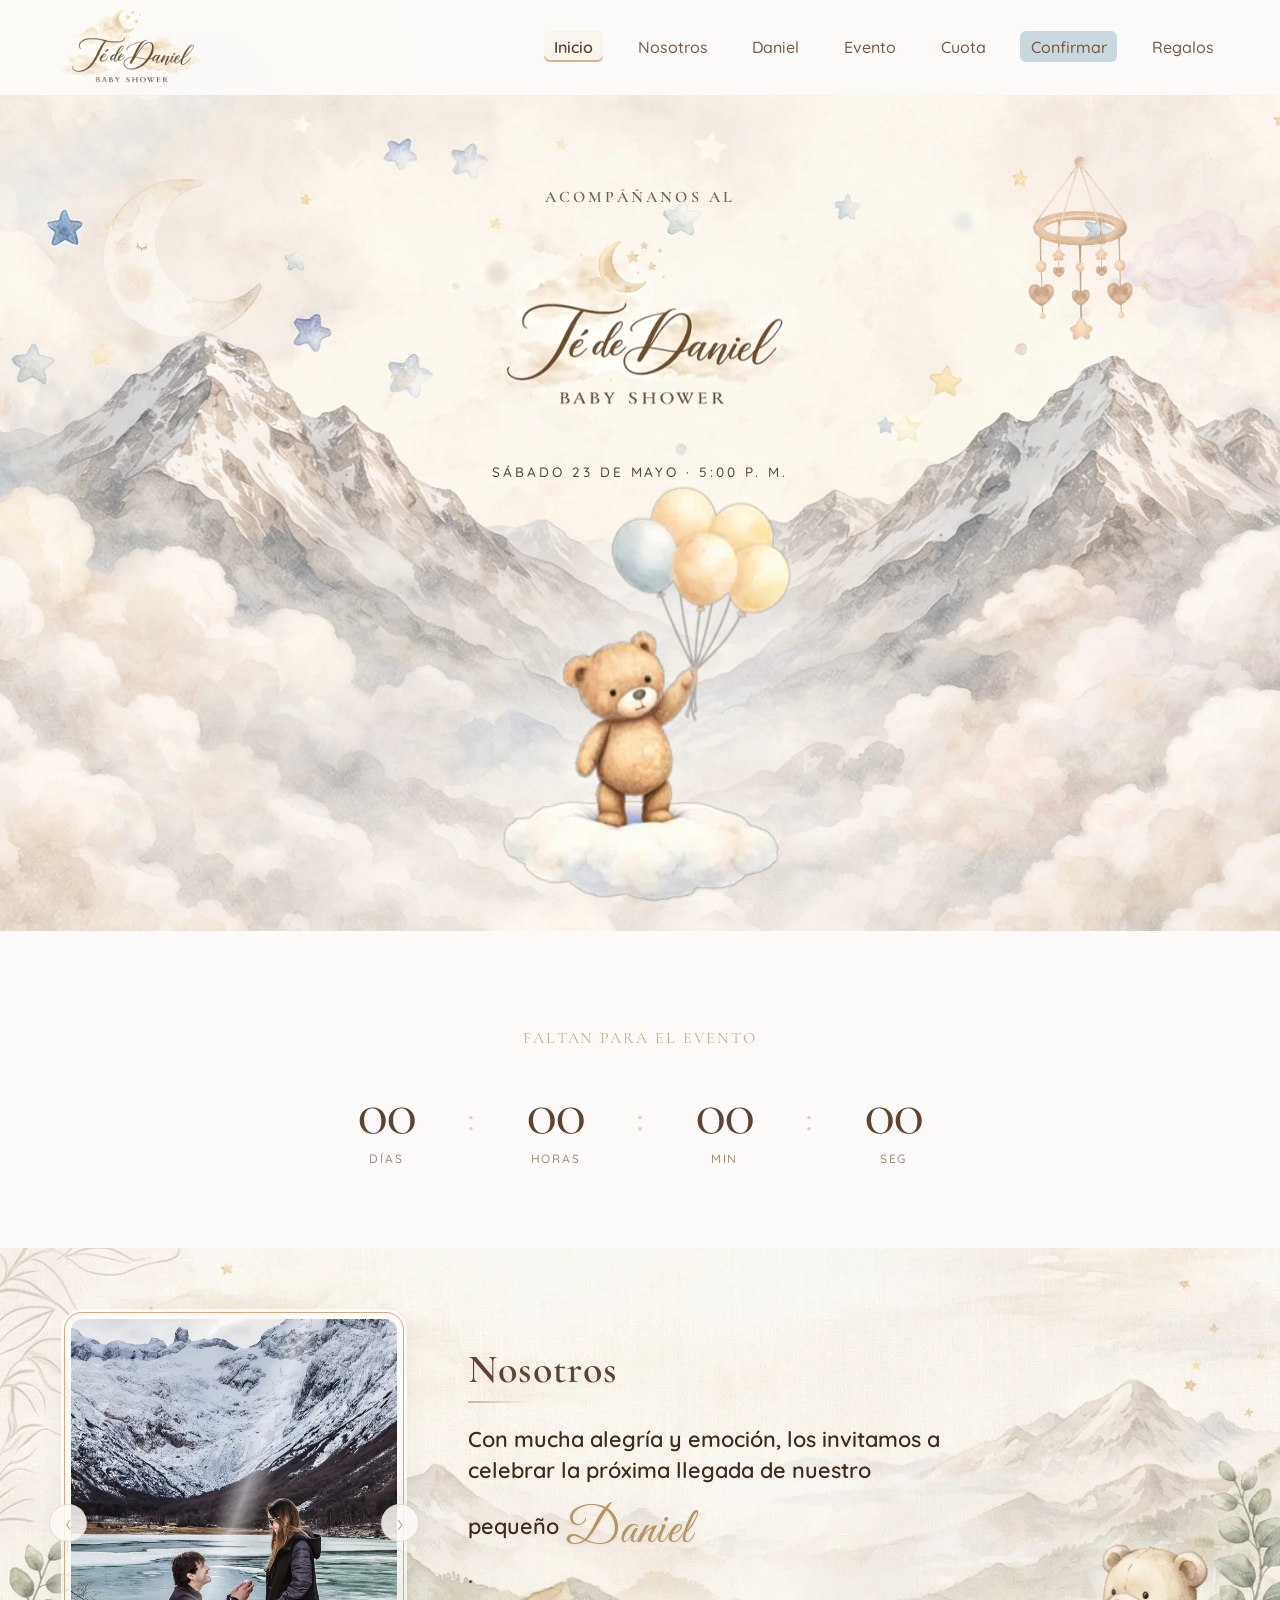
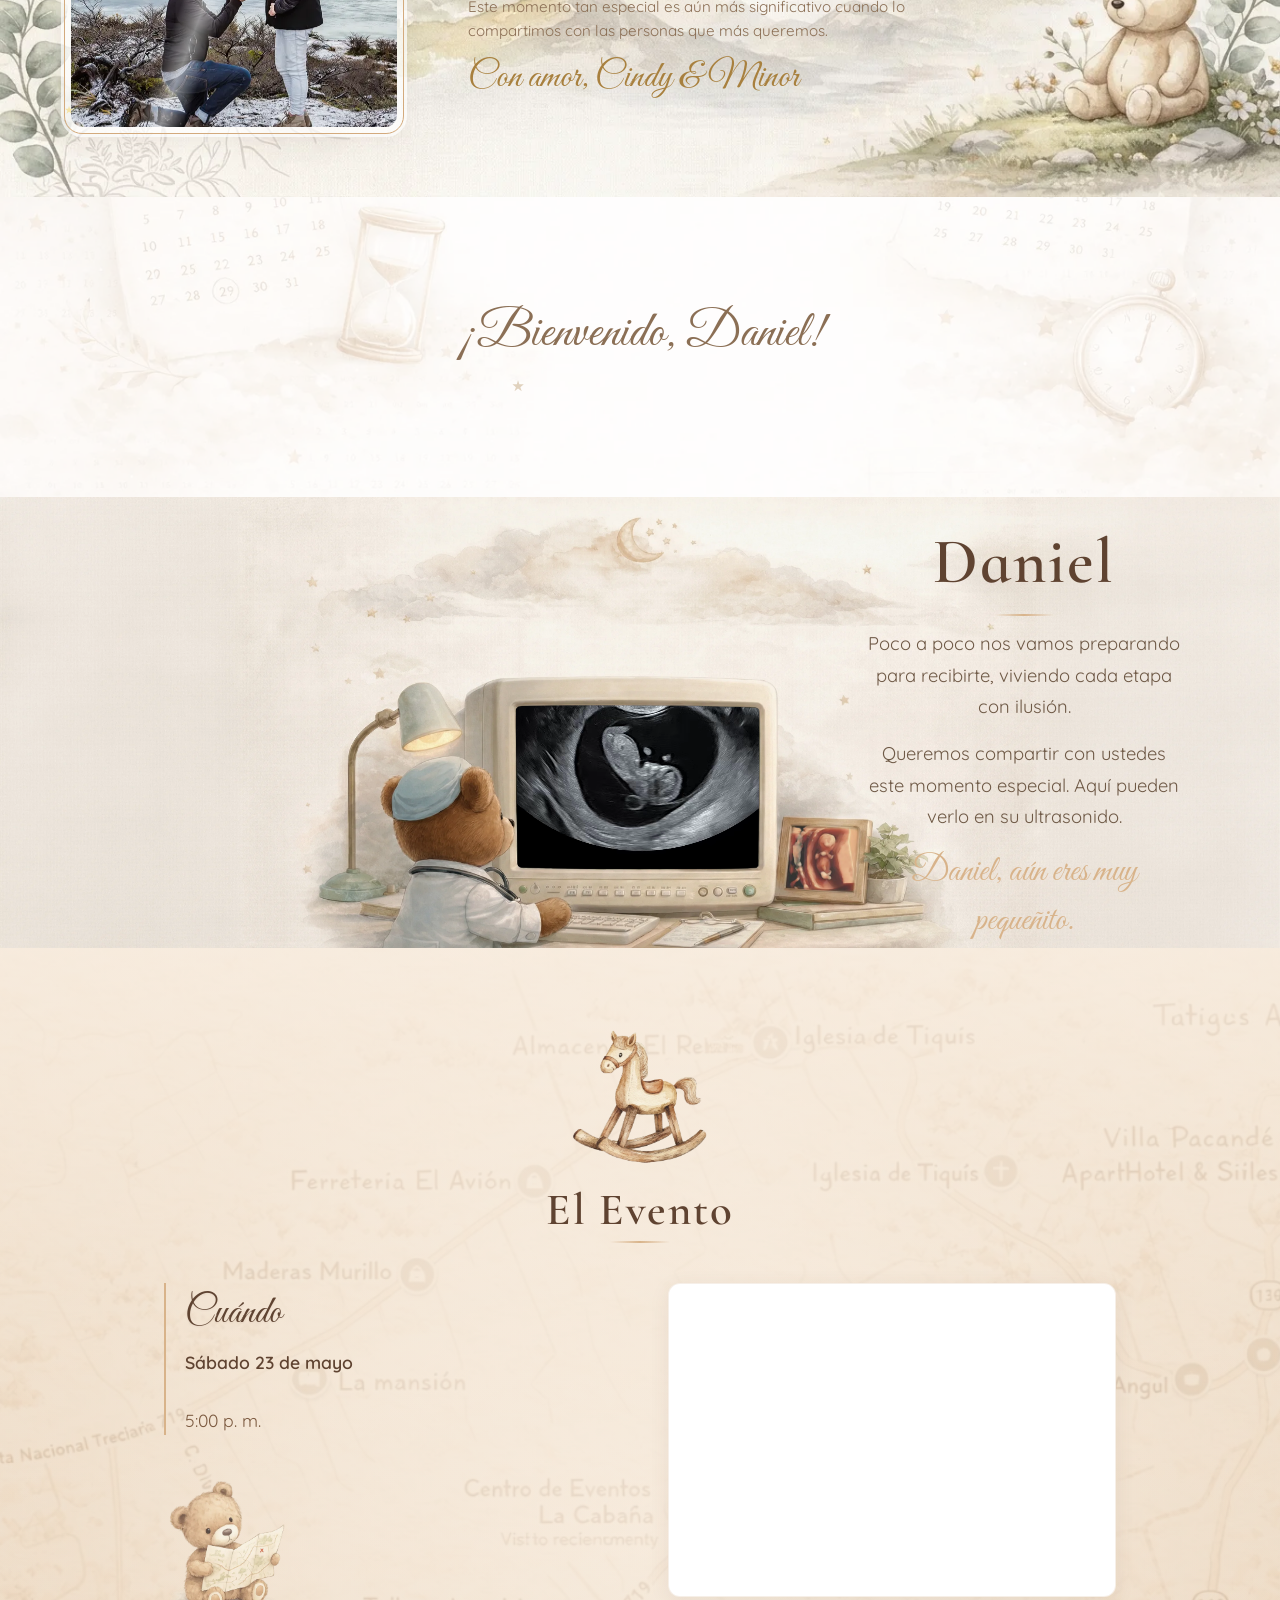
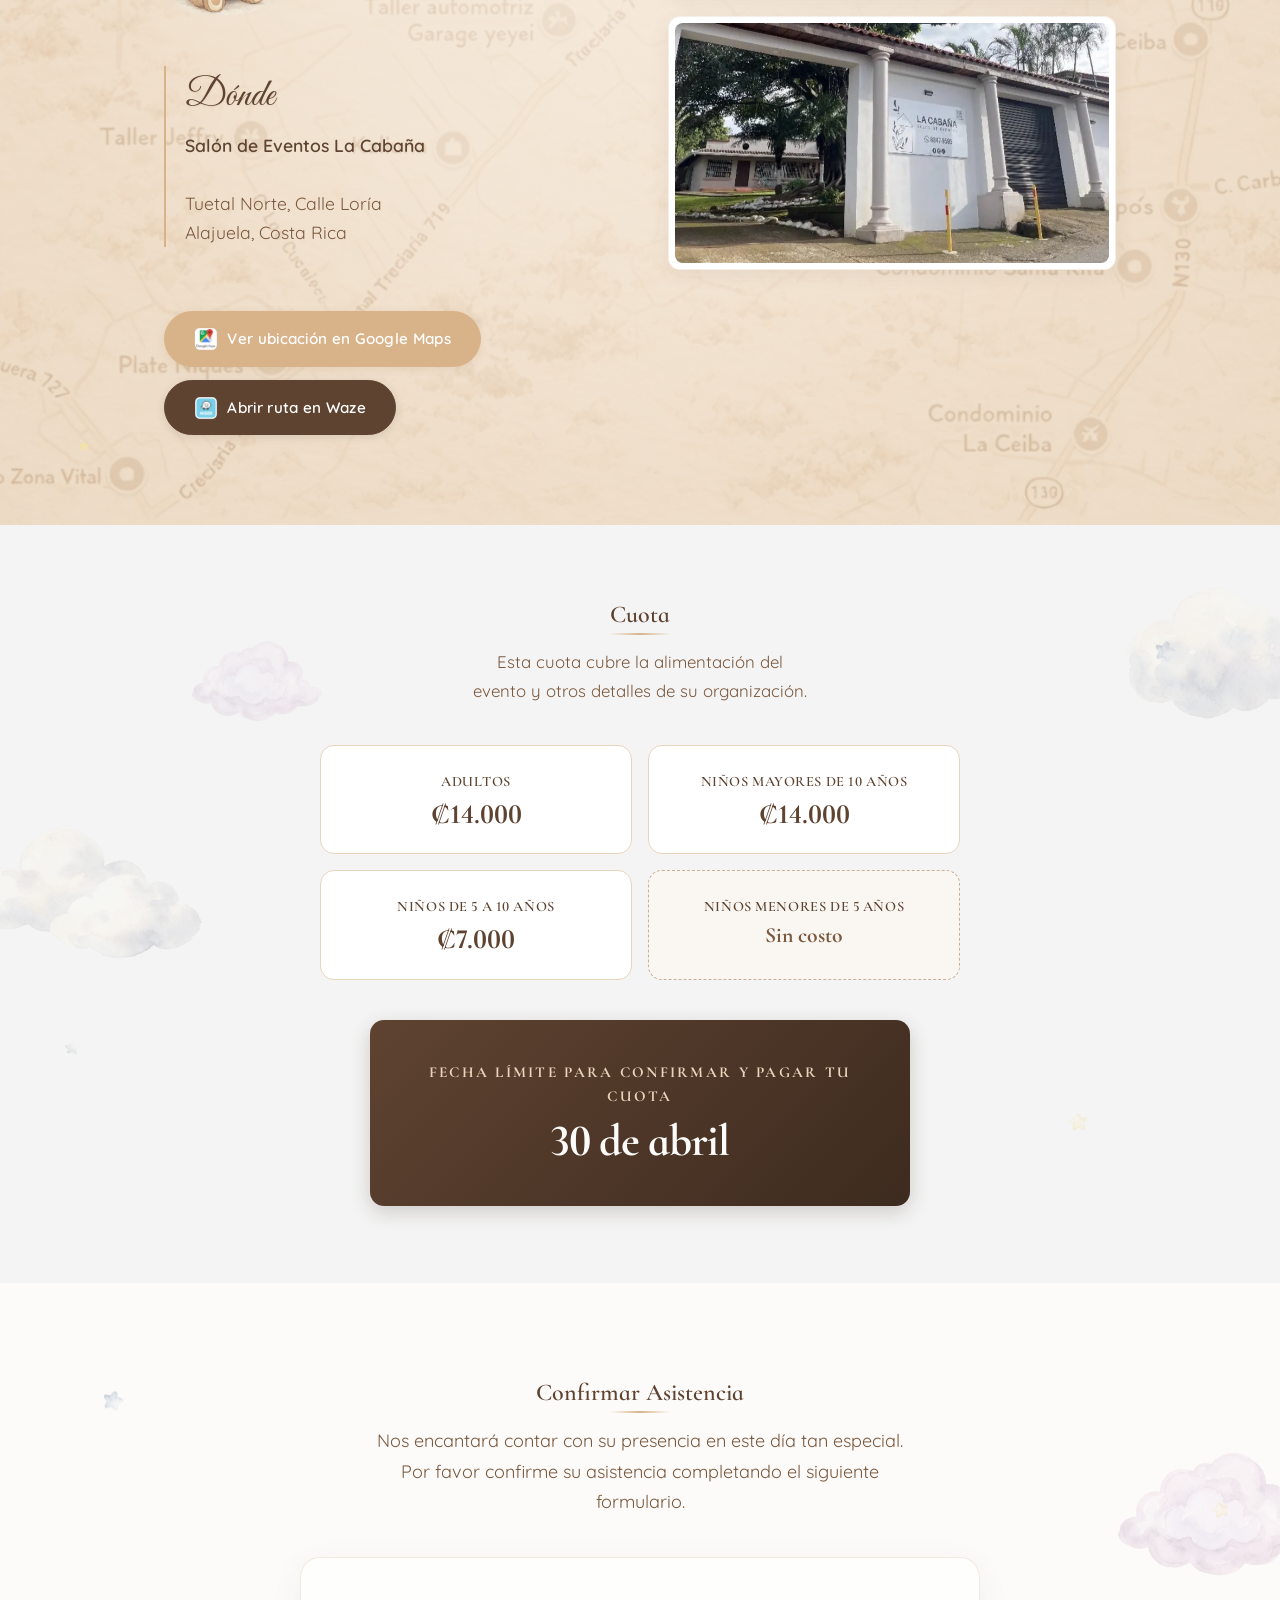
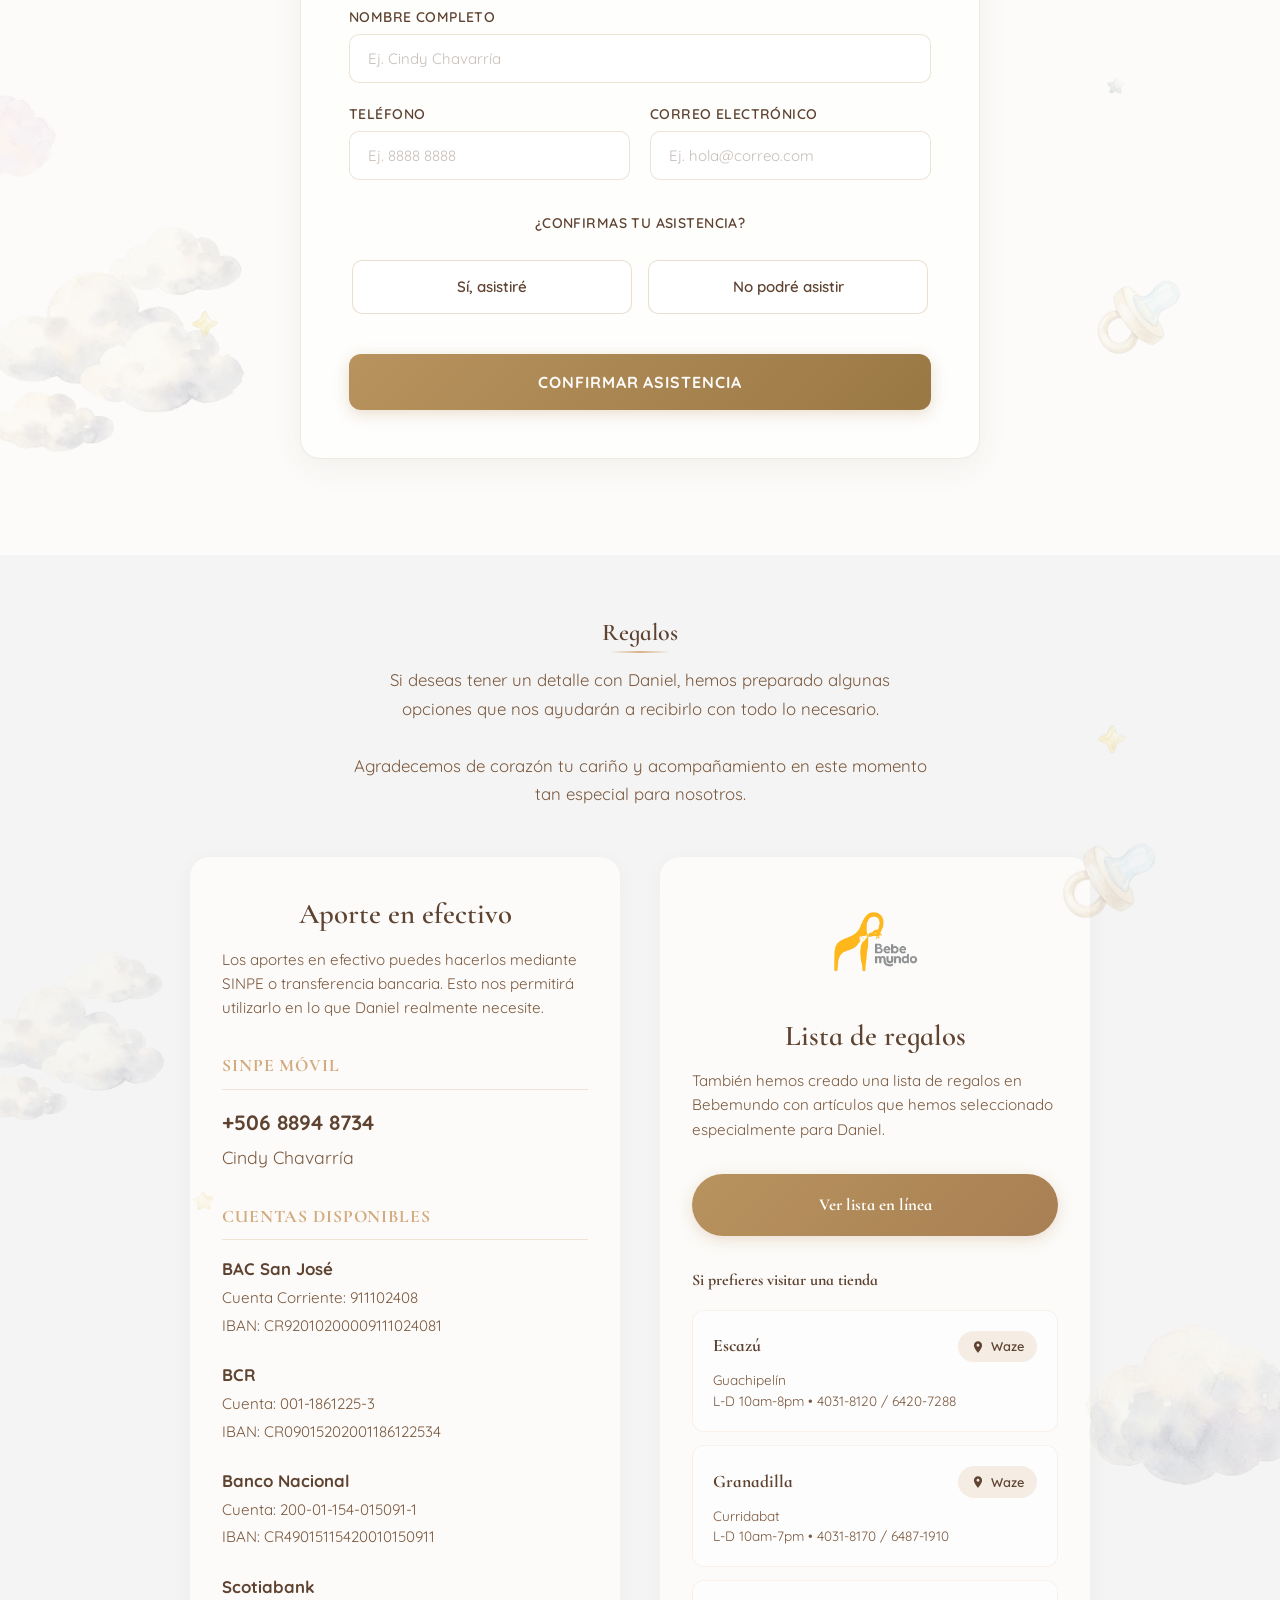
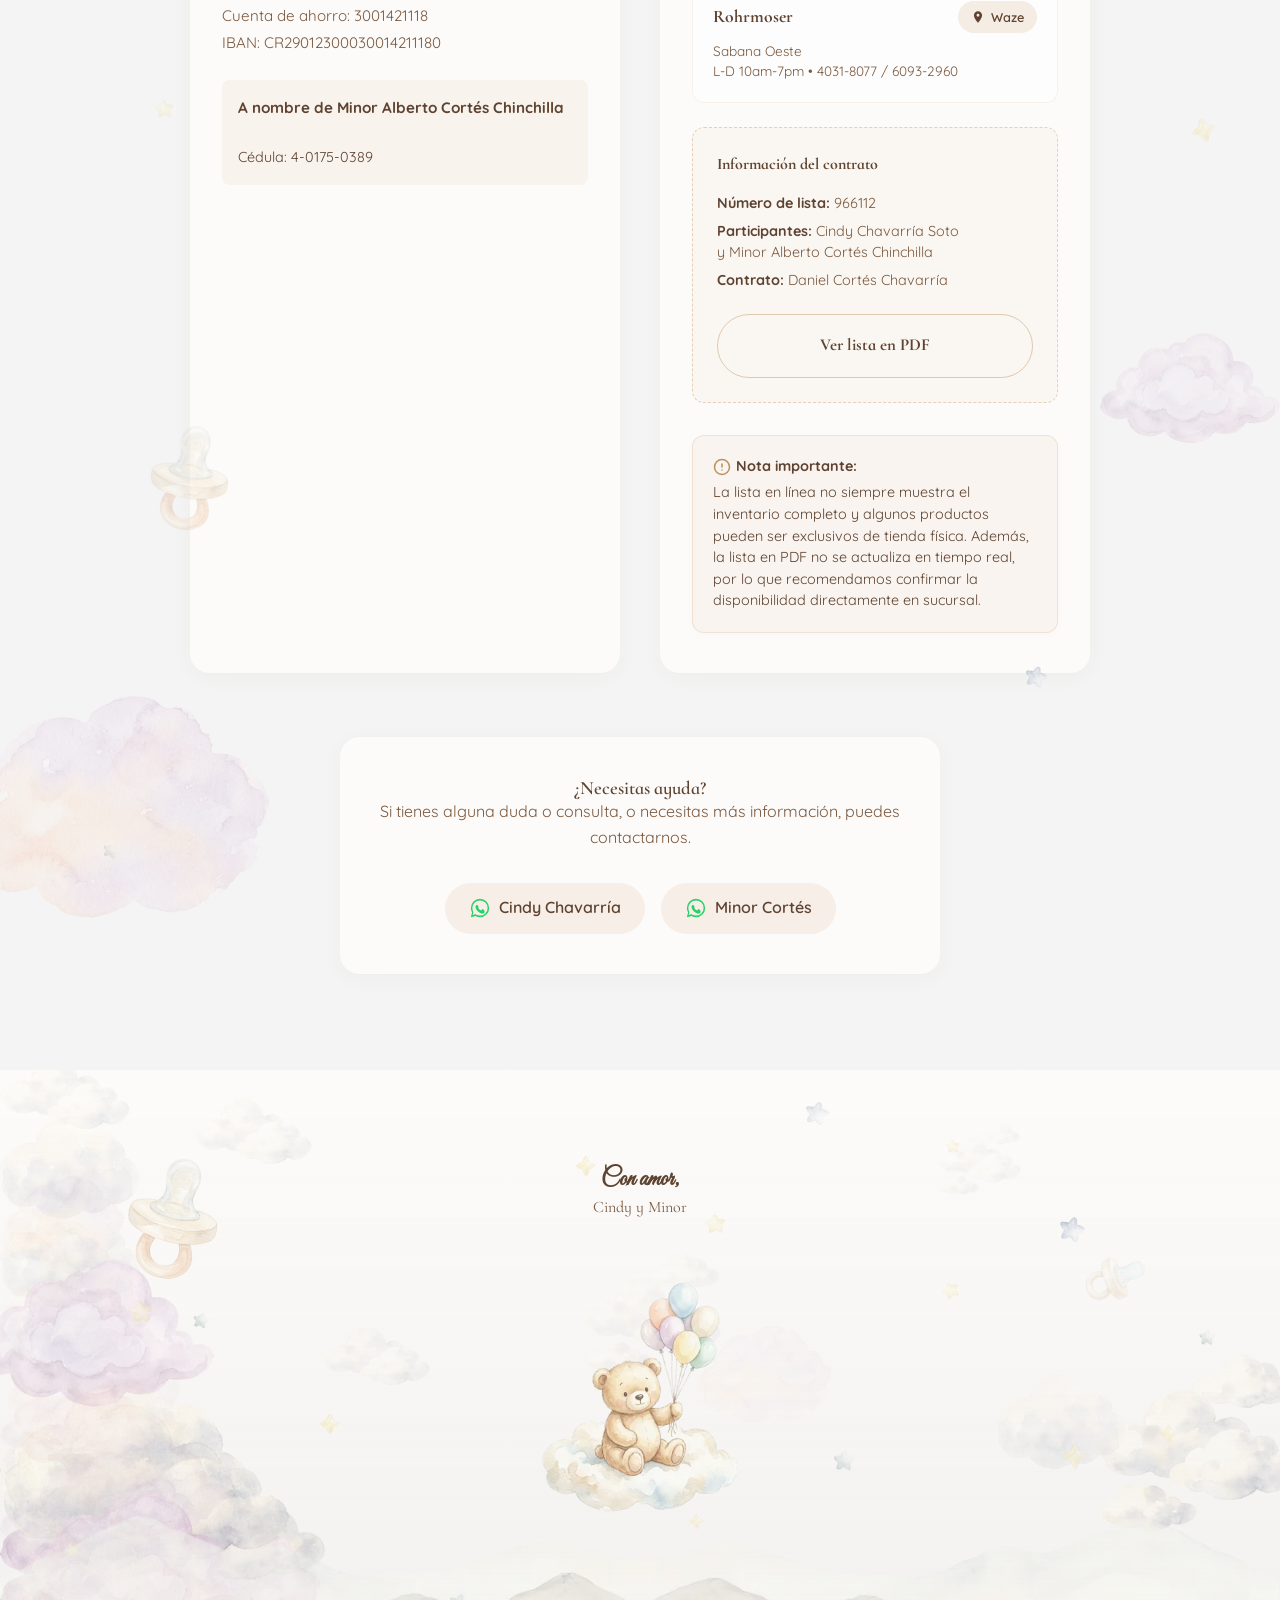
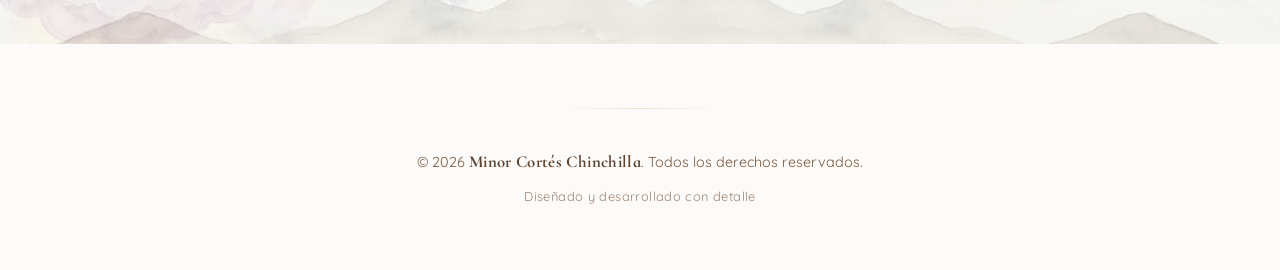
<file: index.html>
<!DOCTYPE html>
<html lang="es">
<head>
  <meta charset="UTF-8">
  <meta name="viewport" content="width=device-width, initial-scale=1.0">

  <!-- PRIVACIDAD: Bloqueo total de indexación, rastreo, imágenes y snippets -->
  <meta name="robots" content="noindex, nofollow, noarchive, noimageindex, nosnippet">
  <meta name="googlebot" content="noindex, nofollow, noarchive, noimageindex, nosnippet">

  <title>Té Daniel Baby Shower | Invitación</title>

  <!-- Open Graph -->
  <meta property="og:title" content="Té de Daniel - Baby Shower">
  <meta property="og:description" content="Acompáñanos a celebrar la llegada de Daniel. Sábado 23 de mayo · 5:00 p.m.">
  <meta property="og:image" content="https://tedaniel.minorcortes.com/assets/images/web/banner_open_graph.png">
  <meta property="og:url" content="https://tedaniel.minorcortes.com/">
  <meta property="og:type" content="website">
  <meta property="og:site_name" content="Té de Daniel">
  <meta property="og:locale" content="es_CR">

  <!-- WhatsApp / General Twitter Card -->
  <meta name="twitter:card" content="summary_large_image">
  <meta name="twitter:title" content="Té de Daniel - Baby Shower">
  <meta name="twitter:description" content="Acompáñanos a celebrar la llegada de Daniel. Sábado 23 de mayo · 5:00 p.m.">
  <meta name="twitter:image" content="https://tedaniel.minorcortes.com/assets/images/web/banner_open_graph.png">

  <!-- Favicons & App Icons -->
  <link rel="icon" type="image/png" sizes="32x32" href="assets/images/web/favicon/favicon-32.png">
  <link rel="icon" type="image/png" sizes="16x16" href="assets/images/web/favicon/favicon-16.png">
  <link rel="apple-touch-icon" sizes="180x180" href="assets/images/web/favicon/apple-touch-icon.png">
  <meta name="theme-color" content="#FCFBF9">

  <!-- Preloads para el Fondo de "Nosotros" basado en Aspect Ratio -->
  <link rel="preload" href="assets/images/web/bg/fondo_nosotros_con_oso_9_16.webp" as="image" media="(max-width: 599px)">
  <link rel="preload" href="assets/images/web/bg/fondo_nosotros_con_oso.webp" as="image" media="(min-width: 1200px)">

  <!-- Google Fonts: Cormorant Infant (títulos), Great Vibes (acento), Quicksand (cuerpo) -->
  <link rel="preconnect" href="https://fonts.googleapis.com">
  <link rel="preconnect" href="https://fonts.gstatic.com" crossorigin>
  <link href="https://fonts.googleapis.com/css2?family=Cormorant+Infant:wght@400;600;700&family=Great+Vibes&family=Quicksand:wght@300;400;500;600&display=swap" rel="stylesheet">

  <link rel="stylesheet" href="css/styles.min.css">
</head>
<body>

  <!-- =========================================================================
       PRELOADER PREMIUM
       ========================================================================= -->
  <div id="premium-loader" class="premium-loader" aria-hidden="true">
    <div class="loader-content">
      <!-- Se usa el asset móvil optimizado cargado con ultra alta prioridad y sin lazy loading -->
      <img src="assets/images/web/mobile/horse-01.webp" alt="" class="loader-horse" aria-hidden="true" width="105" height="105" loading="eager" fetchpriority="high">
      <div class="loader-text-wrapper">
        <span class="loader-text">Cargando...</span>
        <span id="loader-percentage" class="loader-percentage">0%</span>
      </div>
      <div class="loader-bar-container">
        <div id="loader-bar-fill" class="loader-bar-fill"></div>
      </div>
    </div>
  </div>

  <!-- Capa 0: Textura base de acuarela (fijo, cubre toda la página) -->
  <div class="bg-texture" aria-hidden="true"></div>

  <!-- Sticky Navigation -->
  <header id="header" class="site-header">
    <nav class="site-nav" aria-label="Navegación principal">
      <a href="#hero" class="nav-brand">
        <img src="assets/images/web/logo/tedaniel_logo.webp" alt="Té de Daniel" class="header-logo" loading="eager">
      </a>

      <!-- Botón hamburguesa para menú móvil -->
      <button id="mobile-menu-btn" class="mobile-menu-btn" aria-label="Abrir menú" aria-expanded="false" aria-controls="nav-links">
        <span class="hamburger-icon" aria-hidden="true">
          <span></span>
          <span></span>
          <span></span>
        </span>
      </button>

      <ul id="nav-links" class="nav-links">
        <li><a href="#hero">Inicio</a></li>
        <li><a href="#nosotros">Nosotros</a></li>
        <li><a href="#daniel">Daniel</a></li>
        <li><a href="#evento">Evento</a></li>
        <li><a href="#cuota">Cuota</a></li>
        <li><a href="#confirmar" class="nav-btn-cta">Confirmar</a></li>
        <li><a href="#regalos">Regalos</a></li>
      </ul>
    </nav>
  </header>

  <!-- Main Content -->
  <main>
    <section id="hero" class="section-hero" aria-label="Bienvenida">

      <!-- NUEVO SISTEMA DE CAPAS DE FONDO -->
      <!-- Capa 0: Fondo base estático -->
      <div class="hero-layer hero-layer--base" aria-hidden="true"></div>

      <!-- Capa 1: Nubes en movimiento continuo -->
      <div class="hero-layer hero-layer--moving-clouds" aria-hidden="true"></div>

      <!-- Capa 2: Atmosférica de Fondo (Detrás de las montañas) -->
      <div class="hero-decor hero-decor--bg" aria-hidden="true">
        <img class="hero-asset hero-asset--cloud-1" src="assets/images/web/mobile/clouds-04.webp" alt="" aria-hidden="true" width="256" loading="eager">
        <img class="hero-asset hero-asset--cloud-2" src="assets/images/web/mobile/clouds-02.webp" alt="" aria-hidden="true" width="256" loading="eager">
        <img class="hero-asset hero-asset--cloud-3" src="assets/images/web/mobile/clouds-05.webp" alt="" aria-hidden="true" width="256" loading="eager">
        <img class="hero-asset hero-asset--cloud-4" src="assets/images/web/mobile/clouds-03.webp" alt="" aria-hidden="true" width="256" loading="eager">
        <img class="hero-asset hero-asset--cloud-5" src="assets/images/web/mobile/clouds-06.webp" alt="" aria-hidden="true" width="256" loading="eager">
        <img class="hero-asset hero-asset--cloud-6" src="assets/images/web/mobile/clouds-07.webp" alt="" aria-hidden="true" width="256" loading="eager">
        
        <!-- Partículas atmosféricas suaves -->
        <div class="particle particle--1" aria-hidden="true"></div>
        <div class="particle particle--2" aria-hidden="true"></div>
        <div class="particle particle--3" aria-hidden="true"></div>
        <div class="particle particle--4" aria-hidden="true"></div>
        <div class="particle particle--5" aria-hidden="true"></div>
        <div class="particle particle--6" aria-hidden="true"></div>
        <div class="particle particle--7" aria-hidden="true"></div>
        <div class="particle particle--8" aria-hidden="true"></div>
        <div class="particle particle--9" aria-hidden="true"></div>
        <div class="particle particle--10" aria-hidden="true"></div>
        <div class="glint glint--1" aria-hidden="true"></div>
        <div class="glint glint--2" aria-hidden="true"></div>
        <div class="glint glint--3" aria-hidden="true"></div>
        <div class="glint glint--4" aria-hidden="true"></div>
        <div class="glint glint--5" aria-hidden="true"></div>
        <div class="glint glint--6" aria-hidden="true"></div>

        <!-- Estrellas acuarela (Remplazan a los SVG) -->
        <img class="hero-asset hero-asset--star hero-asset--star-1" src="assets/images/web/mobile/stars-03.webp" alt="" aria-hidden="true" loading="eager">
        <img class="hero-asset hero-asset--star hero-asset--star-2" src="assets/images/web/mobile/stars-04.webp" alt="" aria-hidden="true" loading="eager">
        <img class="hero-asset hero-asset--star hero-asset--star-3" src="assets/images/web/mobile/stars-05.webp" alt="" aria-hidden="true" loading="eager">
        <img class="hero-asset hero-asset--star hero-asset--star-4" src="assets/images/web/mobile/stars-03.webp" alt="" aria-hidden="true" loading="eager">
        <img class="hero-asset hero-asset--star hero-asset--star-5" src="assets/images/web/mobile/stars-05.webp" alt="" aria-hidden="true" loading="eager">
        <img class="hero-asset hero-asset--star hero-asset--star-6" src="assets/images/web/mobile/stars-04.webp" alt="" aria-hidden="true" loading="eager">
        <img class="hero-asset hero-asset--star hero-asset--star-7" src="assets/images/web/mobile/stars-03.webp" alt="" aria-hidden="true" loading="eager">
        <img class="hero-asset hero-asset--star hero-asset--star-8" src="assets/images/web/mobile/stars-05.webp" alt="" aria-hidden="true" loading="eager">
        <img class="hero-asset hero-asset--star hero-asset--star-9" src="assets/images/web/mobile/stars-04.webp" alt="" aria-hidden="true" loading="lazy">
        <img class="hero-asset hero-asset--star hero-asset--star-10" src="assets/images/web/mobile/stars-05.webp" alt="" aria-hidden="true" loading="lazy">
        <img class="hero-asset hero-asset--star hero-asset--star-11" src="assets/images/web/mobile/stars-03.webp" alt="" aria-hidden="true" loading="lazy">
        <img class="hero-asset hero-asset--star hero-asset--star-12" src="assets/images/web/mobile/stars-04.webp" alt="" aria-hidden="true" loading="lazy">
        <img class="hero-asset hero-asset--star hero-asset--star-13" src="assets/images/web/mobile/stars-05.webp" alt="" aria-hidden="true" loading="lazy">
        <img class="hero-asset hero-asset--star hero-asset--star-14" src="assets/images/web/mobile/stars-03.webp" alt="" aria-hidden="true" loading="lazy">
        <img class="hero-asset hero-asset--star hero-asset--star-15" src="assets/images/web/mobile/stars-04.webp" alt="" aria-hidden="true" loading="lazy">
        <img class="hero-asset hero-asset--star hero-asset--star-16" src="assets/images/web/mobile/stars-05.webp" alt="" aria-hidden="true" loading="lazy">

        <!-- Nubes solitarias de apoyo -->
        <img class="hero-asset hero-asset--cloud-7" src="assets/images/web/mobile/clouds-05.webp" alt="" aria-hidden="true" loading="lazy">
        <img class="hero-asset hero-asset--cloud-8" src="assets/images/web/mobile/clouds-03.webp" alt="" aria-hidden="true" loading="lazy">
        <img class="hero-asset hero-asset--cloud-9" src="assets/images/web/mobile/clouds-07.webp" alt="" aria-hidden="true" loading="lazy">
      </div>

      <!-- Capa 3: Montañas frontales -->
      <div class="hero-layer hero-layer--mountains" aria-hidden="true"></div>

      <!-- Capa 4: Frente Interactivo / Elementos principales -->
      <div class="hero-decor hero-decor--fg" aria-hidden="true">
        <img class="hero-asset hero-asset--moon"
             src="assets/images/web/mobile/moon-01.webp"
             srcset="assets/images/web/mobile/moon-01.webp 128w,
                     assets/images/web/tablet/moon-01.webp 256w,
                     assets/images/web/desktop/moon-01.webp 256w"
             sizes="(max-width: 767px) 80px,
                    (max-width: 1279px) 112px,
                    160px"
             alt="" width="256" height="256"
             loading="eager" decoding="async">
        <img class="hero-asset hero-asset--movil"
             src="assets/images/web/mobile/movil-01.webp"
             srcset="assets/images/web/mobile/movil-01.webp 256w,
                     assets/images/web/tablet/movil-01.webp 384w,
                     assets/images/web/desktop/movil-01.webp 512w"
             sizes="(max-width: 767px) 80px,
                    (max-width: 1279px) 112px,
                    160px"
             alt="" width="256" height="290"
             loading="eager" decoding="async">

        <!-- Avión Atmosférico del Hero -->
        <div class="hero-avion-wrapper" aria-hidden="true">
          <div class="hero-avion-flight-path">
            <div class="hero-avion-bobbing">
              <picture>
                <source media="(min-width: 768px)" srcset="assets/images/web/decor/desktop/oso_avion_800.webp">
                <img src="assets/images/web/decor/mobile/oso_avion_400.webp" alt="" loading="lazy" decoding="async">
              </picture>
            </div>
          </div>
        </div>

        <!-- Nubes atmosféricas detrás del oso — base visual y profundidad -->
        <img class="hero-asset hero-asset--cloud-bear-1" src="assets/images/web/mobile/clouds-04.webp" alt="" aria-hidden="true" loading="lazy">
        <img class="hero-asset hero-asset--cloud-bear-2" src="assets/images/web/mobile/clouds-06.webp" alt="" aria-hidden="true" loading="lazy">
        <img class="hero-asset hero-asset--cloud-bear-3" src="assets/images/web/mobile/clouds-02.webp" alt="" aria-hidden="true" loading="lazy">
        <img class="hero-asset hero-asset--cloud-bear-4" src="assets/images/web/mobile/clouds-03.webp" alt="" aria-hidden="true" loading="lazy">
        <img class="hero-asset hero-asset--cloud-bear-5" src="assets/images/web/mobile/clouds-07.webp" alt="" aria-hidden="true" loading="lazy">

        <picture class="hero-asset hero-asset--bear" aria-hidden="true">
          <!-- prefers-reduced-motion: fallback estático -->
          <source media="(prefers-reduced-motion: reduce) and (min-width: 1280px)"
                  srcset="assets/images/web/desktop/bear-02.webp">
          <source media="(prefers-reduced-motion: reduce) and (min-width: 768px)"
                  srcset="assets/images/web/tablet/bear-02.webp">
          <source media="(prefers-reduced-motion: reduce)"
                  srcset="assets/images/web/mobile/bear-02.webp">
          <!-- Normal: oso animado responsive -->
          <source media="(min-width: 1280px)"
                  srcset="assets/images/web/desktop/bear-animated.webp">
          <source media="(min-width: 768px)"
                  srcset="assets/images/web/tablet/bear-animated.webp">
          <img src="assets/images/web/mobile/bear-animated.webp"
               alt="" width="240" height="281"
               loading="eager" decoding="async">
        </picture>
      </div>

      <!-- Capa 2: Contenido principal (Animación pura de CSS en carga, ignorada por Observer) -->
      <div class="hero-content hero-reveal">
        <p class="hero-eyebrow font-display"><strong style="font-weight: 600;">Acompáñanos al</strong></p>
        <h1 class="hero-logo-container">
          <img src="assets/images/web/logo/tedaniel_logo.webp" alt="Té de Daniel Baby Shower" class="hero-main-logo" loading="eager">
        </h1>
        <p class="hero-date font-body">Sábado 23 de mayo &middot; 5:00 p. m.</p>
      </div>

      <!-- Indicador de scroll -->
      <div class="hero-scroll-cue" aria-hidden="true">
        <span class="scroll-arrow">⌄</span>
      </div>

      <!-- Estrellas decorativas -->
      <svg class="star star--xs star--hero-1" viewBox="0 0 24 24" aria-hidden="true"><path d="M12 2l2.4 7.2H22l-6 4.8 2.4 7.2L12 16.4l-6 4.8 2.4-7.2-6-4.8h7.6z" fill="currentColor"/></svg>
      <svg class="star star--sm star--hero-2" viewBox="0 0 24 24" aria-hidden="true"><path d="M12 2l2.4 7.2H22l-6 4.8 2.4 7.2L12 16.4l-6 4.8 2.4-7.2-6-4.8h7.6z" fill="currentColor"/></svg>

    </section>

    <!-- Puente Narrativo: Cuenta Regresiva -->
    <section id="countdown" class="countdown-section">
      <div class="container countdown-container reveal-fade-up delay-1">
        <p class="countdown-eyebrow">Faltan para el evento</p>
        <div class="countdown-timer" id="countdown-timer" data-target="2026-05-23T17:00:00-06:00">
          <div class="time-block">
            <span class="time-number" id="cd-days">00</span>
            <span class="time-label">DÍAS</span>
          </div>
          <div class="time-separator" aria-hidden="true">:</div>
          <div class="time-block">
            <span class="time-number" id="cd-hours">00</span>
            <span class="time-label">HORAS</span>
          </div>
          <div class="time-separator" aria-hidden="true">:</div>
          <div class="time-block">
            <span class="time-number" id="cd-mins">00</span>
            <span class="time-label">MIN</span>
          </div>
          <div class="time-separator" aria-hidden="true">:</div>
          <div class="time-block">
            <span class="time-number" id="cd-secs">00</span>
            <span class="time-label">SEG</span>
          </div>
        </div>
      </div>
    </section>

    <section id="nosotros" class="section-surface">
      <div class="container nosotros-layout">

        <!-- Foto de los padres -->
        <div class="nosotros-photo reveal-fade-up">
          <div class="foto-frame">
            <div class="foto-inner">
              <div class="photo-slider" id="nosotros-slider" aria-label="Fotos de Cindy y Minor">
                <img class="photo-slider__slide photo-slider__slide--active" src="assets/images/web/nosotros/slide-00.webp" alt="Cindy y Minor" loading="eager">
                <img class="photo-slider__slide" src="assets/images/web/nosotros/slide-01.webp" alt="" loading="lazy">
                <img class="photo-slider__slide" src="assets/images/web/nosotros/slide-02.webp" alt="" loading="lazy">
                <img class="photo-slider__slide" src="assets/images/web/nosotros/slide-03.webp" alt="" loading="lazy">
                <img class="photo-slider__slide" src="assets/images/web/nosotros/slide-04.webp" alt="" loading="lazy">
                <img class="photo-slider__slide" src="assets/images/web/nosotros/slide-05.webp" alt="" loading="lazy">
                <img class="photo-slider__slide" src="assets/images/web/nosotros/slide-06.webp" alt="" loading="lazy">
                <img class="photo-slider__slide" src="assets/images/web/nosotros/slide-07.webp" alt="" loading="lazy">
                <img class="photo-slider__slide" src="assets/images/web/nosotros/slide-08.webp" alt="" loading="lazy">
                <img class="photo-slider__slide" src="assets/images/web/nosotros/slide-09.webp" alt="" loading="lazy">
                <img class="photo-slider__slide" src="assets/images/web/nosotros/slide-10.webp" alt="" loading="lazy">
                <img class="photo-slider__slide" src="assets/images/web/nosotros/slide-11.webp" alt="" loading="lazy">
                <img class="photo-slider__slide" src="assets/images/web/nosotros/slide-12.webp" alt="" loading="lazy">
                <img class="photo-slider__slide" src="assets/images/web/nosotros/slide-13.webp" alt="" loading="lazy">
                <img class="photo-slider__slide" src="assets/images/web/nosotros/slide-14.webp" alt="" loading="lazy">
                <img class="photo-slider__slide" src="assets/images/web/nosotros/slide-15.webp" alt="" loading="lazy">
              </div>
            </div>
            <button class="slider-arrow prev" aria-label="Anterior foto">‹</button>
            <button class="slider-arrow next" aria-label="Siguiente foto">›</button>
          </div>
        </div>

        <!-- Mensaje de bienvenida -->
        <div class="nosotros-text">
          <h2 class="nosotros-title font-display reveal-fade-up delay-1">Nosotros</h2>
          <div class="section-divider reveal-fade-up delay-1" aria-hidden="true"></div>
          
          <p class="nosotros-highlight reveal-fade-up delay-2">
            Con mucha alegría y emoción, los invitamos a celebrar la próxima llegada de nuestro <span class="nowrap-desktop">pequeño <span class="highlight-name">Daniel</span></span>.
          </p>
          
          <p class="nosotros-message reveal-fade-up delay-3">
            Este momento tan especial es aún más significativo cuando lo compartimos con las personas que más queremos.
          </p>
          
          <p class="nosotros-signature reveal-fade-up delay-3">
            Con amor, Cindy & Minor
          </p>
        </div>

      </div>

      <!-- Estrellas decorativas -->
      <svg class="star star--sm star--nos-1" viewBox="0 0 24 24" aria-hidden="true"><path d="M12 2l2.4 7.2H22l-6 4.8 2.4 7.2L12 16.4l-6 4.8 2.4-7.2-6-4.8h7.6z" fill="currentColor"/></svg>
      <svg class="star star--xs star--nos-2" viewBox="0 0 24 24" aria-hidden="true"><path d="M12 2l2.4 7.2H22l-6 4.8 2.4 7.2L12 16.4l-6 4.8 2.4-7.2-6-4.8h7.6z" fill="currentColor"/></svg>
    </section>

    <!-- Cuenta regresiva nacimiento Daniel -->
    <section id="birth-countdown" class="birth-countdown-section reveal-fade-up">
      <div class="birth-countdown-container">
        <p class="birth-countdown-eyebrow font-body">Faltan</p>
        <div class="birth-countdown-numbers font-display">
          <span class="count-weeks" id="birth-weeks">0</span><span class="birth-countdown-unit" id="birth-weeks-unit">semanas</span>
          <span class="birth-countdown-sep">y</span>
          <span class="count-days" id="birth-days">0</span><span class="birth-countdown-unit" id="birth-days-unit">días</span>
        </div>
        <p class="birth-countdown-message">para que conozcamos a Daniel</p>
      </div>
      <!-- Estrellas decorativas leves -->
      <svg class="star star--sm star--bc-1" viewBox="0 0 24 24" aria-hidden="true"><path d="M12 2l2.4 7.2H22l-6 4.8 2.4 7.2L12 16.4l-6 4.8 2.4-7.2-6-4.8h7.6z" fill="currentColor"/></svg>
    </section>

    <section id="daniel" class="daniel-section daniel-section--full">

      <!-- Texto superpuesto -->
      <div class="daniel-overlay-text reveal-fade-up">
        <h2 class="daniel-title font-display">Daniel</h2>
        <div class="section-divider" aria-hidden="true"></div>

        <p class="daniel-body font-body">
          Poco a poco nos vamos preparando para recibirte, viviendo cada etapa con ilusión.
        </p>

        <p class="daniel-body font-body">
          Queremos compartir con ustedes este momento especial.
          Aquí pueden verlo en su ultrasonido.
        </p>

        <p class="daniel-punchline font-script">
          Daniel, aún eres muy pequeñito.
        </p>
      </div>

      <!-- Imagen + video -->
      <div class="daniel-visual">
        <div class="daniel-monitor__wrapper">

          <video class="daniel-monitor__video"
                 autoplay loop muted playsinline
                 poster="assets/images/web/daniel/ultrasonido_poster.jpg">
            <source src="assets/images/web/daniel/daniel_ultrasonido.webm" type="video/webm">
            <source src="assets/images/web/daniel/daniel_ultrasonido.mp4" type="video/mp4">
          </video>

          <picture>
            <source media="(max-width: 1199px)"
                    srcset="assets/images/web/daniel/daniel_overlay_expanded_top.webp"
                    type="image/webp">
            <img class="daniel-monitor__overlay"
                 src="assets/images/web/daniel/daniel_overlay_expanded.webp"
                 alt="Oso doctor revisando ultrasonido de Daniel"
                 loading="lazy" decoding="async"
                 width="4356" height="1536">
          </picture>

        </div>
      </div>

    </section>

    <section id="evento" class="section-accent">
      <div class="container evt-container">

        <!-- 1. Caballito animado centrado arriba -->
        <div class="evt-horse-wrapper reveal-fade-up">
          <img class="decor--evento-top"
               src="assets/images/web/mobile/horse-01.webp"
               srcset="assets/images/web/mobile/horse-01.webp 256w,
                       assets/images/web/tablet/horse-01.webp 384w,
                       assets/images/web/desktop/horse-01.webp 512w"
               sizes="(max-width: 767px) 100px,
                      (max-width: 1279px) 140px,
                      180px"
               alt="" aria-hidden="true"
               width="256" height="256"
               loading="lazy" decoding="async">
        </div>

        <!-- 2. Título -->
        <h2 class="font-display evt-title reveal-fade-up">El Evento</h2>
        <div class="section-divider reveal-fade-up delay-1" aria-hidden="true"></div>

        <!-- Bear móvil/tablet: centrado, visible solo en <992px -->
        <div class="evt-oso-wrap evt-oso-wrap--mobile" aria-hidden="true">
          <img src="assets/images/web/desktop/oso_mapa_seccion_evento.webp" class="evt-oso-decor" alt="" loading="lazy" decoding="async">
        </div>

        <!-- 3. Grid: Info + Visuales -->
        <div class="evt-grid reveal-fade-up delay-1">

          <!-- Columna izquierda: Información del evento -->
          <div class="evt-info">
            <div class="evt-block">
              <p class="evt-label font-script">Cuándo</p>
              <p class="evt-value"><strong>Sábado 23 de mayo</strong><br>5:00 p. m.</p>
            </div>

            <!-- Bear desktop: visible solo en ≥992px (entre Cuándo y Dónde) -->
            <div class="evt-oso-wrap evt-oso-wrap--desktop" aria-hidden="true">
              <img src="assets/images/web/desktop/oso_mapa_seccion_evento.webp" class="evt-oso-decor" alt="" loading="lazy" decoding="async">
            </div>

            <div class="evt-block">
              <p class="evt-label font-script">Dónde</p>
              <p class="evt-value"><strong>Salón de Eventos La Cabaña</strong><br>Tuetal Norte, Calle Loría<br>Alajuela, Costa Rica</p>
            </div>

            <!-- Botones de navegación -->
            <div class="evt-actions">
              <a href="https://www.google.co.cr/maps/place/Centro+de+Eventos+La+Caba%C3%B1a/@10.0426578,-84.221546,17z/data=!3m1!4b1!4m6!3m5!1s0x8fa0f7a7fc00d109:0xcdf87294fcfafeee!8m2!3d10.0426525!4d-84.2189711!16s%2Fg%2F11w5bj2kb0?entry=ttu"
                 target="_blank" rel="noopener" class="evt-btn evt-btn--maps">
                <img class="evt-btn-logo" src="assets/images/web/logo/logo_google_maps.webp" alt="" aria-hidden="true" width="24" height="24">
                Ver ubicación en Google Maps
              </a>
              <a href="https://waze.com/ul/hd1u15s1u3"
                 target="_blank" rel="noopener" class="evt-btn evt-btn--waze">
                <img class="evt-btn-logo" src="assets/images/web/logo/logo_waze.webp" alt="" aria-hidden="true" width="24" height="24">
                Abrir ruta en Waze
              </a>
            </div>
          </div>

          <!-- Columna derecha: Mapa + Foto -->
          <div class="evt-visuals">
            <div class="evt-map">
              <iframe
                src="https://www.google.com/maps?q=10.04266449046373,-84.21896579822014&z=16&output=embed"
                width="100%"
                height="300"
                style="border:0;"
                loading="lazy"
                referrerpolicy="no-referrer-when-downgrade"
                title="Ubicación Salón de Eventos La Cabaña">
              </iframe>
            </div>
            <div class="evt-photo-wrapper">
              <img src="assets/images/web/desktop/foto_entrada_la_cabana.webp"
                   alt="Entrada del Salón de Eventos La Cabaña"
                   class="evt-photo" loading="lazy" decoding="async">
            </div>
          </div>

        </div>
      </div>

      <!-- Estrellas decorativas -->
      <svg class="star star--sm star--evt-1" viewBox="0 0 24 24" aria-hidden="true"><path d="M12 2l2.4 7.2H22l-6 4.8 2.4 7.2L12 16.4l-6 4.8 2.4-7.2-6-4.8h7.6z" fill="currentColor"/></svg>
      <svg class="star star--xs star--evt-2" viewBox="0 0 24 24" aria-hidden="true"><path d="M12 2l2.4 7.2H22l-6 4.8 2.4 7.2L12 16.4l-6 4.8 2.4-7.2-6-4.8h7.6z" fill="currentColor"/></svg>

    </section>

    <section id="cuota" class="section-default">
      <div class="container">
        <h2 class="font-display reveal-fade-up text-center">Cuota</h2>
        <div class="section-divider reveal-fade-up"></div>
        <p class="costos-intro reveal-fade-up text-center">
          Esta cuota cubre la alimentación del evento y otros detalles de su organización.
        </p>

        <div class="costos-grid reveal-fade-up">
          <div class="costo-card">
            <span class="costo-category">Adultos</span>
            <span class="costo-amount">₡14.000</span>
          </div>
          <div class="costo-card">
            <span class="costo-category">Niños mayores de 10 años</span>
            <span class="costo-amount">₡14.000</span>
          </div>
          <div class="costo-card">
            <span class="costo-category">Niños de 5 a 10 años</span>
            <span class="costo-amount">₡7.000</span>
          </div>
          <div class="costo-card costo-card--free">
            <span class="costo-category">Niños menores de 5 años</span>
            <span class="costo-amount">Sin costo</span>
          </div>
        </div>

        <div class="costos-deadline reveal-fade-up">
          <div class="deadline-text">
            <span class="deadline-label">Fecha límite para confirmar y pagar tu cuota</span>
            <span class="deadline-date font-display">30 de abril</span>
          </div>
        </div>
      </div>

      <!-- Sistema Decorativo Cuota (Reforzado) -->
      <img class="decor decor-cuota-nube-izq"
           src="assets/images/web/decor/desktop/clouds-03.webp"
           srcset="assets/images/web/decor/mobile/clouds-03.webp 300w,
                   assets/images/web/decor/tablet/clouds-03.webp 500w,
                   assets/images/web/decor/desktop/clouds-03.webp 800w"
           sizes="(max-width: 479px) 120px, (max-width: 991px) 140px, 240px"
           alt="" aria-hidden="true" loading="lazy" decoding="async">
           
      <img class="decor decor-cuota-nube-der"
           src="assets/images/web/decor/desktop/clouds-04.webp"
           srcset="assets/images/web/decor/mobile/clouds-04.webp 300w,
                   assets/images/web/decor/tablet/clouds-04.webp 500w,
                   assets/images/web/decor/desktop/clouds-04.webp 800w"
           sizes="(max-width: 479px) 100px, (max-width: 991px) 110px, 180px"
           alt="" aria-hidden="true" loading="lazy" decoding="async">

      <img class="decor decor-cuota-nube-sup"
           src="assets/images/web/decor/desktop/clouds-05.webp"
           srcset="assets/images/web/decor/mobile/clouds-05.webp 300w,
                   assets/images/web/decor/tablet/clouds-05.webp 500w,
                   assets/images/web/decor/desktop/clouds-05.webp 800w"
           sizes="(max-width: 479px) 100px, (max-width: 991px) 100px, 130px"
           alt="" aria-hidden="true" loading="lazy" decoding="async">
           
      <img class="decor decor-cuota-star-1" src="assets/images/web/decor/desktop/stars-02.webp" alt="" aria-hidden="true" loading="lazy" decoding="async">
      <img class="decor decor-cuota-star-2" src="assets/images/web/decor/desktop/stars-03.webp" alt="" aria-hidden="true" loading="lazy" decoding="async">
      <img class="decor decor-cuota-star-3" src="assets/images/web/decor/desktop/stars-04.webp" alt="" aria-hidden="true" loading="lazy" decoding="async">
      <img class="decor decor-cuota-star-4" src="assets/images/web/decor/desktop/stars-05.webp" alt="" aria-hidden="true" loading="lazy" decoding="async">
    </section>

    <section id="confirmar" class="section-surface rsvp-wrapper">
      <div class="container">
        <h2 class="font-display reveal-fade-up text-center">Confirmar Asistencia</h2>
        <div class="section-divider reveal-fade-up"></div>
        <p class="rsvp-intro reveal-fade-up text-center">
          Nos encantará contar con su presencia en este día tan especial.<br>
          Por favor confirme su asistencia completando el siguiente formulario.
        </p>

        <form id="rsvp-form" class="rsvp-form reveal-fade-up">
          <!-- HONEYPOT -->
          <div class="hidden-field" aria-hidden="true" style="display:none;">
            <label for="honeypot">No llenar esto</label>
            <input type="text" id="honeypot" name="honeypot" tabindex="-1" autocomplete="off">
          </div>
          <input type="hidden" id="timestamp" name="timestamp" value="">

          <!-- BÁSICOS -->
          <fieldset class="rsvp-fieldset">
            <div class="input-wrapper">
              <label for="name" class="label-title">Nombre completo</label>
              <input type="text" id="name" name="name" class="form-input" required placeholder="Ej. Cindy Chavarría">
            </div>
            <div class="input-row">
              <div class="input-wrapper">
                <label for="phone" class="label-title">Teléfono</label>
                <input type="tel" id="phone" name="phone" class="form-input" required placeholder="Ej. 8888 8888">
              </div>
              <div class="input-wrapper">
                <label for="email" class="label-title">Correo electrónico</label>
                <input type="email" id="email" name="email" class="form-input" required placeholder="Ej. hola@correo.com">
              </div>
            </div>
          </fieldset>

          <!-- ASISTENCIA -->
          <fieldset class="rsvp-fieldset">
            <label class="label-title text-center">¿Confirmas tu asistencia?</label>
            <div class="radio-group">
              <label class="radio-label">
                <input type="radio" name="attendance" value="yes" required>
                <span class="btn btn-outline btn-radio">Sí, asistiré</span>
              </label>
              <label class="radio-label">
                <input type="radio" name="attendance" value="no" required>
                <span class="btn btn-outline btn-radio">No podré asistir</span>
              </label>
            </div>
          </fieldset>

          <!-- CANTIDADES Y NOMBRES -->
          <div id="rsvp-quantities" class="rsvp-details hidden">
            <p class="label-title text-center">¿Quiénes asisten?</p>
            
            <div class="qty-section" data-cat="adults">
              <div class="qty-header">
                <div class="qty-info">
                  <span class="font-display">Adultos</span>
                  <span class="qty-price">₡14.000</span>
                </div>
                <div class="qty-controls">
                  <button type="button" class="btn-qty btn-minus" aria-label="Restar adulto">-</button>
                  <label for="qty-adults" class="sr-only">Cantidad de adultos</label>
                  <input type="number" id="qty-adults" name="adults_count" class="qty-input" min="0" max="8" value="0" readonly>
                  <button type="button" class="btn-qty btn-plus" aria-label="Sumar adulto">+</button>
                </div>
              </div>
              <div id="names-adults" class="names-container"></div>
            </div>

            <div class="qty-section" data-cat="kids_older">
              <div class="qty-header">
                <div class="qty-info">
                  <span class="font-display">Niños (Mayores de 10 años)</span>
                  <span class="qty-price">₡14.000 <small>(Plato completo)</small></span>
                </div>
                <div class="qty-controls">
                  <button type="button" class="btn-qty btn-minus" aria-label="Restar niño">-</button>
                  <label for="qty-kids-older" class="sr-only">Cantidad de niños mayores</label>
                  <input type="number" id="qty-kids-older" name="kids_older_count" class="qty-input" min="0" max="8" value="0" readonly>
                  <button type="button" class="btn-qty btn-plus" aria-label="Sumar niño">+</button>
                </div>
              </div>
              <div id="names-kids-older" class="names-container"></div>
            </div>

            <div class="qty-section" data-cat="kids_mid">
              <div class="qty-header">
                <div class="qty-info">
                  <span class="font-display">Niños (5 a 10 años)</span>
                  <span class="qty-price">₡7.000 <small>(Pagan 50%)</small></span>
                </div>
                <div class="qty-controls">
                  <button type="button" class="btn-qty btn-minus" aria-label="Restar niño">-</button>
                  <label for="qty-kids-mid" class="sr-only">Cantidad de niños 5 a 10</label>
                  <input type="number" id="qty-kids-mid" name="kids_mid_count" class="qty-input" min="0" max="8" value="0" readonly>
                  <button type="button" class="btn-qty btn-plus" aria-label="Sumar niño">+</button>
                </div>
              </div>
              <div id="names-kids-mid" class="names-container"></div>
            </div>

            <div class="qty-section" data-cat="kids_young">
              <div class="qty-header">
                <div class="qty-info">
                  <span class="font-display">Niños (Menores de 5)</span>
                  <span class="qty-price">Sin costo</span>
                </div>
                <div class="qty-controls">
                  <button type="button" class="btn-qty btn-minus" aria-label="Restar niño">-</button>
                  <label for="qty-kids-young" class="sr-only">Cantidad de niños menores</label>
                  <input type="number" id="qty-kids-young" name="kids_young_count" class="qty-input" min="0" max="8" value="0" readonly>
                  <button type="button" class="btn-qty btn-plus" aria-label="Sumar niño">+</button>
                </div>
              </div>
              <div id="names-kids-young" class="names-container"></div>
            </div>

            <div class="rsvp-total-bar">
              <span class="total-label font-display">Cuota total:</span>
              <span class="total-amount font-display" id="rsvp-total">₡0</span>
              <input type="hidden" id="total-hidden" name="total" value="0">
            </div>
          </div>

          <div class="rsvp-submit">
            <button type="submit" id="btn-submit" class="btn btn-primary form-btn-block">
              <span class="btn-text">Confirmar Asistencia</span>
              <span class="btn-loader hidden"><svg class="spinner" viewBox="0 0 50 50"><circle class="path" cx="25" cy="25" r="20" fill="none" stroke-width="5"></circle></svg></span>
            </button>
            <p id="rsvp-status" class="rsvp-status hidden"></p>

            <!-- BLOQUE IMPORTANTE PAGO (Visible via JS) -->
            <div id="rsvp-payment-note" class="rsvp-payment-note hidden">
              <h4 class="font-display">Importante</h4>
              <p class="payment-note-text">Por favor envíanos el comprobante de pago correspondiente al monto total según la cantidad de personas que asistirán.</p>
              <p class="whatsapp-prompt">Puedes enviarlo por WhatsApp a cualquiera de los siguientes contactos:</p>
              <div class="payment-whatsapp-buttons">
                <a href="https://wa.me/50688948734?text=Hola,%20ya%20complet%C3%A9%20el%20formulario%20del%20baby%20shower.%20Te%20env%C3%ADo%20el%20comprobante%20de%20pago." target="_blank" rel="noopener noreferrer" class="contacto-btn">
                  <svg viewBox="0 0 24 24" aria-hidden="true" width="20" height="20" fill="currentColor"><path d="M12.031 2.012A9.957 9.957 0 002.007 12a10.05 10.05 0 001.35 4.966L2 22l5.174-1.341A9.97 9.97 0 0012.031 22a9.965 9.965 0 009.962-10 9.965 9.965 0 00-9.962-9.988zm0 18.287c-1.558 0-3.093-.422-4.428-1.22l-.317-.188-3.295.854.873-3.18-.21-.334A8.254 8.254 0 013.714 12c0-4.576 3.738-8.3 8.318-8.3a8.217 8.217 0 018.27 8.288 8.25 8.25 0 01-8.27 8.311zm4.562-6.223c-.252-.125-1.488-.732-1.717-.816-.23-.083-.398-.125-.566.125-.168.25-.65 .816-.797.982-.147.166-.294.187-.546.062-1.123-.563-2.072-1.077-2.871-2.479-.084-.146.084-.125.325-.584.084-.167.042-.313-.021-.438-.063-.125-.566-1.354-.775-1.854-.204-.49-.413-.423-.566-.431h-.482c-.168 0-.441.063-.672.313-.23.25-.882.854-.882 2.083s.903 2.416 1.029 2.583c.125.167 1.777 2.75 4.306 3.833 1.5.646 2.096.71 2.846.594.514-.084 1.488-.604 1.698-1.188.21-.583.21-1.083.147-1.188-.062-.104-.23-.166-.482-.291z"/></svg>
                  <span>Cindy Chavarría</span>
                </a>
                <a href="https://wa.me/50683417236?text=Hola,%20ya%20complet%C3%A9%20el%20formulario%20del%20baby%20shower.%20Te%20env%C3%ADo%20el%20comprobante%20de%20pago." target="_blank" rel="noopener noreferrer" class="contacto-btn">
                  <svg viewBox="0 0 24 24" aria-hidden="true" width="20" height="20" fill="currentColor"><path d="M12.031 2.012A9.957 9.957 0 002.007 12a10.05 10.05 0 001.35 4.966L2 22l5.174-1.341A9.97 9.97 0 0012.031 22a9.965 9.965 0 009.962-10 9.965 9.965 0 00-9.962-9.988zm0 18.287c-1.558 0-3.093-.422-4.428-1.22l-.317-.188-3.295.854.873-3.18-.21-.334A8.254 8.254 0 013.714 12c0-4.576 3.738-8.3 8.318-8.3a8.217 8.217 0 018.27 8.288 8.25 8.25 0 01-8.27 8.311zm4.562-6.223c-.252-.125-1.488-.732-1.717-.816-.23-.083-.398-.125-.566.125-.168.25-.65 .816-.797.982-.147.166-.294.187-.546.062-1.123-.563-2.072-1.077-2.871-2.479-.084-.146.084-.125.325-.584.084-.167.042-.313-.021-.438-.063-.125-.566-1.354-.775-1.854-.204-.49-.413-.423-.566-.431h-.482c-.168 0-.441.063-.672.313-.23.25-.882.854-.882 2.083s.903 2.416 1.029 2.583c.125.167 1.777 2.75 4.306 3.833 1.5.646 2.096.71 2.846.594.514-.084 1.488-.604 1.698-1.188.21-.583.21-1.083.147-1.188-.062-.104-.23-.166-.482-.291z"/></svg>
                  <span>Minor Cortés</span>
                </a>
              </div>
            </div>
          </div>
        </form>

        <!-- Success state -->
        <div id="rsvp-success" class="rsvp-success hidden">
          <h3 class="font-display">¡Gracias por confirmar tu asistencia!</h3>
          <p class="success-subtitle">Hemos recibido tu información correctamente.</p>
          
          <div class="success-payment-note">
            <p>No olvides enviarnos el comprobante de pago por WhatsApp.</p>
            <p style="font-weight: 500; color: var(--color-primary-dark);">Tu confirmación se completará una vez recibido el comprobante.</p>
            <p class="whatsapp-prompt">Puedes hacerlo con cualquiera de nosotros:</p>
            <div class="payment-whatsapp-buttons">
              <a href="https://wa.me/50688948734?text=Hola,%20ya%20complet%C3%A9%20el%20formulario%20del%20baby%20shower.%20Te%20env%C3%ADo%20el%20comprobante%20de%20pago." target="_blank" rel="noopener noreferrer" class="contacto-btn">
                <svg viewBox="0 0 24 24" aria-hidden="true" width="20" height="20" fill="currentColor"><path d="M12.031 2.012A9.957 9.957 0 002.007 12a10.05 10.05 0 001.35 4.966L2 22l5.174-1.341A9.97 9.97 0 0012.031 22a9.965 9.965 0 009.962-10 9.965 9.965 0 00-9.962-9.988zm0 18.287c-1.558 0-3.093-.422-4.428-1.22l-.317-.188-3.295.854.873-3.18-.21-.334A8.254 8.254 0 013.714 12c0-4.576 3.738-8.3 8.318-8.3a8.217 8.217 0 018.27 8.288 8.25 8.25 0 01-8.27 8.311zm4.562-6.223c-.252-.125-1.488-.732-1.717-.816-.23-.083-.398-.125-.566.125-.168.25-.65 .816-.797.982-.147.166-.294.187-.546.062-1.123-.563-2.072-1.077-2.871-2.479-.084-.146.084-.125.325-.584.084-.167.042-.313-.021-.438-.063-.125-.566-1.354-.775-1.854-.204-.49-.413-.423-.566-.431h-.482c-.168 0-.441.063-.672.313-.23.25-.882.854-.882 2.083s.903 2.416 1.029 2.583c.125.167 1.777 2.75 4.306 3.833 1.5.646 2.096.71 2.846.594.514-.084 1.488-.604 1.698-1.188.21-.583.21-1.083.147-1.188-.062-.104-.23-.166-.482-.291z"/></svg>
                <span>Cindy Chavarría</span>
              </a>
              <a href="https://wa.me/50683417236?text=Hola,%20ya%20complet%C3%A9%20el%20formulario%20del%20baby%20shower.%20Te%20env%C3%ADo%20el%20comprobante%20de%20pago." target="_blank" rel="noopener noreferrer" class="contacto-btn">
                <svg viewBox="0 0 24 24" aria-hidden="true" width="20" height="20" fill="currentColor"><path d="M12.031 2.012A9.957 9.957 0 002.007 12a10.05 10.05 0 001.35 4.966L2 22l5.174-1.341A9.97 9.97 0 0012.031 22a9.965 9.965 0 009.962-10 9.965 9.965 0 00-9.962-9.988zm0 18.287c-1.558 0-3.093-.422-4.428-1.22l-.317-.188-3.295.854.873-3.18-.21-.334A8.254 8.254 0 013.714 12c0-4.576 3.738-8.3 8.318-8.3a8.217 8.217 0 018.27 8.288 8.25 8.25 0 01-8.27 8.311zm4.562-6.223c-.252-.125-1.488-.732-1.717-.816-.23-.083-.398-.125-.566.125-.168.25-.65 .816-.797.982-.147.166-.294.187-.546.062-1.123-.563-2.072-1.077-2.871-2.479-.084-.146.084-.125.325-.584.084-.167.042-.313-.021-.438-.063-.125-.566-1.354-.775-1.854-.204-.49-.413-.423-.566-.431h-.482c-.168 0-.441.063-.672.313-.23.25-.882.854-.882 2.083s.903 2.416 1.029 2.583c.125.167 1.777 2.75 4.306 3.833 1.5.646 2.096.71 2.846.594.514-.084 1.488-.604 1.698-1.188.21-.583.21-1.083.147-1.188-.062-.104-.23-.166-.482-.291z"/></svg>
                <span>Minor Cortés</span>
              </a>
            </div>
          </div>
        </div>
      </div>
      <!-- Sistema Decorativo Confirmar (Reforzado) -->
      <img class="decor decor-cfm-nube-izq"
           src="assets/images/web/decor/desktop/clouds-02.webp"
           srcset="assets/images/web/decor/mobile/clouds-02.webp 300w,
                   assets/images/web/decor/tablet/clouds-02.webp 500w,
                   assets/images/web/decor/desktop/clouds-02.webp 800w"
           sizes="(max-width: 479px) 120px, (max-width: 991px) 160px, 280px"
           alt="" aria-hidden="true" loading="lazy" decoding="async">
           
      <img class="decor decor-cfm-nube-der"
           src="assets/images/web/decor/desktop/clouds-05.webp"
           srcset="assets/images/web/decor/mobile/clouds-05.webp 300w,
                   assets/images/web/decor/tablet/clouds-05.webp 500w,
                   assets/images/web/decor/desktop/clouds-05.webp 800w"
           sizes="(max-width: 479px) 110px, (max-width: 991px) 130px, 200px"
           alt="" aria-hidden="true" loading="lazy" decoding="async">

      <img class="decor decor-cfm-nube-mid"
           src="assets/images/web/decor/desktop/clouds-07.webp"
           srcset="assets/images/web/decor/mobile/clouds-07.webp 300w,
                   assets/images/web/decor/tablet/clouds-07.webp 500w,
                   assets/images/web/decor/desktop/clouds-07.webp 800w"
           sizes="(max-width: 479px) 100px, (max-width: 991px) 100px, 120px"
           alt="" aria-hidden="true" loading="lazy" decoding="async">

      <img class="decor decor-cfm-chupeta" src="assets/images/web/decor/desktop/chupeta-01.webp" alt="" aria-hidden="true" loading="lazy" decoding="async">
           
      <img class="decor decor-cfm-star-1" src="assets/images/web/decor/desktop/stars-04.webp" alt="" aria-hidden="true" loading="lazy" decoding="async">
      <img class="decor decor-cfm-star-2" src="assets/images/web/decor/desktop/stars-05.webp" alt="" aria-hidden="true" loading="lazy" decoding="async">
      <img class="decor decor-cfm-star-3" src="assets/images/web/decor/desktop/stars-02.webp" alt="" aria-hidden="true" loading="lazy" decoding="async">
      <img class="decor decor-cfm-star-4" src="assets/images/web/decor/desktop/stars-03.webp" alt="" aria-hidden="true" loading="lazy" decoding="async">
    </section>

    <section id="regalos" class="section-default">
      <div class="container">
        <h2 class="font-display reveal-fade-up text-center">Regalos</h2>
        <div class="section-divider reveal-fade-up"></div>
        <p class="regalos-intro reveal-fade-up text-center">
          Si deseas tener un detalle con Daniel, hemos preparado algunas opciones que nos ayudarán a recibirlo con todo lo necesario.<br><br>
          Agradecemos de corazón tu cariño y acompañamiento en este momento tan especial para nosotros.
        </p>

        <div class="regalos-grid">
          <!-- Opción 1: Aporte -->
          <div class="regalo-card reveal-fade-up">
            <h3 class="font-display">Aporte en efectivo</h3>
            <p class="regalo-card-desc">Los aportes en efectivo puedes hacerlos mediante SINPE o transferencia bancaria. Esto nos permitirá utilizarlo en lo que Daniel realmente necesite.</p>
            
            <div class="regalo-block">
              <h4 class="regalo-subtitle">SINPE Móvil</h4>
              <div class="regalo-data">
                <strong>+506 8894 8734</strong>
                <span>Cindy Chavarría</span>
              </div>
            </div>

            <div class="regalo-block">
              <h4 class="regalo-subtitle">Cuentas disponibles</h4>
              
              <div class="banco-list">
                <div class="banco-item">
                  <strong>BAC San José</strong>
                  <span>Cuenta Corriente: 911102408</span>
                  <span>IBAN: CR92010200009111024081</span>
                </div>
                <div class="banco-item">
                  <strong>BCR</strong>
                  <span>Cuenta: 001-1861225-3</span>
                  <span>IBAN: CR09015202001186122534</span>
                </div>
                <div class="banco-item">
                  <strong>Banco Nacional</strong>
                  <span>Cuenta: 200-01-154-015091-1</span>
                  <span>IBAN: CR49015115420010150911</span>
                </div>
                <div class="banco-item">
                  <strong>Scotiabank</strong>
                  <span>Cuenta de ahorro: 3001421118</span>
                  <span>IBAN: CR29012300030014211180</span>
                </div>
              </div>
              
              <div class="regalo-nota">
                <p><strong>A nombre de Minor Alberto Cortés Chinchilla</strong><br>
                Cédula: 4-0175-0389</p>
              </div>
            </div>
          </div>

          <!-- Opción 2: Lista -->
          <div class="regalo-card reveal-fade-up" style="transition-delay: 100ms;">
            <div class="regalo-bebemundo-logo">
              <img src="assets/images/web/logo/logo_bebe_mundo.webp" alt="Bebemundo Logo" loading="lazy" decoding="async">
            </div>
            <h3 class="font-display">Lista de regalos</h3>
            <p class="regalo-card-desc">También hemos creado una lista de regalos en Bebemundo con artículos que hemos seleccionado especialmente para Daniel.</p>
            
            <a href="https://www.bebemundo.co.cr/giftlist/details/966112" target="_blank" rel="noopener noreferrer" class="regalos-btn regalos-btn--primary">Ver lista en línea</a>
            
            <div class="regalo-sucursales">
              <h4 class="regalo-store-title">Si prefieres visitar una tienda</h4>
              
              <div class="sucursal-item">
                <div class="sucursal-header">
                  <span class="sucursal-name">Escazú</span>
                  <a href="https://waze.com/ul?q=bebemundo%20escazu" target="_blank" rel="noopener noreferrer" class="sucursal-waze">
                    <svg viewBox="0 0 24 24" width="14" height="14" fill="currentColor"><path d="M12 2C8.13 2 5 5.13 5 9c0 5.25 7 13 7 13s7-7.75 7-13c0-3.87-3.13-7-7-7zm0 9.5c-1.38 0-2.5-1.12-2.5-2.5s1.12-2.5 2.5-2.5 2.5 1.12 2.5 2.5-1.12 2.5-2.5 2.5z"/></svg>
                    Waze
                  </a>
                </div>
                <p class="sucursal-info">Guachipelín<br>L-D 10am-8pm • 4031-8120 / 6420-7288</p>
              </div>

              <div class="sucursal-item">
                <div class="sucursal-header">
                  <span class="sucursal-name">Granadilla</span>
                  <a href="https://waze.com/ul?q=bebemundo%20granadilla" target="_blank" rel="noopener noreferrer" class="sucursal-waze">
                    <svg viewBox="0 0 24 24" width="14" height="14" fill="currentColor"><path d="M12 2C8.13 2 5 5.13 5 9c0 5.25 7 13 7 13s7-7.75 7-13c0-3.87-3.13-7-7-7zm0 9.5c-1.38 0-2.5-1.12-2.5-2.5s1.12-2.5 2.5-2.5 2.5 1.12 2.5 2.5-1.12 2.5-2.5 2.5z"/></svg>
                    Waze
                  </a>
                </div>
                <p class="sucursal-info">Curridabat<br>L-D 10am-7pm • 4031-8170 / 6487-1910</p>
              </div>

              <div class="sucursal-item">
                <div class="sucursal-header">
                  <span class="sucursal-name">Rohrmoser</span>
                  <a href="https://waze.com/ul?q=bebemundo%20rohrmoser" target="_blank" rel="noopener noreferrer" class="sucursal-waze">
                    <svg viewBox="0 0 24 24" width="14" height="14" fill="currentColor"><path d="M12 2C8.13 2 5 5.13 5 9c0 5.25 7 13 7 13s7-7.75 7-13c0-3.87-3.13-7-7-7zm0 9.5c-1.38 0-2.5-1.12-2.5-2.5s1.12-2.5 2.5-2.5 2.5 1.12 2.5 2.5-1.12 2.5-2.5 2.5z"/></svg>
                    Waze
                  </a>
                </div>
                <p class="sucursal-info">Sabana Oeste<br>L-D 10am-7pm • 4031-8077 / 6093-2960</p>
              </div>
            </div>

            <div class="regalo-store-box">
              <h4 class="regalo-store-title">Información del contrato</h4>
              <ul>
                <li><strong>Número de lista:</strong> 966112</li>
                <li><strong>Participantes:</strong> Cindy Chavarría Soto<br>y Minor Alberto Cortés Chinchilla</li>
                <li><strong>Contrato:</strong> Daniel Cortés Chavarría</li>
              </ul>
              <a href="assets/docs/lista_de_regalos.pdf" target="_blank" rel="noopener noreferrer" class="regalos-btn regalos-btn--secondary" style="margin-top: 1.5rem;">Ver lista en PDF</a>
            </div>

            <div class="regalo-disclaimer">
              <p>
                <strong>
                  <svg width="18" height="18" viewBox="0 0 24 24" fill="none" stroke="currentColor" stroke-width="2" stroke-linecap="round" stroke-linejoin="round" aria-hidden="true"><circle cx="12" cy="12" r="10"></circle><line x1="12" y1="8" x2="12" y2="12"></line><line x1="12" y1="16" x2="12.01" y2="16"></line></svg>
                  Nota importante:
                </strong><br>
                La lista en línea no siempre muestra el inventario completo y algunos productos pueden ser exclusivos de tienda física. Además, la lista en PDF no se actualiza en tiempo real, por lo que recomendamos confirmar la disponibilidad directamente en sucursal.
              </p>
            </div>
          </div>
        </div>

        <div class="contacto-block reveal-fade-up">
          <h3 class="font-display">¿Necesitas ayuda?</h3>
          <p>Si tienes alguna duda o consulta, o necesitas más información, puedes contactarnos.</p>
          <div class="contacto-links">
            <a href="https://wa.me/50688948734" target="_blank" rel="noopener noreferrer" class="contacto-btn">
              <svg viewBox="0 0 24 24" aria-hidden="true" width="22" height="22" fill="currentColor"><path d="M12.031 2.012A9.957 9.957 0 002.007 12a10.05 10.05 0 001.35 4.966L2 22l5.174-1.341A9.97 9.97 0 0012.031 22a9.965 9.965 0 009.962-10 9.965 9.965 0 00-9.962-9.988zm0 18.287c-1.558 0-3.093-.422-4.428-1.22l-.317-.188-3.295.854.873-3.18-.21-.334A8.254 8.254 0 013.714 12c0-4.576 3.738-8.3 8.318-8.3a8.217 8.217 0 018.27 8.288 8.25 8.25 0 01-8.27 8.311zm4.562-6.223c-.252-.125-1.488-.732-1.717-.816-.23-.083-.398-.125-.566.125-.168.25-.65 .816-.797.982-.147.166-.294.187-.546.062-1.123-.563-2.072-1.077-2.871-2.479-.084-.146.084-.125.325-.584.084-.167.042-.313-.021-.438-.063-.125-.566-1.354-.775-1.854-.204-.49-.413-.423-.566-.431h-.482c-.168 0-.441.063-.672.313-.23.25-.882.854-.882 2.083s.903 2.416 1.029 2.583c.125.167 1.777 2.75 4.306 3.833 1.5.646 2.096.71 2.846.594.514-.084 1.488-.604 1.698-1.188.21-.583.21-1.083.147-1.188-.062-.104-.23-.166-.482-.291z"/></svg>
              <span>Cindy Chavarría</span>
            </a>
            <a href="https://wa.me/50683417236" target="_blank" rel="noopener noreferrer" class="contacto-btn">
              <svg viewBox="0 0 24 24" aria-hidden="true" width="22" height="22" fill="currentColor"><path d="M12.031 2.012A9.957 9.957 0 002.007 12a10.05 10.05 0 001.35 4.966L2 22l5.174-1.341A9.97 9.97 0 0012.031 22a9.965 9.965 0 009.962-10 9.965 9.965 0 00-9.962-9.988zm0 18.287c-1.558 0-3.093-.422-4.428-1.22l-.317-.188-3.295.854.873-3.18-.21-.334A8.254 8.254 0 013.714 12c0-4.576 3.738-8.3 8.318-8.3a8.217 8.217 0 018.27 8.288 8.25 8.25 0 01-8.27 8.311zm4.562-6.223c-.252-.125-1.488-.732-1.717-.816-.23-.083-.398-.125-.566.125-.168.25-.65 .816-.797.982-.147.166-.294.187-.546.062-1.123-.563-2.072-1.077-2.871-2.479-.084-.146.084-.125.325-.584.084-.167.042-.313-.021-.438-.063-.125-.566-1.354-.775-1.854-.204-.49-.413-.423-.566-.431h-.482c-.168 0-.441.063-.672.313-.23.25-.882.854-.882 2.083s.903 2.416 1.029 2.583c.125.167 1.777 2.75 4.306 3.833 1.5.646 2.096.71 2.846.594.514-.084 1.488-.604 1.698-1.188.21-.583.21-1.083.147-1.188-.062-.104-.23-.166-.482-.291z"/></svg>
              <span>Minor Cortés</span>
            </a>
          </div>
        </div>
      </div>
      <!-- Sistema Decorativo Regalos (Ultra Reforzado) -->
      <img class="decor decor-reg-nube-izq"
           src="assets/images/web/decor/desktop/clouds-07.webp"
           srcset="assets/images/web/decor/mobile/clouds-07.webp 300w,
                   assets/images/web/decor/tablet/clouds-07.webp 500w,
                   assets/images/web/decor/desktop/clouds-07.webp 800w"
           sizes="(max-width: 479px) 130px, (max-width: 991px) 180px, 320px"
           alt="" aria-hidden="true" loading="lazy" decoding="async">
           
      <img class="decor decor-reg-nube-der"
           src="assets/images/web/decor/desktop/clouds-04.webp"
           srcset="assets/images/web/decor/mobile/clouds-04.webp 300w,
                   assets/images/web/decor/tablet/clouds-04.webp 500w,
                   assets/images/web/decor/desktop/clouds-04.webp 800w"
           sizes="(max-width: 479px) 120px, (max-width: 991px) 130px, 220px"
           alt="" aria-hidden="true" loading="lazy" decoding="async">

      <img class="decor decor-reg-nube-mid-der"
           src="assets/images/web/decor/desktop/clouds-05.webp"
           srcset="assets/images/web/decor/mobile/clouds-05.webp 300w,
                   assets/images/web/decor/tablet/clouds-05.webp 500w,
                   assets/images/web/decor/desktop/clouds-05.webp 800w"
           sizes="(max-width: 479px) 90px, (max-width: 991px) 120px, 180px"
           alt="" aria-hidden="true" loading="lazy" decoding="async">

      <img class="decor decor-reg-nube-mid-izq"
           src="assets/images/web/decor/desktop/clouds-02.webp"
           srcset="assets/images/web/decor/mobile/clouds-02.webp 300w,
                   assets/images/web/decor/tablet/clouds-02.webp 500w,
                   assets/images/web/decor/desktop/clouds-02.webp 800w"
           sizes="(max-width: 479px) 100px, (max-width: 991px) 140px, 210px"
           alt="" aria-hidden="true" loading="lazy" decoding="async">

      <img class="decor decor-reg-chupeta-1" src="assets/images/web/decor/desktop/chupeta-02.webp" alt="" aria-hidden="true" loading="lazy" decoding="async">
      <img class="decor decor-reg-chupeta-2" src="assets/images/web/decor/desktop/chupeta-01.webp" alt="" aria-hidden="true" loading="lazy" decoding="async">

      <img class="decor decor-reg-star-1" src="assets/images/web/decor/desktop/stars-02.webp" alt="" aria-hidden="true" loading="lazy" decoding="async">
      <img class="decor decor-reg-star-2" src="assets/images/web/decor/desktop/stars-03.webp" alt="" aria-hidden="true" loading="lazy" decoding="async">
      <img class="decor decor-reg-star-3" src="assets/images/web/decor/desktop/stars-04.webp" alt="" aria-hidden="true" loading="lazy" decoding="async">
      <img class="decor decor-reg-star-4" src="assets/images/web/decor/desktop/stars-05.webp" alt="" aria-hidden="true" loading="lazy" decoding="async">
      <img class="decor decor-reg-star-5" src="assets/images/web/decor/desktop/stars-02.webp" alt="" aria-hidden="true" loading="lazy" decoding="async">
      <img class="decor decor-reg-star-6" src="assets/images/web/decor/desktop/stars-03.webp" alt="" aria-hidden="true" loading="lazy" decoding="async">
    </section>

    <section id="cierre" class="section-footer">
      <div class="container">
        <h2 class="font-script reveal-fade-up">Con amor,</h2>
        <!-- Texto neutral, fácil de reemplazar luego -->
        <p class="font-display reveal-fade-up delay-1">Cindy y Minor</p>
        
        <div class="cierre-illustration reveal-fade-up delay-2" aria-hidden="true">
          <img src="assets/images/web/mobile/bear-04.webp"
               srcset="assets/images/web/mobile/bear-04.webp 256w,
                       assets/images/web/tablet/bear-04.webp 384w,
                       assets/images/web/desktop/bear-04.webp 512w"
               sizes="(max-width: 767px) 160px,
                      (max-width: 1279px) 220px,
                      280px"
               alt=""
               width="256" height="256"
               loading="lazy" decoding="async"
               class="anim-cierre-oso">
        </div>
      </div>
      <!-- Sistema Decorativo Cierre (Reforzado y Animado) -->

      <!-- MONTAÑAS DE FONDO (capa más profunda) -->
      <img class="decor decor-fin-montanas"
           src="assets/images/web/decor/mobile/montanas_cierre.webp"
           srcset="assets/images/web/decor/mobile/montanas_cierre.webp 600w,
                   assets/images/web/decor/tablet/montanas_cierre.webp 1000w,
                   assets/images/web/decor/desktop/montanas_cierre.webp 1540w"
           sizes="(max-width: 479px) 100vw, (max-width: 1023px) 100vw, 100vw"
           alt="" aria-hidden="true" loading="lazy" decoding="async">

      <!-- NUBES DE FONDO PROFUNDO (detrás de montañas) -->
      <img class="decor decor-fin-nube-fondo-1 anim-cruzada-l2r-super-lenta" style="animation-delay: -120s;" src="assets/images/web/decor/desktop/clouds-05.webp" alt="" aria-hidden="true" loading="lazy" decoding="async">
      <img class="decor decor-fin-nube-fondo-2 anim-cruzada-r2l-lenta" style="animation-delay: -55s;" src="assets/images/web/decor/desktop/clouds-07.webp" alt="" aria-hidden="true" loading="lazy" decoding="async">
      <img class="decor decor-fin-nube-fondo-3 anim-cruzada-l2r-hiper-lenta" style="animation-delay: -90s;" src="assets/images/web/decor/desktop/clouds-04.webp" alt="" aria-hidden="true" loading="lazy" decoding="async">
      <img class="decor decor-fin-nube-fondo-4 anim-cruzada-r2l" style="animation-delay: -140s;" src="assets/images/web/decor/desktop/clouds-02.webp" alt="" aria-hidden="true" loading="lazy" decoding="async">
      <img class="decor decor-fin-nube-fondo-5 anim-cruzada-l2r" style="animation-delay: -75s;" src="assets/images/web/decor/desktop/clouds-03.webp" alt="" aria-hidden="true" loading="lazy" decoding="async">
      <img class="decor decor-fin-nube-fondo-6 anim-cruzada-r2l-media" style="animation-delay: -105s;" src="assets/images/web/decor/desktop/clouds-05.webp" alt="" aria-hidden="true" loading="lazy" decoding="async">

      <!-- NUBES CRUZADAS (Cielo Vivo) -->
      <!-- Capa fondo lejano -->
      <img class="decor anim-cruzada-l2r decor-fin-nube-cruzada-1" style="animation-delay: -45s;" src="assets/images/web/decor/desktop/clouds-04.webp" alt="" aria-hidden="true" loading="lazy" decoding="async">
      <img class="decor anim-cruzada-r2l-lenta decor-fin-nube-cruzada-2" style="animation-delay: -10s;" src="assets/images/web/decor/desktop/clouds-07.webp" alt="" aria-hidden="true" loading="lazy" decoding="async">
      <img class="decor anim-cruzada-l2r-super-lenta decor-fin-nube-cruzada-5" style="animation-delay: -100s;" src="assets/images/web/decor/desktop/clouds-05.webp" alt="" aria-hidden="true" loading="lazy" decoding="async">
      
      <!-- Capa media/cercana -->
      <img class="decor anim-cruzada-l2r-rapida decor-fin-nube-cruzada-3" style="animation-delay: -2s;" src="assets/images/web/decor/desktop/clouds-02.webp" alt="" aria-hidden="true" loading="lazy" decoding="async">
      <img class="decor anim-cruzada-r2l decor-fin-nube-cruzada-4" style="animation-delay: -38s;" src="assets/images/web/decor/desktop/clouds-03.webp" alt="" aria-hidden="true" loading="lazy" decoding="async">
      <img class="decor anim-cruzada-r2l-media decor-fin-nube-cruzada-6" style="animation-delay: -15s;" src="assets/images/web/decor/desktop/clouds-07.webp" alt="" aria-hidden="true" loading="lazy" decoding="async">
      <img class="decor anim-cruzada-l2r-hiper-lenta decor-fin-nube-cruzada-7" style="animation-delay: -80s;" src="assets/images/web/decor/desktop/clouds-04.webp" alt="" aria-hidden="true" loading="lazy" decoding="async">
      
      <!-- Capa cruzadas dinámicas ultra lejanas/cercanas (Enriquecimiento Masivo) -->
      <img class="decor anim-cruzada-r2l-lenta decor-fin-nube-cruzada-8" style="animation-delay: -65s;" src="assets/images/web/decor/desktop/clouds-05.webp" alt="" aria-hidden="true" loading="lazy" decoding="async">
      <img class="decor anim-cruzada-l2r-super-lenta decor-fin-nube-cruzada-9" style="animation-delay: -30s;" src="assets/images/web/decor/desktop/clouds-02.webp" alt="" aria-hidden="true" loading="lazy" decoding="async">
      <img class="decor anim-cruzada-r2l-rapida decor-fin-nube-cruzada-10" style="animation-delay: -22s;" src="assets/images/web/decor/desktop/clouds-03.webp" alt="" aria-hidden="true" loading="lazy" decoding="async">
      <img class="decor anim-cruzada-l2r-rapida decor-fin-nube-cruzada-11" style="animation-delay: -18s;" src="assets/images/web/decor/desktop/clouds-04.webp" alt="" aria-hidden="true" loading="lazy" decoding="async">
      
      <!-- AVION ANIMADO -->
      <div class="avion-wrapper decor" aria-hidden="true">
        <div class="avion-flight-path">
          <div class="avion-bobbing">
            <picture>
              <source media="(min-width: 768px)" srcset="assets/images/web/decor/desktop/oso_avion_800.webp">
              <img src="assets/images/web/decor/mobile/oso_avion_400.webp" alt="" loading="lazy" decoding="async">
            </picture>
          </div>
        </div>
      </div>

      <!-- NUBES: Flotación Regional Base -->
      <img class="decor decor-fin-nube-izq anim-cierre-nube-h"
           src="assets/images/web/decor/desktop/clouds-05.webp"
           srcset="assets/images/web/decor/mobile/clouds-05.webp 300w,
                   assets/images/web/decor/tablet/clouds-05.webp 500w,
                   assets/images/web/decor/desktop/clouds-05.webp 800w"
           sizes="(max-width: 479px) 130px, (max-width: 991px) 140px, 240px"
           alt="" aria-hidden="true" loading="lazy" decoding="async">
           
      <img class="decor decor-fin-nube-der anim-cierre-nube-v"
           src="assets/images/web/decor/desktop/clouds-02.webp"
           srcset="assets/images/web/decor/mobile/clouds-02.webp 300w,
                   assets/images/web/decor/tablet/clouds-02.webp 500w,
                   assets/images/web/decor/desktop/clouds-02.webp 800w"
           sizes="(max-width: 479px) 120px, (max-width: 991px) 130px, 220px"
           alt="" aria-hidden="true" loading="lazy" decoding="async">

      <img class="decor decor-fin-nube-extra-1 anim-cierre-nube-h-delay" src="assets/images/web/decor/desktop/clouds-03.webp" alt="" aria-hidden="true" loading="lazy" decoding="async">
      <img class="decor decor-fin-nube-extra-2 decor-fija" src="assets/images/web/decor/desktop/clouds-02.webp" alt="" aria-hidden="true" loading="lazy" decoding="async">
      <img class="decor decor-fin-nube-extra-3 anim-cierre-nube-v-delay" src="assets/images/web/decor/desktop/clouds-05.webp" alt="" aria-hidden="true" loading="lazy" decoding="async">
      <img class="decor decor-fin-nube-extra-4 anim-cierre-nube-h" src="assets/images/web/decor/desktop/clouds-04.webp" alt="" aria-hidden="true" loading="lazy" decoding="async">
      <img class="decor decor-fin-nube-extra-5 anim-cierre-nube-v-delay" src="assets/images/web/decor/desktop/clouds-02.webp" alt="" aria-hidden="true" loading="lazy" decoding="async">
      <img class="decor decor-fin-nube-extra-6 anim-cierre-nube-h-delay" src="assets/images/web/decor/desktop/clouds-07.webp" alt="" aria-hidden="true" loading="lazy" decoding="async">
      <img class="decor decor-fin-nube-extra-7 anim-cierre-nube-v" src="assets/images/web/decor/desktop/clouds-03.webp" alt="" aria-hidden="true" loading="lazy" decoding="async">
      <!-- CHUPETAS: Péndulos duales -->
      <img class="decor decor-fin-chupeta anim-cierre-chupeta" src="assets/images/web/decor/desktop/chupeta-02.webp" alt="" aria-hidden="true" loading="lazy" decoding="async">
      <img class="decor decor-fin-chupeta-2 anim-cierre-chupeta-inversa" src="assets/images/web/decor/desktop/chupeta-01.webp" alt="" aria-hidden="true" loading="lazy" decoding="async">
           
      <!-- ESTRELLAS: Fijas, twinkle y breathe -->
      <img class="decor decor-fin-star-1 anim-cierre-twinkle" src="assets/images/web/decor/desktop/stars-04.webp" alt="" aria-hidden="true" loading="lazy" decoding="async">
      <img class="decor decor-fin-star-2 anim-cierre-breathe" src="assets/images/web/decor/desktop/stars-05.webp" alt="" aria-hidden="true" loading="lazy" decoding="async">
      <img class="decor decor-fin-star-3 decor-fija" src="assets/images/web/decor/desktop/stars-02.webp" alt="" aria-hidden="true" loading="lazy" decoding="async">
      <img class="decor decor-fin-star-4 anim-cierre-twinkle-delay" src="assets/images/web/decor/desktop/stars-03.webp" alt="" aria-hidden="true" loading="lazy" decoding="async">
      <img class="decor decor-fin-star-5 anim-cierre-breathe-delay" src="assets/images/web/decor/desktop/stars-03.webp" alt="" aria-hidden="true" loading="lazy" decoding="async">
      
      <!-- ESTRELLAS EXTERNAS (Enriquecimiento) -->
      <img class="decor decor-fin-star-6 anim-cierre-twinkle" src="assets/images/web/decor/desktop/stars-02.webp" alt="" aria-hidden="true" loading="lazy" decoding="async">
      <img class="decor decor-fin-star-7 anim-cierre-breathe-delay" src="assets/images/web/decor/desktop/stars-03.webp" alt="" aria-hidden="true" loading="lazy" decoding="async">
      <img class="decor decor-fin-star-8 anim-cierre-twinkle-delay" src="assets/images/web/decor/desktop/stars-04.webp" alt="" aria-hidden="true" loading="lazy" decoding="async">
      <img class="decor decor-fin-star-9 decor-fija" src="assets/images/web/decor/desktop/stars-05.webp" alt="" aria-hidden="true" loading="lazy" decoding="async">
      <img class="decor decor-fin-star-10 anim-cierre-breathe" src="assets/images/web/decor/desktop/stars-04.webp" alt="" aria-hidden="true" loading="lazy" decoding="async">
      <img class="decor decor-fin-star-11 anim-cierre-twinkle" src="assets/images/web/decor/desktop/stars-02.webp" alt="" aria-hidden="true" loading="lazy" decoding="async">
      
      <!-- ESTRELLAS ADICIONALES (Destellos Masivos) -->
      <img class="decor decor-fin-star-12 anim-cierre-twinkle-rapido" src="assets/images/web/decor/desktop/stars-03.webp" alt="" aria-hidden="true" loading="lazy" decoding="async">
      <img class="decor decor-fin-star-13 anim-cierre-breathe-rapido" src="assets/images/web/decor/desktop/stars-05.webp" alt="" aria-hidden="true" loading="lazy" decoding="async">
      <img class="decor decor-fin-star-14 anim-cierre-twinkle-lento" src="assets/images/web/decor/desktop/stars-02.webp" alt="" aria-hidden="true" loading="lazy" decoding="async">
      <img class="decor decor-fin-star-15 anim-cierre-twinkle-rapido" src="assets/images/web/decor/desktop/stars-04.webp" alt="" aria-hidden="true" loading="lazy" decoding="async">
      <img class="decor decor-fin-star-16 anim-cierre-breathe-lento" src="assets/images/web/decor/desktop/stars-02.webp" alt="" aria-hidden="true" loading="lazy" decoding="async">
      <img class="decor decor-fin-star-17 anim-cierre-breathe-rapido" src="assets/images/web/decor/desktop/stars-03.webp" alt="" aria-hidden="true" loading="lazy" decoding="async">
      <img class="decor decor-fin-star-18 anim-cierre-twinkle-lento" src="assets/images/web/decor/desktop/stars-05.webp" alt="" aria-hidden="true" loading="lazy" decoding="async">
    </section>
  </main>
  
  <footer class="site-footer reveal-fade-up">
    <div class="container footer-container">
      <div class="footer-divider" aria-hidden="true"></div>
      <div class="footer-content">
        <p class="footer-primary">
          &copy; <span id="current-year"></span>
          <a href="https://www.minorcortes.com" target="_blank" rel="noopener noreferrer" class="footer-link">Minor Cortés Chinchilla</a>. Todos los derechos reservados.
        </p>
        <p class="footer-secondary">Diseñado y desarrollado con detalle</p>
      </div>
    </div>
  </footer>

  <!-- Back to Top Button -->
  <button id="back-to-top" class="back-to-top" aria-label="Volver arriba">
    <svg viewBox="0 0 24 24" width="20" height="20" fill="none" stroke="currentColor" stroke-width="2" stroke-linecap="round" stroke-linejoin="round" class="back-to-top-icon"><path d="M12 19V5M5 12l7-7 7 7"/></svg>
    <span class="back-to-top-text">Volver arriba</span>
  </button>

  <script src="js/rsvp.min.js"></script>
  <script src="js/main.min.js"></script>
</body>
</html>
</file>
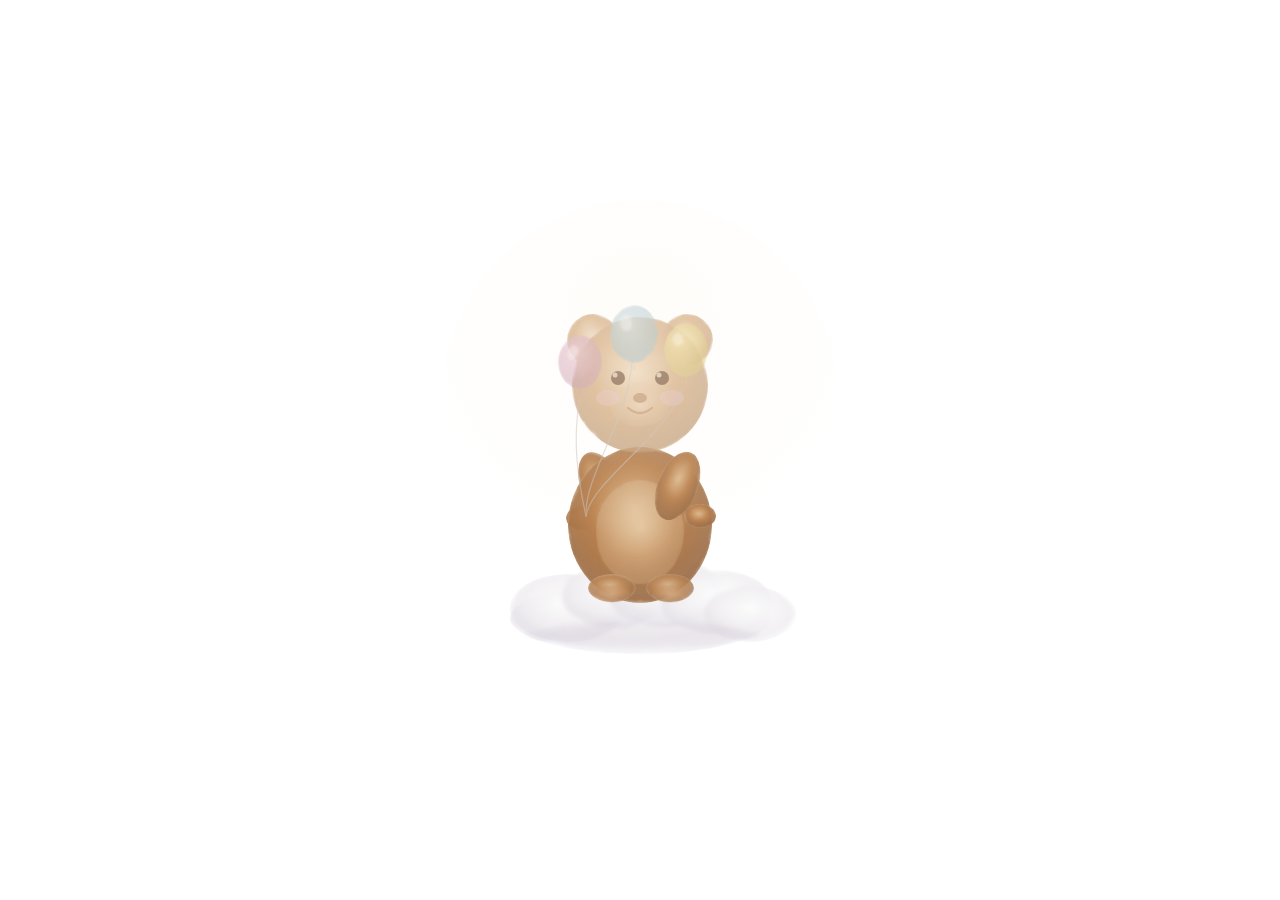
<file: bear-animation.html>
<!DOCTYPE html>
<html lang="en">
<head>
  <meta charset="UTF-8">
  <meta name="viewport" content="width=device-width, initial-scale=1.0">
  <title>Watercolor Bear Animation</title>
  <style>
    * { margin: 0; padding: 0; box-sizing: border-box; }
    html, body {
      width: 100%; height: 100%;
      background: transparent;
      display: flex; align-items: center; justify-content: center;
    }
    .bear-stage {
      width: 360px;
      height: 420px;
      position: relative;
    }
    svg {
      width: 100%;
      height: 100%;
      overflow: visible;
    }

    /* ── Breathing: whole bear bobs gently ── */
    @keyframes breathe {
      0%   { transform: translateY(0px) scaleY(1); }
      45%  { transform: translateY(-4px) scaleY(1.012); }
      100% { transform: translateY(0px) scaleY(1); }
    }

    /* ── Head tilt ── */
    @keyframes headTilt {
      0%   { transform: rotate(0deg); }
      30%  { transform: rotate(2.5deg); }
      65%  { transform: rotate(-1.5deg); }
      100% { transform: rotate(0deg); }
    }

    /* ── Right arm wave (fires mid-loop) ── */
    @keyframes waveArm {
      0%,  34%  { transform: rotate(0deg); }
      38%        { transform: rotate(-38deg); }
      43%        { transform: rotate(-18deg); }
      48%        { transform: rotate(-40deg); }
      53%        { transform: rotate(-20deg); }
      58%        { transform: rotate(-38deg); }
      64%        { transform: rotate(0deg); }
      100%       { transform: rotate(0deg); }
    }

    /* ── Left arm gentle rest sway ── */
    @keyframes restArm {
      0%   { transform: rotate(0deg); }
      50%  { transform: rotate(-2.5deg); }
      100% { transform: rotate(0deg); }
    }

    /* ── Balloon 1 float ── */
    @keyframes balloon1 {
      0%   { transform: translate(0, 0) rotate(-3deg); }
      35%  { transform: translate(4px, -7px) rotate(3deg); }
      70%  { transform: translate(-3px, -3px) rotate(-5deg); }
      100% { transform: translate(0, 0) rotate(-3deg); }
    }
    /* ── Balloon 2 float ── */
    @keyframes balloon2 {
      0%   { transform: translate(0, 0) rotate(2deg); }
      40%  { transform: translate(-5px, -9px) rotate(-3deg); }
      75%  { transform: translate(4px, -4px) rotate(4deg); }
      100% { transform: translate(0, 0) rotate(2deg); }
    }
    /* ── Balloon 3 float ── */
    @keyframes balloon3 {
      0%   { transform: translate(0, 0) rotate(-1deg); }
      45%  { transform: translate(3px, -6px) rotate(4deg); }
      80%  { transform: translate(-4px, -2px) rotate(-3deg); }
      100% { transform: translate(0, 0) rotate(-1deg); }
    }

    /* ── Cloud drift ── */
    @keyframes cloudDrift {
      0%   { transform: translateX(0); }
      50%  { transform: translateX(3px); }
      100% { transform: translateX(0); }
    }

    /* Apply animations */
    .anim-breathe {
      transform-origin: center 280px;
      animation: breathe 4.8s cubic-bezier(0.45, 0.05, 0.55, 0.95) infinite;
    }
    .anim-head {
      transform-origin: 180px 138px;
      animation: headTilt 6s cubic-bezier(0.45, 0.05, 0.55, 0.95) infinite;
    }
    .anim-wave-arm {
      transform-origin: 218px 220px;
      animation: waveArm 8s cubic-bezier(0.4, 0, 0.2, 1) infinite;
    }
    .anim-rest-arm {
      transform-origin: 140px 224px;
      animation: restArm 4.8s cubic-bezier(0.45, 0.05, 0.55, 0.95) infinite;
    }
    .anim-balloon1 {
      transform-origin: 128px 130px;
      animation: balloon1 5.4s cubic-bezier(0.45, 0.05, 0.55, 0.95) infinite;
    }
    .anim-balloon2 {
      transform-origin: 180px 100px;
      animation: balloon2 6.2s cubic-bezier(0.45, 0.05, 0.55, 0.95) infinite;
      animation-delay: -1.3s;
    }
    .anim-balloon3 {
      transform-origin: 230px 118px;
      animation: balloon3 5.8s cubic-bezier(0.45, 0.05, 0.55, 0.95) infinite;
      animation-delay: -2.7s;
    }
    .anim-cloud {
      animation: cloudDrift 7s cubic-bezier(0.45, 0.05, 0.55, 0.95) infinite;
    }
  </style>
</head>
<body>
<div class="bear-stage">
<svg viewBox="0 0 360 420" xmlns="http://www.w3.org/2000/svg">
  <defs>

    <!-- Watercolor paper texture via fractal noise -->
    <filter id="wc-body" x="-15%" y="-15%" width="130%" height="130%">
      <feTurbulence type="fractalNoise" baseFrequency="0.048 0.052" numOctaves="6" seed="3" result="noise"/>
      <feDisplacementMap in="SourceGraphic" in2="noise" scale="4.5" xChannelSelector="R" yChannelSelector="G" result="displaced"/>
      <feGaussianBlur in="displaced" stdDeviation="0.9" result="blurred"/>
      <feBlend in="SourceGraphic" in2="blurred" mode="multiply" result="blended"/>
      <feComposite in="blended" in2="SourceGraphic" operator="in"/>
    </filter>

    <filter id="wc-head" x="-18%" y="-18%" width="136%" height="136%">
      <feTurbulence type="fractalNoise" baseFrequency="0.044 0.050" numOctaves="5" seed="7" result="noise"/>
      <feDisplacementMap in="SourceGraphic" in2="noise" scale="5" xChannelSelector="R" yChannelSelector="G" result="displaced"/>
      <feGaussianBlur in="displaced" stdDeviation="1.1" result="blurred"/>
      <feComposite in="blurred" in2="SourceGraphic" operator="in"/>
    </filter>

    <filter id="wc-balloon" x="-20%" y="-20%" width="140%" height="140%">
      <feTurbulence type="fractalNoise" baseFrequency="0.06 0.07" numOctaves="4" seed="12" result="noise"/>
      <feDisplacementMap in="SourceGraphic" in2="noise" scale="3.5" xChannelSelector="R" yChannelSelector="G" result="displaced"/>
      <feGaussianBlur in="displaced" stdDeviation="1.2" result="blurred"/>
      <feComposite in="blurred" in2="SourceGraphic" operator="in"/>
    </filter>

    <filter id="wc-cloud" x="-8%" y="-8%" width="116%" height="116%">
      <feTurbulence type="fractalNoise" baseFrequency="0.035 0.040" numOctaves="5" seed="2" result="noise"/>
      <feDisplacementMap in="SourceGraphic" in2="noise" scale="6" xChannelSelector="R" yChannelSelector="G" result="displaced"/>
      <feGaussianBlur in="displaced" stdDeviation="2.2" result="blurred"/>
      <feComposite in="blurred" in2="SourceGraphic" operator="in"/>
    </filter>

    <filter id="soft-glow" x="-30%" y="-30%" width="160%" height="160%">
      <feGaussianBlur stdDeviation="6" result="glow"/>
      <feMerge><feMergeNode in="glow"/><feMergeNode in="SourceGraphic"/></feMerge>
    </filter>

    <!-- Bear body — warm camel gradient -->
    <radialGradient id="grad-body" cx="46%" cy="40%" r="55%">
      <stop offset="0%"   stop-color="#EDD9BE"/>
      <stop offset="55%"  stop-color="#D8B38A"/>
      <stop offset="100%" stop-color="#C09A72" stop-opacity="0.9"/>
    </radialGradient>

    <!-- Bear belly — lighter patch -->
    <radialGradient id="grad-belly" cx="50%" cy="45%" r="50%">
      <stop offset="0%"   stop-color="#F5E8D4"/>
      <stop offset="100%" stop-color="#E9D4BC" stop-opacity="0.6"/>
    </radialGradient>

    <!-- Bear face inner ear / muzzle -->
    <radialGradient id="grad-inner" cx="50%" cy="50%" r="50%">
      <stop offset="0%"   stop-color="#F2DECA"/>
      <stop offset="100%" stop-color="#DDBE9E" stop-opacity="0.7"/>
    </radialGradient>

    <!-- Cloud gradient -->
    <radialGradient id="grad-cloud" cx="50%" cy="40%" r="55%">
      <stop offset="0%"   stop-color="#FEFEFE"/>
      <stop offset="70%"  stop-color="#F0EEF0"/>
      <stop offset="100%" stop-color="#E2DDE6" stop-opacity="0.7"/>
    </radialGradient>

    <!-- Balloon gradients -->
    <radialGradient id="grad-bal1" cx="38%" cy="32%" r="55%">
      <stop offset="0%"   stop-color="#E8C5D0"/>
      <stop offset="100%" stop-color="#C89AAE" stop-opacity="0.85"/>
    </radialGradient>
    <radialGradient id="grad-bal2" cx="38%" cy="32%" r="55%">
      <stop offset="0%"   stop-color="#C9D8DE"/>
      <stop offset="100%" stop-color="#9BBBC8" stop-opacity="0.85"/>
    </radialGradient>
    <radialGradient id="grad-bal3" cx="38%" cy="32%" r="55%">
      <stop offset="0%"   stop-color="#F4E3A6"/>
      <stop offset="100%" stop-color="#DBC87A" stop-opacity="0.85"/>
    </radialGradient>

    <!-- Warm diffused light overlay on whole scene -->
    <radialGradient id="grad-light" cx="50%" cy="30%" r="60%">
      <stop offset="0%"   stop-color="#FFF8EE" stop-opacity="0.35"/>
      <stop offset="100%" stop-color="#FFF8EE" stop-opacity="0"/>
    </radialGradient>

  </defs>

  <!-- ══ CLOUD ══ -->
  <g class="anim-cloud">
    <g filter="url(#wc-cloud)">
      <!-- Cloud base puffs -->
      <ellipse cx="180" cy="378" rx="130" ry="36" fill="url(#grad-cloud)" opacity="0.95"/>
      <ellipse cx="108" cy="368" rx="58" ry="34" fill="url(#grad-cloud)" opacity="0.92"/>
      <ellipse cx="155" cy="356" rx="52" ry="32" fill="url(#grad-cloud)" opacity="0.90"/>
      <ellipse cx="205" cy="352" rx="58" ry="35" fill="url(#grad-cloud)" opacity="0.92"/>
      <ellipse cx="256" cy="362" rx="56" ry="32" fill="url(#grad-cloud)" opacity="0.90"/>
      <ellipse cx="290" cy="374" rx="46" ry="28" fill="url(#grad-cloud)" opacity="0.88"/>
      <!-- Subtle cloud shadow -->
      <ellipse cx="180" cy="395" rx="118" ry="12" fill="#C8BECE" opacity="0.18"/>
    </g>
  </g>

  <!-- ══ WHOLE BEAR (breathe wrapper) ══ -->
  <g class="anim-breathe">

    <!-- ── LEFT ARM (resting, holding balloon strings) ── -->
    <g class="anim-rest-arm" filter="url(#wc-body)">
      <ellipse cx="132" cy="248" rx="20" ry="36" fill="url(#grad-body)" transform="rotate(-22 132 224)"/>
      <!-- paw -->
      <ellipse cx="122" cy="278" rx="16" ry="12" fill="url(#grad-body)"/>
    </g>

    <!-- ── BODY ── -->
    <g filter="url(#wc-body)">
      <!-- Main torso -->
      <ellipse cx="180" cy="285" rx="72" ry="78" fill="url(#grad-body)"/>
      <!-- Belly patch -->
      <ellipse cx="180" cy="292" rx="44" ry="52" fill="url(#grad-belly)" opacity="0.75"/>
    </g>

    <!-- ── RIGHT ARM (waving) ── -->
    <g class="anim-wave-arm" filter="url(#wc-body)">
      <ellipse cx="228" cy="248" rx="20" ry="36" fill="url(#grad-body)" transform="rotate(22 228 220)"/>
      <!-- paw -->
      <ellipse cx="240" cy="276" rx="16" ry="12" fill="url(#grad-body)"/>
    </g>

    <!-- ── LEGS / FEET ── -->
    <g filter="url(#wc-body)">
      <ellipse cx="152" cy="348" rx="24" ry="14" fill="url(#grad-body)" opacity="0.9"/>
      <ellipse cx="210" cy="348" rx="24" ry="14" fill="url(#grad-body)" opacity="0.9"/>
      <!-- foot pads -->
      <ellipse cx="152" cy="354" rx="18" ry="9"  fill="url(#grad-inner)" opacity="0.6"/>
      <ellipse cx="210" cy="354" rx="18" ry="9"  fill="url(#grad-inner)" opacity="0.6"/>
    </g>

    <!-- ── HEAD ── -->
    <g class="anim-head">
      <!-- Ears -->
      <g filter="url(#wc-head)">
        <circle cx="133" cy="100" r="26" fill="url(#grad-body)"/>
        <circle cx="227" cy="100" r="26" fill="url(#grad-body)"/>
        <!-- Inner ears -->
        <circle cx="133" cy="102" r="16" fill="url(#grad-inner)" opacity="0.7"/>
        <circle cx="227" cy="102" r="16" fill="url(#grad-inner)" opacity="0.7"/>
      </g>
      <!-- Head main -->
      <g filter="url(#wc-head)">
        <circle cx="180" cy="145" r="68" fill="url(#grad-body)"/>
      </g>
      <!-- Muzzle -->
      <g filter="url(#wc-head)">
        <ellipse cx="180" cy="165" rx="30" ry="22" fill="url(#grad-inner)" opacity="0.75"/>
      </g>
      <!-- Eyes — soft watercolor dots -->
      <circle cx="158" cy="138" r="7"   fill="#7B593F" opacity="0.85"/>
      <circle cx="202" cy="138" r="7"   fill="#7B593F" opacity="0.85"/>
      <circle cx="155" cy="135" r="2.5" fill="#F5EAD8" opacity="0.7"/>
      <circle cx="199" cy="135" r="2.5" fill="#F5EAD8" opacity="0.7"/>
      <!-- Nose -->
      <ellipse cx="180" cy="158" rx="7" ry="5" fill="#C09A72" opacity="0.9"/>
      <!-- Smile — simple soft arc -->
      <path d="M168 168 Q180 178 192 168" stroke="#C09A72" stroke-width="2.2" fill="none"
            stroke-linecap="round" opacity="0.8"/>
      <!-- Rosy cheeks -->
      <ellipse cx="148" cy="158" rx="12" ry="8" fill="#E8C5D0" opacity="0.35"/>
      <ellipse cx="212" cy="158" rx="12" ry="8" fill="#E8C5D0" opacity="0.35"/>
    </g>

  </g><!-- end breathe group -->

  <!-- ══ BALLOONS (outside breathe so they float independently) ══ -->

  <!-- Balloon strings from left paw to balloons -->
  <g opacity="0.55" stroke="#C8BEB4" stroke-width="1.2" fill="none" stroke-linecap="round">
    <path d="M126 276 C118 240, 112 200, 120 158"/>
    <path d="M126 276 C124 236, 168 180, 172 122"/>
    <path d="M126 276 C132 240, 210 194, 222 148"/>
  </g>

  <!-- Balloon 1 — blush pink -->
  <g class="anim-balloon1" filter="url(#wc-balloon)">
    <ellipse cx="120" cy="122" rx="22" ry="27" fill="url(#grad-bal1)" opacity="0.88"/>
    <path d="M120 149 L118 155 L122 155 Z" fill="#C89AAE" opacity="0.6"/>
    <!-- highlight -->
    <ellipse cx="113" cy="112" rx="5" ry="7" fill="white" opacity="0.35"/>
  </g>

  <!-- Balloon 2 — dusty blue -->
  <g class="anim-balloon2" filter="url(#wc-balloon)">
    <ellipse cx="174" cy="94" rx="24" ry="29" fill="url(#grad-bal2)" opacity="0.88"/>
    <path d="M174 123 L172 130 L176 130 Z" fill="#9BBBC8" opacity="0.6"/>
    <ellipse cx="166" cy="83" rx="5.5" ry="8" fill="white" opacity="0.35"/>
  </g>

  <!-- Balloon 3 — butter yellow -->
  <g class="anim-balloon3" filter="url(#wc-balloon)">
    <ellipse cx="226" cy="110" rx="22" ry="27" fill="url(#grad-bal3)" opacity="0.88"/>
    <path d="M226 137 L224 144 L228 144 Z" fill="#DBC87A" opacity="0.6"/>
    <ellipse cx="218" cy="99" rx="5" ry="7" fill="white" opacity="0.35"/>
  </g>

  <!-- ══ WARM LIGHT WASH (top layer, non-interactive) ══ -->
  <ellipse cx="180" cy="160" rx="200" ry="200" fill="url(#grad-light)" opacity="1" pointer-events="none"/>

</svg>
</div>
</body>
</html>
</file>
<file: css/styles.min.css>
@keyframes loaderFadeIn{to{opacity:1}}@keyframes gentleRocking{0%{transform:rotate(-2.5deg)}to{transform:rotate(2.5deg)}}@keyframes twinkle{0%,to{opacity:.2}50%{opacity:.7}}@keyframes drift-clouds{0%{background-position:0 bottom}to{background-position:-2000px bottom}}@keyframes fade-in-clouds{to{opacity:.65}}@keyframes decor-reveal{0%{opacity:0}}@keyframes gentle-sway{0%,to{rotate:-2deg}50%{rotate:2deg}}@keyframes gentle-float{0%,to{transform:translate(-50%,0)}50%{transform:translate(-50%,-4px)}}@keyframes bear-hover{0%,to{transform:translateX(-50%) translateY(0)}50%{transform:translateX(-50%) translateY(-12px)}}@keyframes gentle-glow{0%,to{opacity:.5}50%{opacity:.75}}@keyframes moon-react{0%,80%,to{rotate:-2deg;translate:0 0}85%{rotate:6deg;translate:0-6px}90%{rotate:-4deg;translate:0 2px}}@keyframes drift-right{0%{translate:-300px 0}to{translate:110vw 0}}@keyframes drift-left{0%{translate:300px 0}to{translate:-110vw 0}}@keyframes occasional-logo-pulse{0%,85%,to{transform:scale(1) translateY(0)}92%{transform:scale(1.02) translateY(-2px)}}@keyframes star-sparkle{0%,to{opacity:.3;transform:scale(.9) rotate(-2deg)}50%{opacity:1;transform:scale(1.25) rotate(4deg)}}@keyframes particle-float{0%,to{transform:translateY(0) translateX(0);opacity:.1}50%{transform:translateY(-15px) translateX(8px);opacity:.2}}@keyframes dust-drift-a{0%,to{transform:translate(0,0)}25%{transform:translate(8px,-12px)}50%{transform:translate(-5px,-20px)}75%{transform:translate(12px,-8px)}}@keyframes dust-drift-b{0%,to{transform:translate(0,0)}30%{transform:translate(-10px,-8px)}55%{transform:translate(6px,-16px)}80%{transform:translate(-4px,-6px)}}@keyframes dust-drift-c{0%,to{transform:translate(0,0)}20%{transform:translate(5px,-10px)}48%{transform:translate(-8px,-18px)}72%{transform:translate(10px,-12px)}}@keyframes particle-drift{0%,to{transform:translate(0,0);opacity:.08}50%{transform:translate(12px,-18px);opacity:.18}}@keyframes particle-float-reverse{0%,to{transform:translateY(0) translateX(0);opacity:.08}50%{transform:translateY(-10px) translateX(-10px);opacity:.15}}@keyframes pulse-fade{0%,to{opacity:.3}50%{opacity:.9}}@keyframes bounce-down{0%,to{transform:translateY(0)}50%{transform:translateY(6px)}}@keyframes photo-sheen{0%{transform:translateX(-150%)}to{transform:translateX(150%)}}@keyframes gentle-rock{0%,to{transform:rotate(-3deg)}50%{transform:rotate(3deg)}}@keyframes float-oso{0%,to{transform:translateY(-4px)}50%{transform:translateY(4px)}}@keyframes float-oso-cierre{0%,to{transform:translateY(0)}50%{transform:translateY(-12px)}}@keyframes float-nube-h{0%,to{transform:translateX(0)}50%{transform:translateX(15px)}}@keyframes float-nube-v{0%,to{transform:translateY(0)}50%{transform:translateY(8px)}}@keyframes swing-chupeta{0%,to{transform:rotate(-20deg) translateY(0)}50%{transform:rotate(-10deg) translateY(-5px)}}@keyframes twinkle-star{0%,to{opacity:.2;transform:scale(.8)}50%{opacity:.8;transform:scale(1.1)}}@keyframes breathe-star{0%,to{opacity:.3;transform:scale(1)}50%{opacity:.6;transform:scale(1.05)}}@keyframes cruzar-nube-l2r{0%{transform:translateX(-300px)}to{transform:translateX(110vw)}}@keyframes cruzar-nube-r2l{0%{transform:translateX(110vw)}to{transform:translateX(-300px)}}@keyframes swing-chupeta-inversa{0%,to{transform:rotate(30deg) translateY(0)}50%{transform:rotate(45deg) translateY(-8px)}}@keyframes hero-fade-in{0%{opacity:0}to{opacity:1}}@keyframes subtleGlow{0%,to{text-shadow:0 0 10px rgba(233,212,188,.1),0 0 20px rgba(233,212,188,.1);opacity:.9}50%{text-shadow:0 0 15px rgba(233,212,188,.4),0 0 35px rgba(233,212,188,.2);opacity:1}}@keyframes slideDown{0%{opacity:0;transform:translateY(-8px)}to{opacity:1;transform:translateY(0)}}@keyframes rotate{to{transform:rotate(360deg)}}@keyframes dash{0%{stroke-dasharray:1,150;stroke-dashoffset:0}50%{stroke-dasharray:90,150;stroke-dashoffset:-35}to{stroke-dasharray:90,150;stroke-dashoffset:-124}}@keyframes flight-horizontal{0%,96%,to{transform:translateX(0) scaleX(-1)}45%{transform:translateX(calc(100vw + 700px)) scaleX(-1)}46%,50%{transform:translateX(calc(100vw + 700px)) scaleX(1)}95%{transform:translateX(0) scaleX(1)}}@keyframes flight-vertical{0%,to{transform:translate3d(0,0,0) rotateZ(0deg)}25%{transform:translate3d(0,-12px,0) rotateZ(-3deg)}50%{transform:translate3d(0,4px,0) rotateZ(1deg)}75%{transform:translate3d(0,-8px,0) rotateZ(-2deg)}}:root{--font-display:'Cormorant Infant', serif;--font-script:'Great Vibes', cursive;--font-body:'Quicksand', sans-serif;--text-base:1rem;--text-lg:1.125rem;--text-xl:1.5rem;--text-2xl:2rem;--text-hero:3rem;--color-bg:#F4F4F4;--color-surface:#FCFBF9;--color-text-dark:#5F4331;--color-text:#7B593F;--color-camel:#D8B38A;--color-sand:#E9D4BC;--color-taupe:#C8BEB4;--color-dusty-blue:#C9D8DE;--color-soft-sage:#B8C19A;--color-butter-yellow:#F4E3A6;--space-sm:1rem;--space-md:1.5rem;--space-lg:2.5rem;--space-xl:4rem;--space-section:4rem 0;--radius-sm:8px;--radius-md:12px;--shadow-card:0 4px 12px rgba(95, 67, 49, 0.05);--color-primary:#B8935E;--color-text-medium:#7B593F;--header-height:4rem}*,::after,::before{margin:0;padding:0;box-sizing:border-box}.loader-content,.premium-loader{display:flex;align-items:center;width:100%}.premium-loader{position:fixed;top:0;left:0;height:100%;background-color:var(--color-surface);z-index:9999;justify-content:center;transition:opacity .6s ease,visibility .6s ease}.premium-loader.is-hidden{opacity:0;visibility:hidden;pointer-events:none}.loader-content{flex-direction:column;max-width:200px;opacity:0;animation:loaderFadeIn .8s ease forwards .1s}.loader-horse{width:105px;height:auto;margin-bottom:28px;animation:gentleRocking 2.8s ease-in-out infinite alternate;transform-origin:bottom center;will-change:transform}.loader-text-wrapper,body{font-family:var(--font-body);color:var(--color-text)}.loader-text-wrapper{display:flex;justify-content:space-between;align-items:flex-end;width:100%;margin-bottom:8px;font-size:.8rem;letter-spacing:.08em;text-transform:uppercase}.loader-percentage{font-family:var(--font-display);font-size:1.1rem;font-weight:600;color:var(--color-primary)}.loader-bar-container{width:100%;height:2px;background-color:rgba(95,67,49,.08);border-radius:2px;overflow:hidden}.loader-bar-fill{width:0%;height:100%;background-color:var(--color-primary);border-radius:2px;transition:width .15s ease-out}html{scroll-behavior:smooth;scroll-padding-top:var(--header-height)}body{background-color:var(--color-bg);line-height:1.6;-webkit-font-smoothing:antialiased}h1,h2,h3{color:var(--color-text-dark);font-weight:600;line-height:1.2}.font-display,h1,h2,h3{font-family:var(--font-display)}.font-script{font-family:var(--font-script)}.container{width:100%;max-width:1200px;margin:0 auto;padding:0 1.5rem}.bg-texture,.star{pointer-events:none}.bg-texture{position:fixed;inset:0;z-index:-10;background-color:var(--color-bg);background-image:radial-gradient(ellipse 600px 500px at 15% 10%,rgba(232,212,188,.25),transparent 70%),radial-gradient(ellipse 500px 400px at 80% 35%,rgba(201,216,222,.18),transparent 65%),radial-gradient(ellipse 450px 350px at 20% 70%,rgba(184,193,154,.12),transparent 60%),radial-gradient(ellipse 400px 300px at 75% 85%,rgba(244,227,166,.15),transparent 65%),radial-gradient(ellipse 700px 500px at 50% 50%,rgba(233,212,188,.1),transparent 70%)}.bg-texture::after{content:"";position:absolute;inset:0;opacity:.04;mix-blend-mode:multiply}.star{position:absolute;color:var(--color-butter-yellow);animation:twinkle var(--twinkle-duration, 4s) ease-in-out infinite;animation-delay:var(--twinkle-delay, 0s)}.star--xs{width:10px;height:10px;--twinkle-duration:3s}.star--sm{width:14px;height:14px;--twinkle-duration:4.5s}.star--md{width:20px;height:20px;--twinkle-duration:5.5s}.star:nth-of-type(1){--twinkle-delay:0s}.star:nth-of-type(2){--twinkle-delay:1.8s}.star:nth-of-type(3){--twinkle-delay:0.9s}.star--hero-1{top:15%;left:8%}.star--hero-2{top:22%;right:10%}.star--nos-1{top:20%;right:6%}.star--nos-2{bottom:15%;left:5%}.star--dan-1{top:12%;left:4%}.star--dan-2{top:35%;right:7%}.star--dan-3{bottom:18%;right:15%}.star--evt-1{top:18%;left:6%}.star--evt-2{bottom:12%;right:8%}.star--cfm-1{top:10%;right:5%}.star--cfm-2{bottom:20%;left:8%}.star--reg-1{top:15%;right:6%}.star--reg-2{bottom:10%;left:10%}.star--fin-1{top:20%;left:12%}.star--fin-2{top:30%;right:10%}@media (prefers-reduced-motion:reduce){.star{opacity:.35}.hero-asset--bear,.star{animation:none}}.section-hero{position:relative;min-height:calc(100vh - var(--header-height));min-height:calc(100svh - var(--header-height));display:flex;align-items:center;justify-content:flex-start;overflow:hidden;background-color:var(--color-bg);text-align:center;flex-direction:column;isolation:isolate}.hero-layer{position:absolute;inset:0;pointer-events:none;background-size:cover;background-position:center bottom;background-repeat:no-repeat}.hero-layer--base{z-index:0;background-image:url(../assets/images/web/hero/fondo_base.webp)}.hero-layer--moving-clouds{z-index:1;background-image:url(../assets/images/web/hero/nubes_movimiento.webp);background-position:0 bottom;opacity:0;animation:drift-clouds 120s linear infinite,fade-in-clouds 3s ease forwards;will-change:background-position}.hero-decor--bg{z-index:2}.hero-layer--mountains{z-index:3;background-image:url(../assets/images/web/hero/montanas_frontales.webp)}.hero-decor--fg{z-index:4}.hero-decor{position:absolute;inset:0;pointer-events:none;animation:decor-reveal 2.5s ease-out}.hero-asset{position:absolute;opacity:.65}.hero-asset--moon{top:12%;left:5%;width:80px;height:auto;animation:gentle-glow 10s ease-in-out infinite,moon-react 14s ease-in-out infinite;transition:scale .25s cubic-bezier(.34,1.56,.64,1),transform .4s ease,filter .3s ease;cursor:url("data:image/svg+xml,%3Csvg xmlns='http://www.w3.org/2000/svg' width='32' height='32' viewBox='0 0 24 24'%3E%3Ctext y='24' font-size='24'%3E👆🏼%3C/text%3E%3C/svg%3E")14 0,pointer;pointer-events:auto}.hero-asset--moon.is-touched,.hero-asset--moon:hover{scale:1.14;transform:rotate(8deg) translateY(-3px);filter:brightness(1.06) drop-shadow(0 0 10px rgba(244,227,166,.35))}.hero-asset--cloud-1{top:25%;left:0;width:180px;opacity:.3;animation:drift-right 60s linear infinite;will-change:translate}.hero-asset--cloud-2{bottom:25%;right:0;width:220px;opacity:.2;animation:drift-left 75s linear infinite;will-change:translate}.hero-asset--cloud-3{top:10%;right:0;width:160px;opacity:.25;animation:drift-left 90s linear infinite;animation-delay:-30s;will-change:translate}.hero-asset--cloud-4{top:45%;left:-5%;width:150px;opacity:.15;animation:drift-right 70s linear infinite;animation-delay:-15s;transform:scaleX(-1);will-change:translate}.hero-asset--cloud-5{top:15%;right:-5%;width:120px;opacity:.35;animation:drift-left 95s linear infinite;transform:scaleX(-1);will-change:translate}.hero-asset--cloud-6{top:60%;right:-10%;width:250px;opacity:.18;animation:drift-left 130s linear infinite;transform:rotate(-3deg);will-change:translate}.hero-asset--cloud-7{bottom:10%;left:-8%;width:280px;opacity:.12;animation:drift-right 150s linear infinite;animation-delay:-40s;transform:scaleX(-1) scale(.9) rotate(2deg);will-change:translate}.hero-asset--cloud-8{top:35%;right:-3%;width:110px;opacity:.22;animation:drift-left 110s linear infinite;animation-delay:-55s;transform:scaleX(-1);will-change:translate}.hero-asset--cloud-9{bottom:35%;left:-5%;width:90px;opacity:.18;animation:drift-right 100s linear infinite;animation-delay:-25s;transform:scaleX(-1) scale(.85);will-change:translate}.hero-asset--cloud-bear-1{bottom:8%;left:15%;width:320px;opacity:.14;animation:drift-right 140s linear infinite;animation-delay:-60s;will-change:translate}.hero-asset--cloud-bear-2{bottom:2%;right:10%;width:260px;opacity:.11;animation:drift-left 120s linear infinite;animation-delay:-35s;transform:scaleX(-1);will-change:translate}.hero-asset--cloud-bear-3{bottom:15%;left:30%;width:200px;opacity:.08;animation:drift-right 160s linear infinite;animation-delay:-80s;transform:scale(.9) rotate(2deg);will-change:translate}.hero-asset--cloud-bear-4{bottom:5%;left:5%;width:280px;opacity:.12;animation:drift-right 130s linear infinite;animation-delay:-45s;transform:scaleX(-1) scale(.85);will-change:translate}.hero-asset--cloud-bear-5{bottom:18%;right:5%;width:240px;opacity:.09;animation:drift-left 150s linear infinite;animation-delay:-70s;transform:rotate(-2deg);will-change:translate}.hero-asset--bear,.hero-asset--movil{height:auto;pointer-events:auto;cursor:url("data:image/svg+xml,%3Csvg xmlns='http://www.w3.org/2000/svg' width='32' height='32' viewBox='0 0 24 24'%3E%3Ctext y='24' font-size='24'%3E👆🏼%3C/text%3E%3C/svg%3E")14 0,pointer}.hero-asset--movil{top:8%;right:5%;width:100px;animation:gentle-sway 8s ease-in-out infinite;transform-origin:top center;transition:scale .25s cubic-bezier(.34,1.56,.64,1),transform .4s ease,filter .3s ease}.hero-asset--movil.is-touched,.hero-asset--movil:hover{scale:1.12;transform:rotate(-15deg);filter:drop-shadow(0 6px 16px rgba(95,67,49,.2))}.hero-asset--bear{bottom:2%;left:50%;transform:translateX(-50%);width:280px;opacity:1;animation:bear-hover 7s ease-in-out infinite;transition:scale .4s ease}.hero-asset--bear.is-touched,.hero-asset--bear:hover{scale:1.06}.hero-asset--bear img{width:100%;height:auto;display:block}.hero-content{position:relative;z-index:5;display:flex;flex-direction:column;align-items:center;gap:.5rem;padding:15vh 1.5rem 0}.hero-date,.hero-eyebrow{color:var(--color-text-dark);text-transform:uppercase;font-weight:500}.hero-eyebrow{margin-bottom:.5rem;font-size:var(--text-base);letter-spacing:.2em;opacity:.85}.hero-date{font-family:var(--font-body);font-size:.85rem;letter-spacing:.22em;margin-top:0;text-shadow:0 1px 6px rgba(252,251,249,.7)}.hero-logo-container{margin:0}.hero-main-logo{width:340px;max-width:85vw;max-height:240px;height:auto;object-fit:contain;display:block;animation:occasional-logo-pulse 20s ease-in-out infinite;transform-origin:center}.particle{position:absolute;border-radius:50%;filter:blur(2px)}.particle--1{background-color:var(--color-sand);top:15%;left:15%;width:6px;height:6px;opacity:.15;animation:particle-float 25s ease-in-out infinite}.particle--2{background-color:var(--color-dusty-blue);top:35%;right:20%;width:8px;height:8px;opacity:.18;animation:particle-float-reverse 30s ease-in-out infinite}.particle--3{background-color:var(--color-butter-yellow);bottom:40%;left:25%;width:5px;height:5px;opacity:.12;animation:particle-float 28s ease-in-out infinite;animation-delay:-10s}.particle--4{background-color:var(--color-sand);top:55%;left:80%;width:4px;height:4px;opacity:.14;animation:particle-float-reverse 22s ease-in-out infinite;animation-delay:-5s}.particle--5{background-color:var(--color-dusty-blue);top:65%;left:10%;width:7px;height:7px;opacity:.16;animation:particle-float 35s ease-in-out infinite;animation-delay:-15s}.particle--6{background-color:var(--color-butter-yellow);top:20%;right:40%;width:5px;height:5px;opacity:.1;animation:particle-float-reverse 20s ease-in-out infinite;animation-delay:-2s}.particle--7{background-color:var(--color-sand);bottom:15%;right:30%;width:6px;height:6px;opacity:.15;animation:particle-float 32s ease-in-out infinite;animation-delay:-8s}.particle--8{background-color:var(--color-dusty-blue);top:8%;left:50%;width:8px;height:8px;opacity:.08;animation:particle-float-reverse 38s ease-in-out infinite;animation-delay:-20s}.hero-asset--star{opacity:.55}.hero-asset--star-1{top:60%;left:10%;width:50px;animation:star-sparkle 5s ease-in-out infinite}.hero-asset--star-2{top:45%;right:12%;width:45px;animation:star-sparkle 7s ease-in-out infinite 1.5s}.hero-asset--star-3{bottom:15%;left:8%;width:80px;animation:star-sparkle 6s ease-in-out infinite 2s}.hero-asset--star-4{bottom:25%;right:15%;width:50px;animation:star-sparkle 4s ease-in-out infinite .5s}.hero-asset--star-5{top:12%;right:45%;width:45px;animation:star-sparkle 5.5s ease-in-out infinite 3s}.hero-asset--star-6{top:30%;left:30%;width:55px;animation:star-sparkle 6.5s ease-in-out infinite 1s}.hero-asset--star-7{bottom:40%;right:35%;width:35px;animation:star-sparkle 4.5s ease-in-out infinite 4s}.hero-asset--star-8{top:75%;right:5%;width:60px;animation:star-sparkle 5s ease-in-out infinite 2.5s}.hero-asset--star-9{top:5%;left:35%;width:45px;animation:star-sparkle 5.2s ease-in-out infinite .8s}.hero-asset--star-10{bottom:5%;right:25%;width:55px;animation:star-sparkle 6.8s ease-in-out infinite 3.5s}.hero-asset--star-11{top:55%;right:40%;width:30px;animation:star-sparkle 4.2s ease-in-out infinite 1.2s}.hero-asset--star-12{bottom:35%;left:35%;width:48px;animation:star-sparkle 5.8s ease-in-out infinite 2.2s}.hero-asset--star-13{top:18%;left:22%;width:28px;animation:star-sparkle 7.5s ease-in-out infinite .3s}.hero-asset--star-14{top:38%;right:28%;width:32px;animation:star-sparkle 5.5s ease-in-out infinite 1.8s}.hero-asset--star-15{top:70%;left:42%;width:22px;animation:star-sparkle 8s ease-in-out infinite 4.5s}.hero-asset--star-16{bottom:48%;right:8%;width:35px;animation:star-sparkle 6.2s ease-in-out infinite 2.8s}.particle--9{background-color:var(--color-sand);top:42%;right:8%;width:5px;height:5px;opacity:.12;animation:particle-drift 26s ease-in-out infinite}.particle--10{background-color:var(--color-butter-yellow);bottom:22%;left:45%;width:4px;height:4px;opacity:.1;animation:particle-drift 32s ease-in-out infinite -12s}.glint{position:absolute;border-radius:50%;pointer-events:none}.glint--1{top:20%;left:38%;width:22px;height:22px;background:rgba(185,168,138,.28);filter:blur(3px);animation:dust-drift-a 38s ease-in-out infinite}.glint--2{top:48%;right:22%;width:16px;height:16px;background:rgba(148,172,196,.22);filter:blur(2px);animation:dust-drift-b 50s ease-in-out infinite -15s}.glint--3{top:28%;left:10%;width:26px;height:26px;background:rgba(185,168,138,.2);filter:blur(4px);animation:dust-drift-c 44s ease-in-out infinite -8s}.glint--4{top:60%;right:30%;width:18px;height:18px;background:rgba(210,192,130,.24);filter:blur(2.5px);animation:dust-drift-a 55s ease-in-out infinite -22s}.glint--5,.glint--6{width:20px;height:20px;filter:blur(3px)}.glint--5{top:14%;right:24%;background:rgba(148,172,196,.2);animation:dust-drift-b 42s ease-in-out infinite -5s}.glint--6{top:72%;left:30%;background:rgba(185,168,138,.26);animation:dust-drift-c 60s ease-in-out infinite -30s}.hero-scroll-cue{position:absolute;bottom:2rem;left:50%;transform:translateX(-50%);z-index:2}.scroll-arrow{display:block;font-size:1.5rem;color:var(--color-camel);animation:bounce-down 2s ease-in-out infinite,pulse-fade 2.5s ease-in-out infinite}@media (min-width:768px){.hero-bg{background-image:url(../assets/images/web/bg/background-tablet.webp)}.hero-asset--moon{width:112px}.hero-asset--movil{width:140px}.hero-asset--bear{width:500px}.hero-content{padding-top:12vh}.hero-asset--cloud-bear-1{opacity:.18}.hero-asset--cloud-bear-2{opacity:.14}.hero-asset--cloud-bear-3{opacity:.1}.hero-asset--cloud-bear-4{opacity:.15}.hero-asset--cloud-bear-5{opacity:.12}}@media (min-width:1280px){.hero-bg{background-image:url(../assets/images/web/bg/background-desktop.webp)}.hero-asset--moon{width:160px;top:10%;left:8%}.hero-asset--movil{width:180px;top:6%;right:8%}.hero-asset--bear{width:540px;bottom:2%}.hero-main-logo{width:340px}.hero-content{padding-top:10vh}.header-logo{width:150px}.hero-asset--cloud-bear-1{opacity:.2}.hero-asset--cloud-bear-2{opacity:.16}.hero-asset--cloud-bear-3{opacity:.12}.hero-asset--cloud-bear-4{opacity:.18}.hero-asset--cloud-bear-5{opacity:.14}}.section-surface{padding:var(--space-section);background-color:var(--color-surface);position:relative;overflow:hidden}.section-default{padding:var(--space-section);background-color:var(--color-bg)}.section-accent,.section-default,.section-footer{position:relative;overflow:hidden}.section-accent{padding:var(--space-section);background-color:var(--color-sand)}.section-footer{padding:6rem 0;background:linear-gradient(to bottom,var(--color-surface),rgba(216,179,138,.04));text-align:center}#nosotros,.section-footer>.container{position:relative;z-index:2}.decor-fin-montanas{position:absolute;bottom:2%;left:50%;transform:translateX(-50%);width:110%;max-width:none;z-index:0;opacity:.55;pointer-events:none}@media (min-width:480px){.decor-fin-montanas{bottom:0;width:105%;opacity:.5}}@media (min-width:768px){.decor-fin-montanas{bottom:-2%;width:100%;opacity:.45}}@media (min-width:1280px){.decor-fin-montanas{bottom:-12%;width:100%;opacity:.4}}.decor-fin-nube-fondo-1,.decor-fin-nube-fondo-2,.decor-fin-nube-fondo-3,.decor-fin-nube-fondo-4,.decor-fin-nube-fondo-5,.decor-fin-nube-fondo-6{z-index:0!important;pointer-events:none}.decor-fin-nube-fondo-1{top:55%;width:180px;opacity:.22}.decor-fin-nube-fondo-2{top:62%;width:200px;opacity:.18}.decor-fin-nube-fondo-3{top:48%;width:160px;opacity:.2}.decor-fin-nube-fondo-4{top:70%;width:220px;opacity:.15}.decor-fin-nube-fondo-5{top:58%;width:190px;opacity:.2}.decor-fin-nube-fondo-6{top:65%;width:170px;opacity:.17}@media (max-width:479px){.decor-fin-nube-fondo-1,.decor-fin-nube-fondo-2,.decor-fin-nube-fondo-3,.decor-fin-nube-fondo-4,.decor-fin-nube-fondo-5,.decor-fin-nube-fondo-6{width:100px!important;opacity:.12!important}}@media (min-width:1280px){.decor-fin-nube-fondo-1{width:280px}.decor-fin-nube-fondo-2{width:320px}.decor-fin-nube-fondo-3{width:250px}.decor-fin-nube-fondo-4{width:340px}.decor-fin-nube-fondo-5{width:290px}.decor-fin-nube-fondo-6{width:260px}}.countdown-section{position:relative;z-index:2;background:linear-gradient(to bottom,#fcfbf9 0%,var(--color-surface) 100%);padding:4rem 1rem 3rem;text-align:center}@media (min-width:768px){.countdown-section{padding:6rem 2rem 5rem}}.countdown-container{display:flex;flex-direction:column;align-items:center;gap:2rem;max-width:800px;margin:0 auto}.countdown-eyebrow{font-family:var(--font-display);font-size:clamp(.85rem,2vw,1rem);font-weight:400;letter-spacing:.12em;text-transform:uppercase;color:#b8935e;margin:0;line-height:1.4;opacity:.75}.countdown-timer{display:flex;align-items:center;justify-content:center;gap:1.5rem}@media (min-width:768px){.countdown-timer{gap:3rem}}.time-block{display:flex;flex-direction:column;align-items:center;gap:.2rem;min-width:65px}.time-number{font-family:var(--font-display);font-size:clamp(2.5rem,6vw,4rem);color:var(--color-text-dark);font-weight:400;line-height:1;font-variant-numeric:tabular-nums;letter-spacing:-.02em}.time-label{font-family:var(--font-body);font-size:.75rem;color:#8b6f55;letter-spacing:.15em;text-transform:uppercase;font-weight:500;opacity:.8}.time-separator{font-family:var(--font-display);font-size:clamp(1.5rem,4vw,2.5rem);color:rgba(184,147,94,.4);transform:translateY(-8px)}@media (max-width:480px){.countdown-timer{gap:.8rem}.time-separator{transform:translateY(-6px)}.time-block{min-width:50px}}#nosotros{z-index:1;background-image:url(../assets/images/web/bg/fondo_nosotros_con_oso_9_16.webp);background-repeat:no-repeat;background-position:center bottom;background-size:cover;transition:background-image .4s ease,background-position .4s ease}@media (min-width:600px){#nosotros{background-image:url(../assets/images/web/bg/fondo_nosotros_con_oso_3_4.webp);background-position:right bottom}}@media (min-width:768px){#nosotros{background-image:url(../assets/images/web/bg/fondo_nosotros_con_oso_4_3.webp);background-position:right bottom}}@media (min-width:1200px){#nosotros{background-image:url(../assets/images/web/bg/fondo_nosotros_con_oso.webp);background-position:right bottom}}.nosotros-layout{display:flex;flex-direction:column;align-items:center;gap:var(--space-xl);text-align:center}.nosotros-photo{flex-shrink:0;width:100%;max-width:280px;margin:0 auto}.foto-frame{padding:6px;background:rgba(255,255,255,.7);border-radius:18px;border:1.5px solid #d3aa7d;box-shadow:0 0 0 3px rgba(255,255,255,.7),0 8px 24px rgba(95,67,49,.08);position:relative;overflow:visible}.foto-inner,.photo-slider{position:relative;width:100%;background:#fff}.foto-inner{border-radius:12px;overflow:hidden;aspect-ratio:4/5}.foto-inner::after{content:"";background:linear-gradient(110deg,transparent 0,transparent 45%,rgba(255,255,255,.5) 50%,transparent 55%,transparent 100%);z-index:5;animation:photo-sheen 7s linear infinite}.photo-slider{height:100%}.foto-inner::after,.photo-slider__slide{position:absolute;inset:0;pointer-events:none}.photo-slider__slide{width:100%;height:100%;object-fit:cover;opacity:0;transform:scale(1);transition:opacity 1.2s ease-in-out,transform 12s ease-out;will-change:opacity,transform}.photo-slider__slide--active{opacity:1;pointer-events:auto;transform:scale(1.08)}.slider-arrow{position:absolute;top:50%;transform:translateY(-50%);width:38px;height:38px;border-radius:50%;background:rgba(253,251,248,.85);border:1px solid rgba(211,170,125,.35);display:flex;align-items:center;justify-content:center;cursor:pointer;transition:all .4s cubic-bezier(.25,1,.5,1);z-index:10;color:#c49a6c;font-family:inherit;font-weight:300;font-size:24px;line-height:1;padding-bottom:2px}.slider-arrow:hover{transform:translateY(-50%) scale(1.05);box-shadow:0 4px 14px rgba(95,67,49,.1);background:rgba(255,254,252,.98);border-color:rgba(211,170,125,.5);color:#a87b47}.prev{left:-16px}.next{right:-16px}@media (prefers-reduced-motion:reduce){.photo-slider__slide{transition:none}.photo-slider__slide--active{transform:scale(1)}}.nosotros-text{display:flex;flex-direction:column;align-items:center;gap:.3rem;max-width:340px;margin:-1.5rem auto 13rem;padding:.8rem .85rem .6rem;background:linear-gradient(to bottom,rgba(252,251,249,.35)0,rgba(252,251,249,.55) 100%);backdrop-filter:blur(2px);-webkit-backdrop-filter:blur(2px);border-radius:12px}.desktop-break{display:none}.nosotros-title{font-size:clamp(1.5rem,5vw,2.5rem);color:var(--color-text-dark);letter-spacing:.03em}.section-divider{width:60px;height:2px;background:linear-gradient(to right,transparent,var(--color-camel),transparent);margin:.2rem auto .8rem}.nosotros-highlight{font-size:clamp(.9rem,3.2vw,1.35rem);line-height:1.45;color:#3e2b1c;font-weight:600;margin-top:.15rem;margin-bottom:0}.highlight-name{font-family:var(--font-script);font-size:2.3em;color:#b8935e;font-weight:400;display:inline-block;transform:translateY(8px);letter-spacing:.02em;text-shadow:0 1px 3px rgba(139,115,85,.15)}.nosotros-message{font-size:clamp(.8rem,2vw,.95rem);line-height:1.6;color:#8b6f55;max-width:440px}.nosotros-signature{font-family:var(--font-script);font-size:clamp(1.1rem,4vw,2.3rem);color:#a8803e;margin-top:.5rem;line-height:1.2}.birth-countdown-section{position:relative;width:100%;background-color:var(--color-surface);background-image:url(../assets/images/web/seccion_dani/fondo_contador_nacimiento.webp?v=3);background-size:cover;background-position:center;background-repeat:no-repeat;text-align:center;z-index:5;overflow:hidden;transition:padding .5s cubic-bezier(.25,.1,.25,1);padding:3rem 1.5rem}.birth-countdown-section::before{background:rgba(255,255,255,.65)}.birth-countdown-section>*{position:relative;z-index:1}.birth-countdown-container{max-width:600px;margin:0 auto;position:relative;z-index:2}.birth-countdown-eyebrow{font-size:clamp(.9rem,1.5vw,1.1rem);color:#8b6f55;text-transform:uppercase;letter-spacing:.15em;margin-bottom:.5rem}.birth-countdown-numbers{font-size:clamp(2.5rem,6vw,4rem);color:var(--color-text-primary);line-height:1;margin:.5rem 0;display:flex;align-items:baseline;justify-content:center;gap:.2em;flex-wrap:wrap}.birth-countdown-unit{font-size:.35em;color:#b8935e;font-family:var(--font-body);letter-spacing:.05em;text-transform:lowercase;margin-left:.1em;margin-right:.2em}.birth-countdown-sep{font-family:var(--font-script);font-size:.6em;color:#cdb79e;margin:0 .2em;transform:translateY(-.1em)}.birth-countdown-message{font-family:var(--font-script);font-size:clamp(2rem,5vw,3.2rem);color:#8b6f55;margin-top:.5rem}.star--bc-1{top:20%;right:10%;color:#e1d2be}@media (min-width:600px) and (max-width:1199px){.birth-countdown-section{padding:4.5rem 2rem}}@media (min-width:1200px){.birth-countdown-section{padding:6rem 2rem}}.daniel-section--full{position:relative;width:100%;padding:0;overflow:hidden;background-color:var(--color-surface)}.daniel-overlay-text{position:absolute;top:6%;left:50%;transform:translateX(-50%);text-align:center;max-width:600px;width:85%;padding:0 2rem;z-index:4;transition:transform .4s ease,opacity .4s ease,right .4s ease,width .4s ease,margin .4s ease}.daniel-title{font-size:clamp(2.5rem,6vw,4rem);color:var(--color-text-dark);letter-spacing:.03em;margin-bottom:.8rem}.daniel-body{font-size:clamp(.95rem,2.2vw,1.15rem);line-height:1.7;color:#6f5a47;margin-bottom:1rem}.daniel-punchline{font-size:clamp(1.4rem,4vw,2.2rem);color:var(--color-camel);line-height:1.4}.daniel-visual{margin:0 auto;transition:margin-top .4s ease}.daniel-monitor__overlay,.daniel-monitor__wrapper,.daniel-visual{position:relative;width:100%}.daniel-monitor__overlay{z-index:2;height:auto;display:block;pointer-events:none}.daniel-monitor__video{position:absolute;z-index:1;top:30%;left:37.4%;width:25.3%;height:54%;object-fit:cover;border-radius:3px}@media (max-width:1199px){.daniel-section--full{padding-top:0}.daniel-monitor__video{top:64.1%;left:29.5%;width:41%;height:27.7%}}@media (max-width:599px){.daniel-visual{margin-top:-46%}.daniel-overlay-text{position:relative;top:auto;left:auto;right:auto;transform:none;width:90%;max-width:100%;margin:2rem auto -1.5rem;padding:0 1.2rem;z-index:10}.daniel-title{font-size:2rem;margin-bottom:.5rem}.daniel-body{font-size:.9rem;line-height:1.6;margin-bottom:.6rem}.daniel-punchline{font-size:1.2rem;color:#bf9468;letter-spacing:.01em;margin-top:.5rem}}@media (min-width:600px) and (max-width:899px){.daniel-section--full{padding-top:2rem}.daniel-visual{margin-top:-34%}.daniel-overlay-text{position:relative;top:auto;left:auto;right:auto;transform:none;width:72%;max-width:560px;margin:2.5rem auto -2rem;padding:0 1.5rem;text-align:center;z-index:10}.daniel-title{font-size:clamp(2rem,3.5vw,2.8rem)}.daniel-body{font-size:clamp(.9rem,1.6vw,1.05rem);line-height:1.65;margin-bottom:.7rem}.daniel-punchline{font-size:clamp(1.1rem,2vw,1.4rem);margin-bottom:0}}@media (min-width:900px) and (max-width:1199px){.daniel-section--full{padding-top:2.5rem}.daniel-visual{margin-top:-48%}.daniel-overlay-text{position:relative;top:auto;left:auto;right:auto;transform:none;width:60%;max-width:540px;margin:.5rem auto -3.5rem;padding:0 1.5rem;text-align:center;z-index:10}.daniel-title{font-size:clamp(2.2rem,3vw,2.8rem)}.daniel-body{font-size:clamp(.95rem,1.4vw,1.1rem);line-height:1.6;margin-bottom:.6rem}.daniel-punchline{font-size:clamp(1.2rem,1.8vw,1.5rem);margin-bottom:0}}@media (min-width:1200px){.daniel-overlay-text{left:auto;right:5%;transform:none;width:30%;max-width:500px;min-width:340px;text-align:center}}.decor{position:absolute;pointer-events:none;opacity:.55;z-index:1}.decor--daniel-chupeta{bottom:12%;left:5%;width:90px;height:auto}.decor--daniel-star{top:15%;right:4%;width:60px;height:auto}#evento{position:relative;overflow:hidden}#evento::after,#evento::before,.birth-countdown-section::before{content:"";position:absolute;inset:0;pointer-events:none;z-index:0}#evento::before{background-image:url(../assets/images/web/desktop/fondo_mapa_seccion_evento.webp);background-size:cover;background-position:center;background-repeat:no-repeat;opacity:.22;mix-blend-mode:normal;filter:blur(.3px) contrast(.88) brightness(1.06)}#evento::after{background:linear-gradient(to bottom,rgba(255,248,240,.55),rgba(255,248,240,.2) 30%,transparent 60%),radial-gradient(circle at center,rgba(255,248,240,.5)0,rgba(255,248,240,.35) 35%,rgba(255,248,240,.1) 65%,transparent 100%)}#evento>*{position:relative;z-index:1}@media (max-width:1024px){#evento::before{background-image:url(../assets/images/web/tablet/fondo_mapa_seccion_evento.webp)}}@media (max-width:768px){#evento::before{background-image:url(../assets/images/web/mobile/fondo_mapa_seccion_evento.webp);opacity:.14;filter:contrast(.9) brightness(1.08)}}.evt-horse-wrapper{text-align:center;margin-bottom:.25rem}.decor--evento-top{position:relative;display:inline-block;pointer-events:none;width:100px;height:auto;opacity:.9;z-index:2;animation:gentle-rock 5s ease-in-out infinite;transform-origin:bottom center}.evt-oso-wrap{display:flex;align-items:center;pointer-events:none}.evt-oso-decor{width:85px;height:auto;opacity:.78;pointer-events:none;mix-blend-mode:multiply;filter:saturate(.9) brightness(.98);animation:float-oso 8s ease-in-out infinite}.evt-oso-wrap--mobile{justify-content:center;margin-top:1rem;margin-bottom:0}.evt-oso-wrap--desktop{display:none;justify-content:flex-start}@media (min-width:576px){.evt-oso-decor{width:100px}}@media (min-width:992px){.evt-oso-wrap--mobile{display:none}.evt-oso-wrap--desktop{display:flex}.evt-oso-decor{width:130px;opacity:.8}}.evt-container{max-width:1000px;text-align:center}.evt-title{font-size:2rem;letter-spacing:.04em;color:var(--color-text-dark);margin-bottom:0}.evt-grid{display:grid;grid-template-columns:1fr;gap:2.5rem;margin-top:2.5rem}.evt-info{display:flex;flex-direction:column;gap:2.5rem;text-align:center}.evt-block{position:relative}.evt-label{color:var(--color-text-dark);font-size:2.2rem;margin-bottom:.25rem;text-shadow:0 1px 2px rgba(95,67,49,.08)}.evt-value{font-family:var(--font-body);font-size:1.1rem;color:var(--color-text);line-height:1.65}.evt-value strong{font-weight:600;display:block;color:var(--color-text-dark)}.evt-actions{display:flex;flex-direction:column;gap:.85rem;margin-top:1.5rem;align-items:center}.evt-btn,.nav-links a{text-decoration:none;font-family:var(--font-body)}.evt-btn{display:inline-flex;align-items:center;justify-content:center;gap:.6rem;padding:.9rem 1.8rem;border-radius:50px;font-size:.95rem;font-weight:600;letter-spacing:.02em;cursor:pointer;white-space:nowrap;transition:transform .3s ease,box-shadow .3s ease,background-color .3s ease}.evt-btn-logo{width:24px;height:24px;flex-shrink:0;border-radius:4px;object-fit:contain}.evt-btn--maps{background-color:var(--color-camel);color:#fff;border:1px solid var(--color-camel);box-shadow:0 2px 8px rgba(191,148,104,.2)}.evt-btn--maps:hover,.evt-btn--waze:hover{background-color:#a37950;border-color:#a37950;transform:translateY(-2px);box-shadow:0 4px 14px rgba(191,148,104,.3)}.evt-btn--waze,.hamburger-icon span{background-color:var(--color-text-dark)}.evt-btn--waze{color:#fff;border:1px solid var(--color-text-dark);box-shadow:0 2px 8px rgba(95,67,49,.15)}.evt-btn--waze:hover{background-color:#7b593f;border-color:#7b593f;box-shadow:0 4px 14px rgba(95,67,49,.25)}.evt-visuals{display:flex;flex-direction:column;gap:1.2rem;width:100%}.evt-map,.evt-photo-wrapper{padding:6px;background:#fff;border:1px solid rgba(191,148,104,.15);border-radius:var(--radius-md);overflow:hidden;box-shadow:0 4px 20px rgba(95,67,49,.08)}.evt-map iframe,.evt-photo{display:block;border-radius:calc(var(--radius-md) - 4px)}.evt-photo{width:100%;height:auto;object-fit:cover;max-height:240px}@media (max-width:599px){.evt-map iframe{height:220px}.evt-photo{max-height:180px}.decor--evento-top{width:90px}}@media (min-width:600px){.evt-actions{flex-direction:row;justify-content:center;flex-wrap:wrap}.decor--evento-top{width:120px}.evt-label,.evt-title{font-size:2.4rem}}@media (min-width:992px){.evt-grid{grid-template-columns:1fr 1fr;gap:3.5rem;align-items:start}.evt-info{text-align:left}.evt-actions{justify-content:flex-start}.decor--evento-top{width:140px}.evt-title{font-size:2.6rem}.evt-block{border-left:2px solid var(--color-camel);padding-left:1.2rem}}@media (min-width:1280px){.decor--evento-top{width:160px}.evt-title{font-size:2.8rem}}.decor-cuota-nube-izq{left:-3%;top:40%;width:180px;height:auto;opacity:.35;z-index:0}.decor-cuota-nube-der{right:-2%;top:5%;width:140px;height:auto;opacity:.3;z-index:0}.decor-cuota-nube-sup{left:15%;top:12%;width:130px;height:auto;opacity:.25;z-index:0}.decor-cuota-star-1{left:12%;top:25%;width:28px;opacity:.5;z-index:0}.decor-cuota-star-2{right:15%;bottom:20%;width:20px;opacity:.4;z-index:0}.decor-cuota-star-3{right:8%;top:15%;width:24px;opacity:.45;z-index:0}.decor-cuota-star-4{left:5%;bottom:30%;width:16px;opacity:.3;z-index:0}.decor-cfm-nube-izq{left:-2%;bottom:8%;width:200px;height:auto;opacity:.38;z-index:0}.decor-cfm-nube-der{right:-3%;top:15%;width:160px;height:auto;opacity:.32;z-index:0}.decor-cfm-nube-mid{left:-5%;top:45%;width:120px;height:auto;opacity:.25;z-index:0}.decor-cfm-chupeta{right:6%;bottom:20%;width:110px;height:auto;opacity:.4;z-index:0;transform:rotate(15deg)}.decor-cfm-star-1{left:8%;top:12%;width:24px;opacity:.45;z-index:0}.decor-cfm-star-2{right:12%;top:45%;width:20px;opacity:.35;z-index:0}.decor-cfm-star-3{left:15%;bottom:25%;width:26px;opacity:.5;z-index:0}.decor-cfm-star-4{right:4%;top:25%;width:18px;opacity:.4;z-index:0;transform:rotate(-10deg)}.decor-reg-nube-izq{left:-4%;bottom:5%;width:240px;height:auto;opacity:.4;z-index:0}.decor-reg-nube-der{right:-2%;top:35%;width:160px;height:auto;opacity:.35;z-index:0}.decor-reg-nube-mid-der{right:0;bottom:28%;width:140px;height:auto;opacity:.28;z-index:0}.decor-reg-nube-mid-izq{left:-3%;top:18%;width:180px;height:auto;opacity:.32;z-index:0}.decor-reg-chupeta-1{left:10%;bottom:25%;width:100px;height:auto;opacity:.35;z-index:0;transform:rotate(-25deg)}.decor-reg-chupeta-2{right:8%;top:12%;width:120px;height:auto;opacity:.45;z-index:0;transform:rotate(20deg)}.decor-reg-star-1{right:12%;top:8%;width:28px;opacity:.5;z-index:0}.decor-reg-star-2{left:15%;top:30%;width:22px;opacity:.4;z-index:0}.decor-reg-star-3{right:18%;bottom:18%;width:26px;opacity:.45;z-index:0}.decor-reg-star-4{left:8%;bottom:10%;width:18px;opacity:.35;z-index:0;transform:rotate(15deg)}.decor-reg-star-5{right:5%;top:55%;width:24px;opacity:.4;z-index:0;transform:rotate(-15deg)}.decor-reg-star-6{left:12%;bottom:45%;width:20px;opacity:.38;z-index:0}.decor-fin-nube-izq{left:-2%;top:25%;width:180px;height:auto;opacity:.38;z-index:0}.decor-fin-nube-der{right:-2%;bottom:15%;width:160px;height:auto;opacity:.45;z-index:0}.decor-fin-chupeta{left:6%;top:15%;width:110px;height:auto;opacity:.45;z-index:0;transform:rotate(-20deg)}.decor-fin-star-1{right:15%;top:25%;width:30px;opacity:.5;z-index:0}.decor-fin-star-2{left:18%;bottom:25%;width:22px;opacity:.4;z-index:0;transform:rotate(10deg)}.decor-fin-star-3{right:8%;bottom:35%;width:18px;opacity:.35;z-index:0}.decor-fin-star-4{left:10%;top:40%;width:25px;opacity:.45;z-index:0}.decor-fin-star-5{right:25%;top:12%;width:15px;opacity:.4;z-index:0}.decor-fin-nube-extra-1{left:15%;top:5%;width:120px;height:auto;opacity:.2;z-index:0}.decor-fin-nube-extra-2{right:20%;top:8%;width:90px;height:auto;opacity:.15;z-index:0}.decor-fin-nube-extra-3{left:8%;bottom:15%;width:100px;height:auto;opacity:.22;z-index:0}.decor-fin-nube-extra-4{right:12%;top:50%;width:130px;height:auto;opacity:.18;z-index:0}.decor-fin-nube-extra-5{left:45%;top:30%;width:150px;height:auto;opacity:.17;z-index:0}.decor-fin-nube-extra-6{right:35%;bottom:35%;width:140px;height:auto;opacity:.15;z-index:0}.decor-fin-nube-extra-7{left:25%;bottom:45%;width:110px;height:auto;opacity:.2;z-index:0}.decor-fin-nube-cruzada-1{top:5%;width:140px;opacity:.25;z-index:0}.decor-fin-nube-cruzada-2{top:40%;width:180px;opacity:.15;z-index:0}.decor-fin-nube-cruzada-3{bottom:10%;width:200px;opacity:.18;z-index:0}.decor-fin-nube-cruzada-4{top:25%;width:110px;opacity:.22;z-index:0}.decor-fin-nube-cruzada-5{bottom:25%;width:160px;opacity:.12;z-index:0}.decor-fin-nube-cruzada-6{top:15%;width:125px;opacity:.2;z-index:0}.decor-fin-nube-cruzada-7{bottom:45%;width:150px;opacity:.16;z-index:0}.decor-fin-nube-cruzada-8{top:60%;width:190px;opacity:.14;z-index:0}.decor-fin-nube-cruzada-9{bottom:5%;width:170px;opacity:.18;z-index:0}.decor-fin-nube-cruzada-10{top:-2%;width:130px;opacity:.21;z-index:0}.decor-fin-nube-cruzada-11{bottom:55%;width:140px;opacity:.19;z-index:0}.decor-fin-chupeta-2{right:8%;top:30%;width:85px;height:auto;opacity:.35;z-index:0;transform:rotate(30deg)}.decor-fin-star-6{left:45%;top:15%;width:20px;opacity:.5;z-index:0}.decor-fin-star-7{left:5%;bottom:15%;width:16px;opacity:.6;z-index:0;transform:rotate(-15deg)}.decor-fin-star-8{right:35%;top:5%;width:28px;opacity:.3;z-index:0}.decor-fin-star-9{right:5%;top:45%;width:18px;opacity:.45;z-index:0}.decor-fin-star-10{left:35%;bottom:5%;width:24px;opacity:.55;z-index:0}.decor-fin-star-11{right:45%;bottom:20%;width:15px;opacity:.4;z-index:0}.decor-fin-star-12{left:55%;top:25%;width:22px;opacity:.45;z-index:0}.decor-fin-star-13{left:15%;bottom:55%;width:18px;opacity:.55;z-index:0;transform:rotate(10deg)}.decor-fin-star-14{right:15%;top:65%;width:26px;opacity:.35;z-index:0}.decor-fin-star-15{right:55%;bottom:10%;width:15px;opacity:.6;z-index:0}.decor-fin-star-16{left:25%;top:60%;width:20px;opacity:.5;z-index:0}.decor-fin-star-17{right:25%;bottom:60%;width:19px;opacity:.4;z-index:0;transform:rotate(-20deg)}.decor-fin-star-18{left:65%;bottom:30%;width:24px;opacity:.45;z-index:0}.anim-cierre-oso{animation:float-oso-cierre 6s ease-in-out infinite}.anim-cierre-nube-h{animation:float-nube-h 8s ease-in-out infinite}.anim-cierre-nube-h-delay{animation:float-nube-h 10s ease-in-out infinite 2s}.anim-cierre-nube-v{animation:float-nube-v 9s ease-in-out infinite 1s}.anim-cierre-nube-v-delay{animation:float-nube-v 11s ease-in-out infinite 3s}.anim-cierre-chupeta{animation:swing-chupeta 7s ease-in-out infinite;transform-origin:top center}.anim-cierre-twinkle{animation:twinkle-star 4s ease-in-out infinite}.anim-cierre-twinkle-delay{animation:twinkle-star 4.5s ease-in-out infinite 1.5s}.anim-cierre-breathe{animation:breathe-star 5s ease-in-out infinite .5s}.anim-cierre-breathe-delay{animation:breathe-star 6s ease-in-out infinite 2s}.anim-cierre-twinkle-lento{animation:twinkle-star 6s ease-in-out infinite}.anim-cierre-breathe-lento{animation:breathe-star 7s ease-in-out infinite 1s}.anim-cierre-twinkle-rapido{animation:twinkle-star 3s ease-in-out infinite .5s}.anim-cierre-breathe-rapido{animation:breathe-star 4s ease-in-out infinite 2s}.anim-cruzada-l2r{animation:cruzar-nube-l2r 60s linear infinite;left:0}.anim-cruzada-r2l{animation:cruzar-nube-r2l 75s linear infinite;left:0}.anim-cruzada-l2r-rapida{animation:cruzar-nube-l2r 45s linear infinite;left:0}.anim-cruzada-r2l-rapida{animation:cruzar-nube-r2l 50s linear infinite;left:0}.anim-cruzada-r2l-lenta{animation:cruzar-nube-r2l 90s linear infinite;left:0}.anim-cruzada-l2r-super-lenta{animation:cruzar-nube-l2r 120s linear infinite;left:0}.anim-cruzada-r2l-media{animation:cruzar-nube-r2l 65s linear infinite;left:0}.anim-cruzada-l2r-hiper-lenta{animation:cruzar-nube-l2r 145s linear infinite;left:0}.anim-cierre-chupeta-inversa{animation:swing-chupeta-inversa 8s ease-in-out infinite;transform-origin:top center}@media (max-width:767px){.decor-cfm-nube-izq,.decor-cfm-nube-mid,.decor-cuota-nube-izq,.decor-cuota-nube-sup,.decor-reg-nube-izq,.decor-reg-nube-mid-der,.decor-reg-nube-mid-izq{display:none}.decor-fin-chupeta-2{width:45px;right:5%;opacity:.3!important}.decor-cuota-nube-der{width:90px;top:2%;right:-5%;opacity:.12}.decor-cfm-nube-der,.decor-reg-nube-der{width:90px;top:5%;right:-5%;opacity:.15}.decor-reg-nube-der{width:100px;top:10%}.decor-fin-nube-der{width:100px;bottom:5%;right:-5%;opacity:.45}.decor-cfm-chupeta{width:50px;right:2%;bottom:30%;opacity:.12}.decor-reg-chupeta-1{display:none}.decor-reg-chupeta-2{width:50px;right:2%;top:5%;opacity:.15}.decor-fin-chupeta{width:60px;left:2%;top:5%;opacity:.35}[class*=decor-][class*=-star-]:not([class*=decor-fin-star]){transform:scale(.6);opacity:.15!important}}@media (min-width:768px) and (max-width:1024px){.decor-cfm-nube-mid,.decor-cuota-nube-sup,.decor-reg-nube-mid-der,.decor-reg-nube-mid-izq{display:none}.decor-cuota-nube-izq{width:120px;left:-5%;opacity:.15}.decor-cuota-nube-der{width:110px;right:-5%;opacity:.18;top:2%}.decor-cfm-nube-izq{width:140px;left:-5%;opacity:.18}.decor-cfm-nube-der{width:130px;right:-5%;opacity:.2;top:5%}.decor-cfm-chupeta{width:70px;right:2%;opacity:.2}.decor-reg-nube-izq{width:150px;left:-5%;opacity:.18}.decor-reg-nube-der{width:130px;right:-5%;opacity:.2;top:5%}.decor-reg-chupeta-1{width:60px;left:2%;opacity:.15}.decor-reg-chupeta-2{width:70px;right:2%;opacity:.22}.decor-fin-nube-izq{width:130px;left:-5%;opacity:.18}.decor-fin-nube-der{width:120px;right:-5%;opacity:.22}.decor-fin-chupeta{width:75px;opacity:.22}[class*=decor-][class*=-star-]{opacity:.22!important;transform:scale(.85)}}@media (min-width:1200px){.decor-cuota-nube-izq{width:240px}.decor-cuota-nube-der{width:180px}.decor-cfm-nube-izq{width:280px}.decor-cfm-nube-der{width:200px}.decor-cfm-chupeta{width:130px}.decor-reg-nube-izq{width:320px}.decor-reg-nube-der{width:220px}.decor-reg-nube-mid-der{width:180px}.decor-reg-nube-mid-izq{width:210px}.decor-reg-chupeta-1{width:120px}.decor-reg-chupeta-2{width:140px}.decor-fin-nube-izq{width:240px}.decor-fin-nube-der{width:220px}.decor-fin-chupeta{width:140px}}.cierre-illustration{margin-top:var(--space-lg);display:inline-block;position:relative;z-index:10}.cierre-illustration img{width:160px;height:auto;opacity:.75}@media (min-width:768px){.nosotros-layout{flex-direction:row;flex-wrap:nowrap;align-items:center;gap:var(--space-xl);text-align:left}.nosotros-photo{max-width:320px;margin:0}.nosotros-text{flex:1;min-width:260px;align-items:flex-start;max-width:580px;margin:0;padding:0 60px 0 0;background:0 0;backdrop-filter:none;-webkit-backdrop-filter:none}.nosotros-text .section-divider{margin-left:0;margin-right:0;background:linear-gradient(to right,var(--color-camel),transparent)}.decor--daniel-chupeta{width:100px}.decor--daniel-star{width:70px}.decor--regalos-clouds{width:140px}.decor--cierre-clouds{width:160px;right:0}.cierre-illustration img{width:220px}}@media (min-width:1024px){.nowrap-desktop{display:block;margin-top:.1rem;white-space:nowrap}}@media (min-width:1280px){.nosotros-photo{max-width:340px}.nosotros-text{max-width:520px;padding-right:40px}.decor--daniel-chupeta{width:120px;left:3%}.decor--daniel-star{width:90px;right:6%}.decor--regalos-clouds{width:180px;right:0}.decor--cierre-clouds{width:200px;right:0}.cierre-illustration img{width:280px}}@media (prefers-reduced-motion:reduce){.decor--evento-top,.hero-asset--movil{animation:none}}.site-header{position:sticky;top:0;z-index:1000;background:rgba(252,251,249,.95);backdrop-filter:blur(8px);-webkit-backdrop-filter:blur(8px)}.site-nav{display:flex;align-items:center;justify-content:space-between;padding:.6rem 1rem;max-width:1200px;margin:0 auto}.header-logo{width:280px;height:100px;object-fit:contain;object-position:left top;display:block;margin:-6px 0-18px}.nav-links{display:flex;list-style:none;gap:1rem;align-items:center}.nav-links a{color:var(--color-text);font-weight:500;padding:.35rem .65rem;border-radius:6px;transition:color .25s ease,background-color .25s ease,transform .2s ease}.nav-links a:hover{color:var(--color-text-dark);background-color:rgba(184,147,94,.08);transform:scale(1.04)}.nav-btn-cta,.nav-links a.active{color:var(--color-text-dark);font-weight:600}.nav-links a.active{background-color:rgba(184,147,94,.06);box-shadow:inset 0-2px 0 var(--color-camel)}.nav-btn-cta{background-color:var(--color-dusty-blue);padding:.4rem 1rem;border-radius:var(--radius-sm)}.hamburger-icon,.mobile-menu-btn{display:flex;justify-content:center}.mobile-menu-btn{align-items:center;background:0 0;border:0;padding:.5rem;color:var(--color-text-dark);cursor:pointer;z-index:1001}.hamburger-icon{flex-direction:column;gap:5px;width:24px;height:24px}.hamburger-icon span{display:block;width:100%;height:2px;border-radius:2px;transition:transform .3s ease,opacity .3s ease;transform-origin:center}.mobile-menu-btn[aria-expanded=true] .hamburger-icon span:nth-child(1){transform:translateY(7px) rotate(45deg)}.mobile-menu-btn[aria-expanded=true] .hamburger-icon span:nth-child(2){opacity:0}.mobile-menu-btn[aria-expanded=true] .hamburger-icon span:nth-child(3){transform:translateY(-7px) rotate(-45deg)}.nav-overlay{display:none;position:fixed;inset:0;background:rgba(95,67,49,.25);z-index:999}.nav-overlay.visible{display:block}.back-to-top{position:fixed;bottom:1.5rem;right:1.5rem;width:3rem;height:3rem;border:0;border-radius:50px;background:var(--color-camel);color:var(--color-surface);cursor:pointer;opacity:0;pointer-events:none;z-index:999;display:flex;align-items:center;justify-content:center;gap:.5rem;overflow:hidden;box-shadow:0 4px 15px rgba(95,67,49,.2);transition:all .4s cubic-bezier(.175,.885,.32,1.275),opacity .3s ease}.back-to-top.visible{opacity:1;pointer-events:auto}.back-to-top:hover{transform:translateY(-4px);box-shadow:0 8px 25px rgba(95,67,49,.3)}.back-to-top-icon{flex-shrink:0}.back-to-top-text{display:none;white-space:nowrap;font-family:var(--font-display, 'Quicksand', sans-serif);font-weight:700;font-size:.95rem;opacity:0;transform:translateX(10px);transition:all .3s ease}@media (min-width:768px){.back-to-top:hover{width:140px;padding:0 1.2rem}.back-to-top:hover .back-to-top-text{display:block;opacity:1;transform:translateX(0)}}@media (max-width:767px){.nav-links{position:fixed;top:0;right:0;width:75%;max-width:300px;height:100dvh;flex-direction:column;align-items:stretch;background-color:var(--color-surface);padding:5rem 2rem 2rem;gap:0;box-shadow:-4px 0 20px rgba(95,67,49,.1);transform:translateX(100%);transition:transform .35s ease;z-index:1000}.nav-links.open{transform:translateX(0)}.nav-links li{border-bottom:1px solid var(--color-taupe)}.nav-links a{display:block;padding:1rem 0;font-size:var(--text-lg)}.nav-btn-cta{text-align:center;margin-top:.5rem}}@media (min-width:768px){.mobile-menu-btn{display:none}.nav-links{display:flex;align-items:center}.nav-overlay{display:none!important}}@media (min-width:1280px){.nav-links{gap:1.5rem}}.hero-reveal{animation:hero-fade-in 1.2s cubic-bezier(.25,.46,.45,.94) forwards}.reveal-fade-up{opacity:0;transform:translateY(15px);transition:opacity .8s cubic-bezier(.25,.46,.45,.94),transform .8s cubic-bezier(.25,.46,.45,.94);will-change:opacity,transform}.reveal-fade{opacity:0;transition:opacity 1s cubic-bezier(.25,.46,.45,.94);will-change:opacity}.reveal-fade-up.is-revealed{opacity:1;transform:translateY(0)}.reveal-fade.is-revealed{opacity:1}.delay-1{transition-delay:.15s}.delay-2{transition-delay:.3s}.delay-3{transition-delay:.45s}@media (prefers-reduced-motion:reduce){.hero-reveal{animation:none;opacity:1}.reveal-fade,.reveal-fade-up{opacity:1;transform:none;transition:none}}#cuota{padding-top:clamp(3rem,6vw,5rem);padding-bottom:clamp(3rem,6vw,5rem)}#confirmar .font-display,#cuota .font-display,#regalos .font-display{text-align:center;width:100%}.costos-intro{color:var(--color-text-medium, #7B593F);font-size:1.05rem;line-height:1.7;max-width:580px;margin:0 auto 2.5rem;text-align:center;text-wrap:balance}.costos-grid{display:grid;grid-template-columns:repeat(2,1fr);gap:1rem;max-width:640px;margin:0 auto 2.5rem}@media (max-width:480px){.costos-grid{grid-template-columns:1fr;gap:.75rem}}.costo-card{background:#fff;border:1.5px solid #e9d4bc;border-radius:14px;padding:1.5rem 1.25rem;text-align:center;display:flex;flex-direction:column;align-items:center;gap:.35rem;transition:transform .2s ease,box-shadow .2s ease}.costo-card:hover{transform:translateY(-3px);box-shadow:0 8px 24px rgba(95,67,49,.1)}.costo-card--free{border-style:dashed;border-color:#c8b098;background:#faf7f3}.costo-amount,.costo-category{font-family:var(--font-display, 'Quicksand', sans-serif);color:var(--color-text-dark, #5F4331)}.costo-category{font-size:.9rem;font-weight:600;text-transform:uppercase;letter-spacing:.04em}.costo-amount{font-size:1.75rem;font-weight:700;line-height:1.1}.costo-card--free .costo-amount{font-size:1.35rem;color:#7b593f}.costo-detail{font-size:.8rem;color:var(--color-text-medium, #7B593F);opacity:.75}.costos-deadline{text-align:center;background:linear-gradient(135deg,var(--color-text-dark, #5F4331) 0%,#3d2b1f 100%);border-radius:14px;padding:2.5rem 2rem;max-width:540px;margin:0 auto;box-shadow:0 6px 20px rgba(61,43,31,.2)}.deadline-text{display:flex;flex-direction:column;gap:.5rem}.deadline-label{font-family:var(--font-display, 'Quicksand', sans-serif);font-size:.95rem;color:#e9d4bc;text-transform:uppercase;letter-spacing:.15em;font-weight:700}.deadline-date{font-size:2.8rem;font-weight:700;color:#fcfbf9;line-height:1.1;letter-spacing:-.02em;animation:subtleGlow 4s ease-in-out infinite}@media (prefers-reduced-motion:reduce){.deadline-date{animation:none;text-shadow:none}}@media (max-width:480px){.costos-deadline{padding:2rem 1.5rem}.deadline-date{font-size:2.2rem}}.rsvp-wrapper{padding-top:clamp(4rem,8vw,6rem);padding-bottom:clamp(4rem,8vw,6rem)}.rsvp-intro{text-align:center;font-family:var(--font-body);color:var(--color-text);font-size:clamp(1rem,2vw,1.125rem);line-height:1.7;max-width:560px;margin:0 auto 2.5rem}.rsvp-fieldset,.rsvp-form{display:flex;flex-direction:column}.rsvp-form{max-width:680px;margin:0 auto;gap:2rem;background-color:rgba(255,255,255,.65);padding:clamp(2rem,5vw,3rem);border-radius:20px;border:1px solid rgba(184,147,94,.18);box-shadow:0 8px 32px rgba(95,67,49,.06);backdrop-filter:blur(12px);-webkit-backdrop-filter:blur(12px)}.rsvp-fieldset{border:0;padding:0;margin:0;gap:1.25rem}.label-title{display:block;font-family:var(--font-body);font-size:.875rem;font-weight:600;color:var(--color-text-dark);margin-bottom:.35rem;letter-spacing:.03em;text-transform:uppercase}.label-title.text-center{text-align:center}.input-wrapper{display:flex;flex-direction:column;width:100%}.input-row{display:grid;grid-template-columns:1fr;gap:1.25rem}@media (min-width:768px){.input-row{grid-template-columns:1fr 1fr}}.form-input{width:100%;padding:.875rem 1.125rem;background-color:#fff;border:1.5px solid rgba(184,147,94,.25);border-radius:10px;font-family:var(--font-body);font-size:.9375rem;color:var(--color-text-dark);transition:border-color .3s ease,box-shadow .3s ease;outline:0}.form-input::placeholder{color:rgba(95,67,49,.35);font-weight:400}.form-input:focus{border-color:var(--color-primary);box-shadow:0 0 0 3px rgba(184,147,94,.12)}.radio-group{display:flex;flex-direction:column;gap:.75rem}@media (min-width:600px){.radio-group{flex-direction:row;justify-content:center;gap:1rem}}.radio-label{cursor:pointer;display:block;flex:1;max-width:280px}@media (max-width:599px){.radio-label{max-width:100%}}.radio-label input[type=radio]{position:absolute;opacity:0;width:0;height:0}.btn-radio{display:block;width:100%;text-align:center;border-radius:10px;padding:.875rem 1.25rem;font-family:var(--font-body);font-size:.9375rem;color:var(--color-text-dark);font-weight:600;transition:all .25s ease;background-color:#fff;border:1.5px solid rgba(184,147,94,.3);cursor:pointer}.btn-radio:hover{border-color:var(--color-primary);background-color:rgba(184,147,94,.06)}.radio-label input[type=radio]:checked+.btn-radio{background-color:var(--color-text-dark);color:#fcfbf9;border-color:var(--color-text-dark);box-shadow:0 4px 12px rgba(95,67,49,.2)}.rsvp-details{border-top:1px solid rgba(184,147,94,.15);padding-top:2rem;transition:opacity .4s ease,transform .4s ease}.rsvp-details.hidden{display:none}.qty-section{background-color:#fff;border-radius:14px;padding:1.25rem 1.5rem;margin-bottom:1rem;border:1px solid rgba(184,147,94,.12);transition:box-shadow .3s ease}.qty-section:hover{box-shadow:0 2px 12px rgba(95,67,49,.06)}.qty-header{display:flex;flex-direction:column;gap:.75rem;margin-bottom:.75rem}@media (min-width:600px){.qty-header{flex-direction:row;justify-content:space-between;align-items:center}}.qty-info{display:flex;flex-direction:column}.qty-info .font-display{font-size:1.125rem;color:var(--color-text-dark);font-weight:600}.qty-price{font-family:var(--font-body);font-size:.8125rem;color:var(--color-text);margin-top:.15rem;font-weight:500}.qty-price small{font-size:.75rem;opacity:.7}.btn-qty,.qty-controls{display:flex;align-items:center}.qty-controls{gap:0;background-color:var(--color-surface);border-radius:50px;padding:.25rem;border:1.5px solid rgba(184,147,94,.2);width:max-content}.btn-qty{width:36px;height:36px;border-radius:50%;border:0;background-color:transparent;color:var(--color-text-dark);font-size:1.125rem;font-weight:700;justify-content:center;cursor:pointer;transition:background-color .2s,color .2s;font-family:var(--font-body)}.btn-qty:hover{background-color:var(--color-primary);color:#fff}.btn-qty:active{transform:scale(.92)}.btn-qty:disabled{opacity:.3;cursor:not-allowed}.btn-qty:disabled:hover{background-color:transparent;color:var(--color-text-dark)}.qty-input{width:36px;text-align:center;border:0;background:0 0;font-family:var(--font-body);font-weight:700;font-size:1.0625rem;color:var(--color-text-dark);-moz-appearance:textfield;appearance:textfield}.qty-input::-webkit-inner-spin-button,.qty-input::-webkit-outer-spin-button{-webkit-appearance:none;appearance:none;margin:0}.names-container{display:flex;flex-direction:column;gap:.625rem;margin-top:.5rem}.name-input-row{animation:slideDown .3s ease-out forwards}.rsvp-total-bar{display:flex;justify-content:space-between;align-items:center;background:linear-gradient(135deg,var(--color-text-dark) 0%,#3d2b1f 100%);padding:1.25rem 1.5rem;border-radius:14px;margin-top:1.5rem;color:#fcfbf9;box-shadow:0 4px 16px rgba(61,43,31,.25)}.total-label{font-family:var(--font-display, 'Quicksand', sans-serif);font-size:1.15rem;font-weight:700;color:#d3aa7d;text-transform:uppercase;letter-spacing:.05em}.total-amount{font-size:1.75rem;font-weight:700;color:#fcfbf9;letter-spacing:-.02em}.rsvp-submit{text-align:center;margin-top:.5rem}.form-btn-block{width:100%;padding:1.125rem 2rem;font-size:1rem;font-family:var(--font-body);font-weight:700;letter-spacing:.06em;text-transform:uppercase;position:relative;overflow:hidden;background:linear-gradient(135deg,var(--color-primary) 0%,#9a7844 100%);color:#fcfbf9;border:0;border-radius:12px;cursor:pointer;transition:all .3s ease;box-shadow:0 4px 16px rgba(184,147,94,.3)}.form-btn-block:hover{transform:translateY(-2px);box-shadow:0 6px 24px rgba(184,147,94,.4);background:linear-gradient(135deg,#c9a468 0%,var(--color-primary) 100%)}.form-btn-block:active{transform:translateY(0);box-shadow:0 2px 8px rgba(184,147,94,.25)}.form-btn-block:disabled{opacity:.6;cursor:not-allowed;transform:none}.btn-loader{position:absolute;top:50%;left:50%;transform:translate(-50%,-50%)}.spinner{width:24px;height:24px;animation:rotate 2s linear infinite}.spinner .path{stroke:#fcfbf9;stroke-linecap:round;animation:dash 1.5s ease-in-out infinite}.hidden,.rsvp-form .hidden{display:none!important}button.loading .btn-text{opacity:0}button.loading .btn-loader{display:block!important}.rsvp-status{margin-top:1rem;font-family:var(--font-body);font-size:.875rem;font-weight:500;color:#c0392b;text-align:center}.rsvp-payment-note,.rsvp-success{border:1px solid rgba(184,147,94,.2);text-align:center;animation:slideDown .5s ease-out forwards}.rsvp-success{padding:clamp(2.5rem,6vw,4rem) 2rem;background-color:rgba(255,255,255,.8);border-radius:20px;max-width:680px;margin:0 auto}.rsvp-success h3{font-family:var(--font-display);font-size:clamp(1.75rem,4vw,2.25rem);color:var(--color-text-dark);margin-bottom:.75rem;font-weight:600}.rsvp-success p{font-family:var(--font-body);font-size:1rem;color:var(--color-text);line-height:1.7}.rsvp-payment-note{margin-top:2.5rem;padding:2rem 1.5rem;background-color:var(--color-surface);border-radius:16px;box-shadow:0 8px 30px rgba(95,67,49,.08)}.rsvp-payment-note h4{font-family:var(--font-display);font-size:1.8rem;color:var(--color-primary-dark);margin-bottom:.8rem;letter-spacing:.02em}.rsvp-payment-note p{font-size:1rem;color:var(--color-text-dark);margin-bottom:1.25rem;line-height:1.6}.whatsapp-prompt{font-weight:500;margin-bottom:1.25rem!important}.payment-whatsapp-buttons{display:flex;flex-direction:column;gap:1rem;align-items:stretch}.payment-whatsapp-buttons .contacto-btn{background:rgba(211,170,125,.15)!important;padding:1rem 1.5rem;font-size:1.05rem;transition:background .3s ease}.payment-whatsapp-buttons .contacto-btn:hover{background:rgba(211,170,125,.3)!important}@media (min-width:480px){.payment-whatsapp-buttons{flex-direction:row;justify-content:center}}.success-payment-note p,.success-subtitle{font-size:1.15rem;color:var(--color-text-dark);margin-bottom:2.5rem}.success-payment-note{background:var(--color-surface);padding:2rem 1.5rem;border-radius:16px;border:1px solid rgba(184,147,94,.2);box-shadow:0 8px 30px rgba(95,67,49,.08);margin-top:2.5rem}.success-payment-note p{margin-bottom:1.25rem;font-size:1.05rem;line-height:1.6}#regalos{position:relative;overflow:hidden;padding-bottom:clamp(4rem,8vw,6rem)}.regalos-intro{color:var(--color-text-medium, #7B593F);font-size:1.05rem;line-height:1.7;max-width:600px;margin:0 auto 3rem;text-align:center;text-wrap:balance;position:relative;z-index:10}.regalos-grid{display:grid;grid-template-columns:1fr;gap:2rem;max-width:900px;margin:0 auto 4rem}@media (min-width:768px){.regalos-grid{grid-template-columns:1fr 1fr;gap:2.5rem}}.regalo-card{background:var(--color-surface, #FCFBF9);border-radius:20px;padding:2.5rem 2rem;box-shadow:0 4px 20px rgba(95,67,49,.04);display:flex;flex-direction:column}.regalo-card h3{font-size:1.8rem;color:var(--color-primary-dark, #5F4331);margin-bottom:1rem}.regalo-card-desc{font-size:.95rem;color:var(--color-text-medium, #7B593F);line-height:1.6}.regalo-block,.regalo-card-desc{margin-bottom:2rem}.regalo-block:last-child{margin-bottom:0}.regalo-subtitle{font-family:var(--font-display, 'Quicksand', sans-serif);font-size:1.1rem;color:#d3aa7d;text-transform:uppercase;letter-spacing:.05em;margin-bottom:1rem;border-bottom:1px solid rgba(211,170,125,.3);padding-bottom:.5rem}.regalo-data{display:flex;flex-direction:column;gap:.25rem;font-size:1.1rem}.banco-item strong,.regalo-data strong,.regalo-nota p{font-size:1.3rem;color:var(--color-text-dark, #5F4331)}.banco-list{display:grid;grid-template-columns:1fr;gap:1.5rem;margin-bottom:1.5rem}.banco-item{display:flex;flex-direction:column;gap:.2rem;font-size:.95rem}.banco-item strong,.regalo-nota p{font-size:1.05rem}.regalo-nota p{background:rgba(211,170,125,.1);border-radius:8px;padding:1rem;font-size:.9rem;margin:0}.regalo-nota strong{display:block;font-size:.95rem;margin-bottom:.2rem}.regalo-bebemundo-logo,.regalos-btn{text-align:center;margin-bottom:1.5rem}.regalo-bebemundo-logo img{height:90px;width:auto;object-fit:contain}.regalos-btn{display:flex;align-items:center;justify-content:center;padding:1.1rem 1.5rem;border-radius:50px;text-decoration:none;font-family:var(--font-display, 'Quicksand', sans-serif);font-weight:700;font-size:1.05rem;transition:all .3s ease}.regalos-btn--primary{background:linear-gradient(135deg,var(--color-primary, #C49A6C),#a87f53);color:#fff;box-shadow:0 4px 15px rgba(196,154,108,.3);border:0}.regalos-btn--primary:hover{background:linear-gradient(135deg,#a87f53,var(--color-primary-dark, #5F4331));box-shadow:0 6px 20px rgba(95,67,49,.2);transform:translateY(-2px);color:#fff}.regalos-btn--secondary{background:0 0;color:var(--color-primary-dark, #5F4331);border:1.5px solid rgba(196,154,108,.5);margin-bottom:0}.regalos-btn--secondary:hover{background:rgba(196,154,108,.1);border-color:var(--color-primary, #C49A6C)}.regalo-sucursales{margin-top:.5rem;padding-bottom:1.5rem}.sucursal-item{background:rgba(255,255,255,.6);border-radius:12px;padding:1.25rem;margin-bottom:.8rem;border:1px solid rgba(211,170,125,.15)}.sucursal-item:last-child{margin-bottom:0}.sucursal-header{display:flex;justify-content:space-between;align-items:center;margin-bottom:.5rem}.sucursal-name{font-family:var(--font-display, 'Quicksand', sans-serif);font-size:1.1rem;color:var(--color-text-dark, #5F4331);font-weight:700}.sucursal-waze{font-size:.8rem;color:var(--color-primary-dark, #5F4331);background:rgba(211,170,125,.2);padding:.35rem .8rem;border-radius:20px;text-decoration:none;font-weight:600;display:flex;align-items:center;gap:.4rem;transition:background .3s ease}.sucursal-waze:hover{background:rgba(211,170,125,.4)}.regalo-store-box ul,.sucursal-info{margin:0;color:var(--color-text-medium, #7B593F)}.sucursal-info{font-size:.85rem;line-height:1.5}.regalo-store-box{background:rgba(211,170,125,.05);border:1px dashed rgba(211,170,125,.5);border-radius:12px;padding:1.5rem;margin:0 0 2rem}.regalo-store-title{font-family:var(--font-display, 'Quicksand', sans-serif);font-size:1rem;margin-bottom:1rem;font-weight:700}.regalo-store-box ul{list-style:none;padding:0;line-height:1.4}.regalo-store-box strong,.regalo-store-title{color:var(--color-text-dark, #5F4331)}.btn--pdf{border-color:rgba(211,170,125,.3)!important}.regalo-disclaimer,.regalo-store-box ul{font-size:.9rem;display:flex;flex-direction:column;gap:.5rem}.regalo-disclaimer{color:var(--color-text-dark, #5F4331);background:rgba(211,170,125,.08);border:1px solid rgba(211,170,125,.25);border-radius:12px;padding:1.25rem;margin-top:auto;line-height:1.5;box-shadow:0 2px 10px rgba(95,67,49,.02)}.regalo-disclaimer p{margin:0}.regalo-disclaimer strong{display:inline-flex;align-items:center;gap:.3rem;color:var(--color-primary-dark, #5F4331);font-weight:700;margin-bottom:.2rem}.regalo-disclaimer strong svg{color:var(--color-primary, #C49A6C)}.contacto-block{text-align:center;max-width:600px;margin:0 auto;background:var(--color-surface, #FCFBF9);padding:2.5rem 2rem;border-radius:20px;box-shadow:0 4px 20px rgba(95,67,49,.04)}.contacto-block p{color:var(--color-text-medium, #7B593F);margin-bottom:2rem}.contacto-links{display:flex;flex-direction:column;gap:1rem;justify-content:center}@media (min-width:600px){.contacto-links{flex-direction:row}}.contacto-btn{display:flex;align-items:center;justify-content:center;gap:.5rem;background:rgba(211,170,125,.15);color:var(--color-primary-dark, #5F4331);padding:.8rem 1.5rem;border-radius:50px;text-decoration:none;font-weight:600;transition:background .3s ease}.contacto-btn:hover{background:rgba(211,170,125,.3)}.contacto-btn svg{color:#25d366}.avion-wrapper{position:absolute;top:18%;left:-250px;z-index:5;pointer-events:none;width:150px;opacity:.95;transform-style:preserve-3d;will-change:transform}@media (min-width:768px){.avion-wrapper{width:200px;top:25%;left:-350px}}.avion-flight-path{animation:flight-horizontal 40s linear infinite}.avion-bobbing,.avion-flight-path,.hero-avion-wrapper{transform-style:preserve-3d;will-change:transform}.avion-bobbing{animation:flight-vertical 4.5s ease-in-out infinite}.avion-wrapper img,.hero-avion-wrapper img{width:100%;height:auto;display:block}.hero-avion-wrapper{position:absolute;top:8%;left:-200px;z-index:6;pointer-events:none;width:110px;opacity:.85}@media (min-width:768px){.hero-avion-wrapper{width:150px;top:12%}}.hero-avion-bobbing,.hero-avion-flight-path{will-change:transform;transform-style:preserve-3d}.hero-avion-flight-path{animation:flight-horizontal 65s linear infinite;animation-delay:-10s}.hero-avion-bobbing{animation:flight-vertical 5.5s ease-in-out infinite}.site-footer{text-align:center;padding:4rem 1.5rem;background:var(--color-surface, #FCFBF9)}.footer-container{max-width:800px;margin:0 auto}.footer-divider{width:100%;max-width:150px;height:1px;background:linear-gradient(90deg,transparent,rgba(216,179,138,.4),transparent);margin:0 auto 2.5rem}.footer-content{display:flex;flex-direction:column;gap:.8rem}.site-footer p{margin:0;line-height:1.5}.footer-primary{color:var(--color-text, #7B593F);font-size:.9rem}.footer-secondary{color:#a08470;font-size:.8rem;letter-spacing:.03em}.footer-link{color:var(--color-text-dark, #5F4331);font-family:var(--font-display, 'Cormorant Infant', serif);font-weight:700;font-size:1.05rem;letter-spacing:.02em;text-decoration:none;position:relative;transition:color .3s ease;white-space:nowrap}.footer-link::after{content:"";position:absolute;bottom:0;left:0;width:100%;height:1px;background-color:var(--color-camel, #D8B38A);transform:scaleX(0);transform-origin:center;opacity:.5;transition:transform .4s cubic-bezier(.165,.84,.44,1),opacity .3s ease}.footer-link:hover{color:var(--color-camel, #D8B38A)}.footer-link:hover::after{transform:scaleX(1);opacity:1}.sr-only{position:absolute;width:1px;height:1px;padding:0;margin:-1px;overflow:hidden;clip:rect(0,0,0,0);white-space:nowrap;border:0}
</file>
